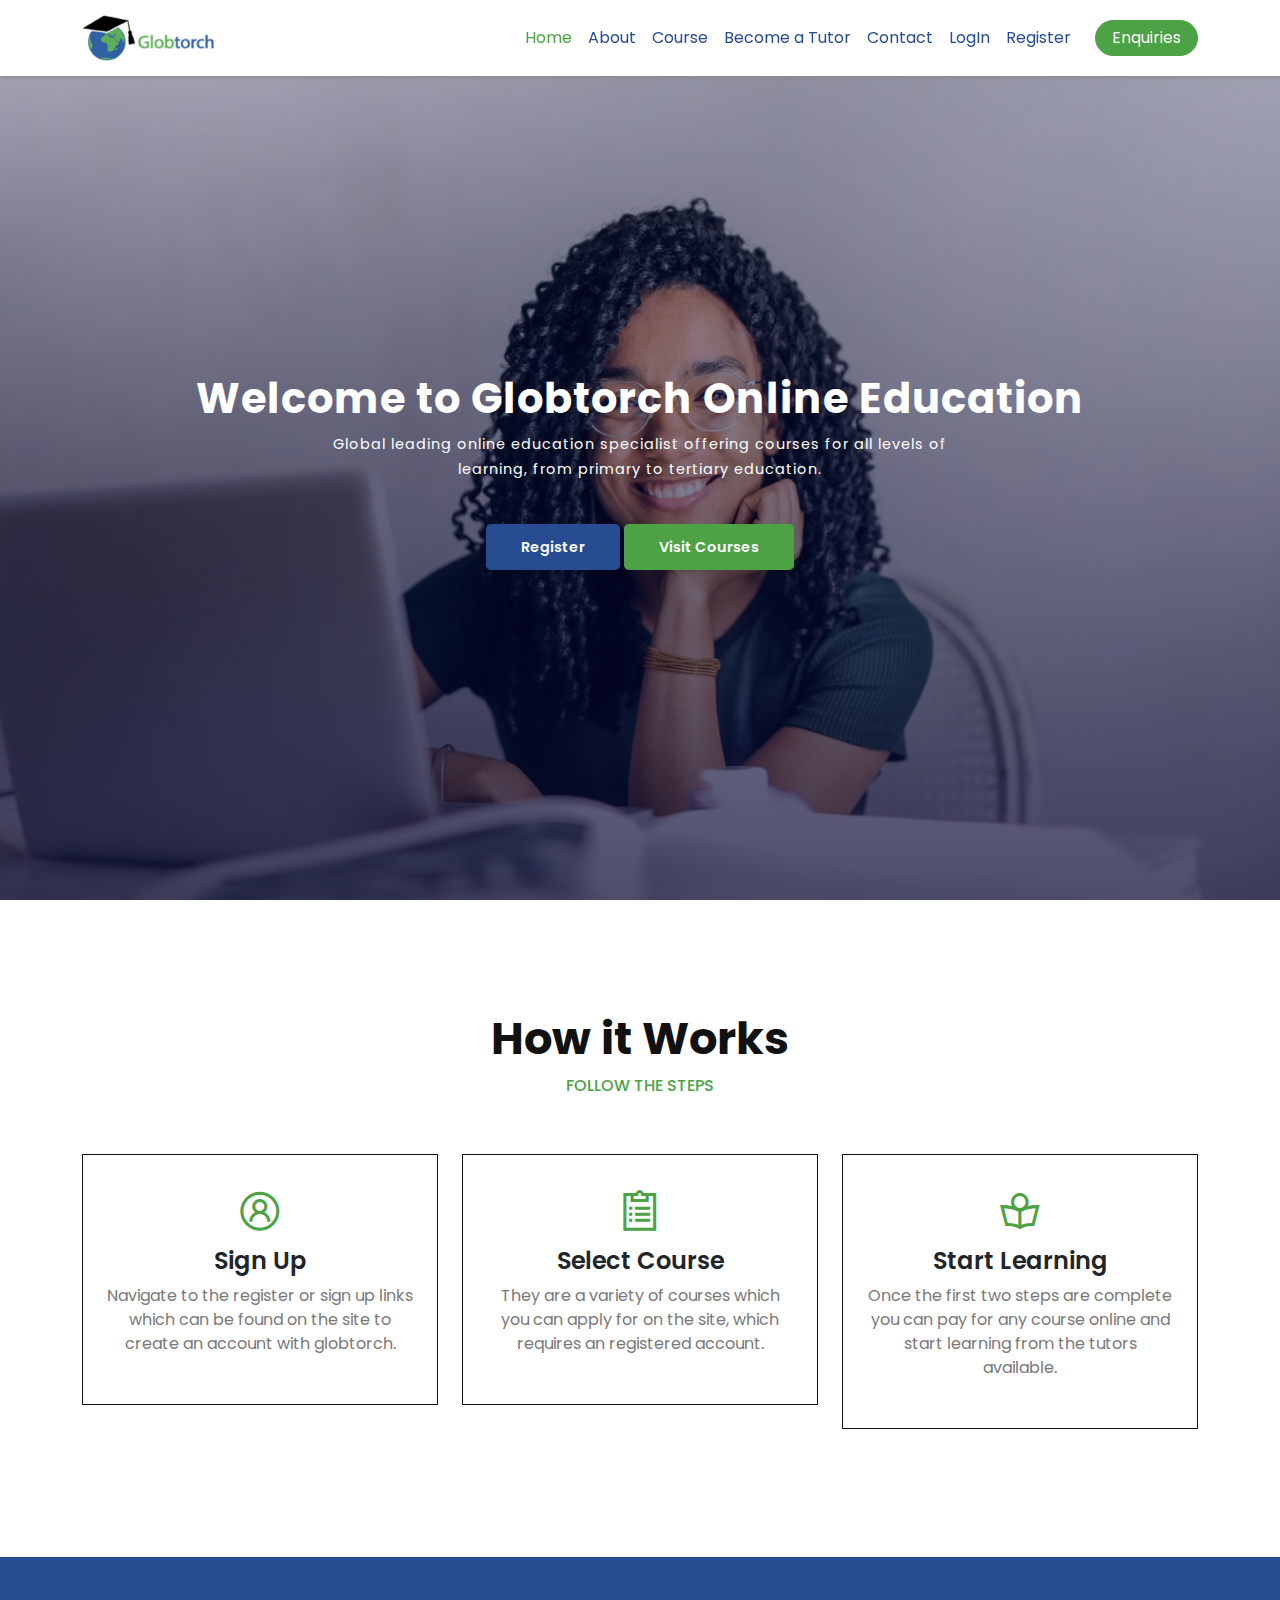
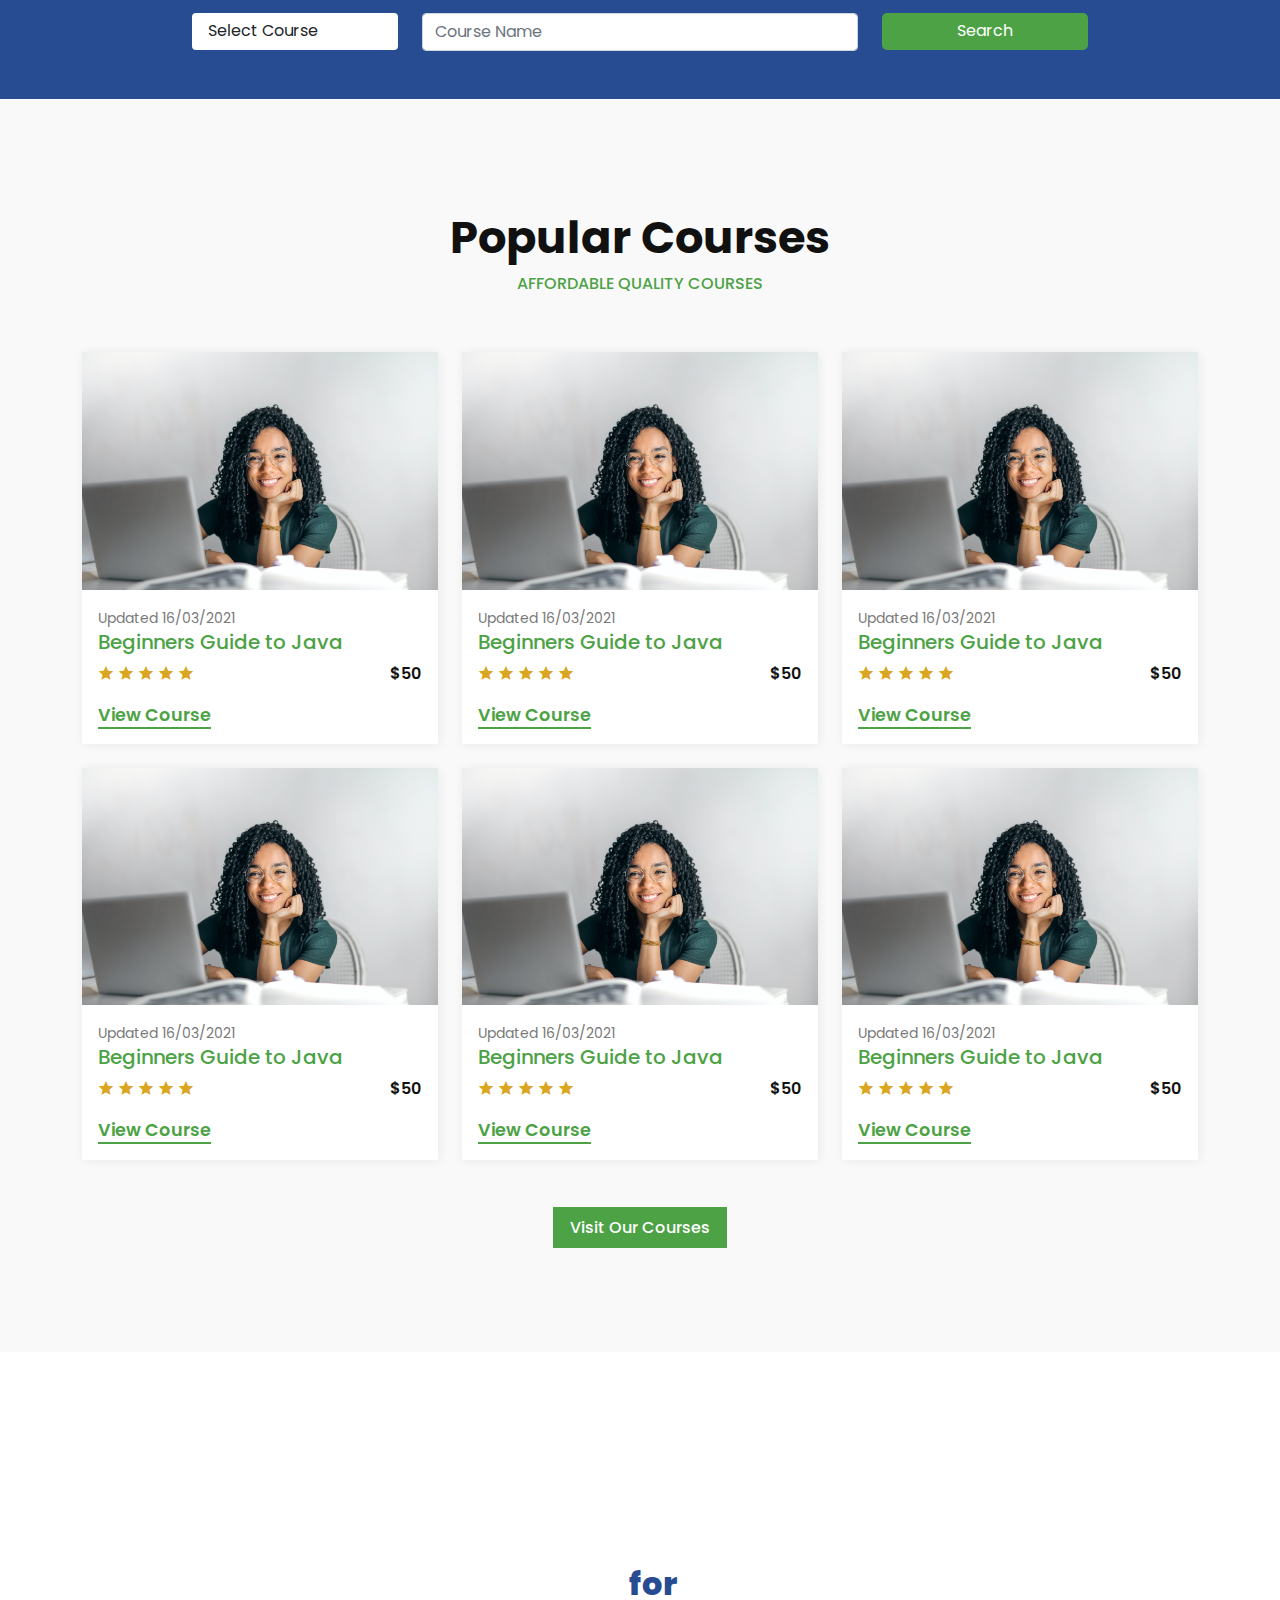
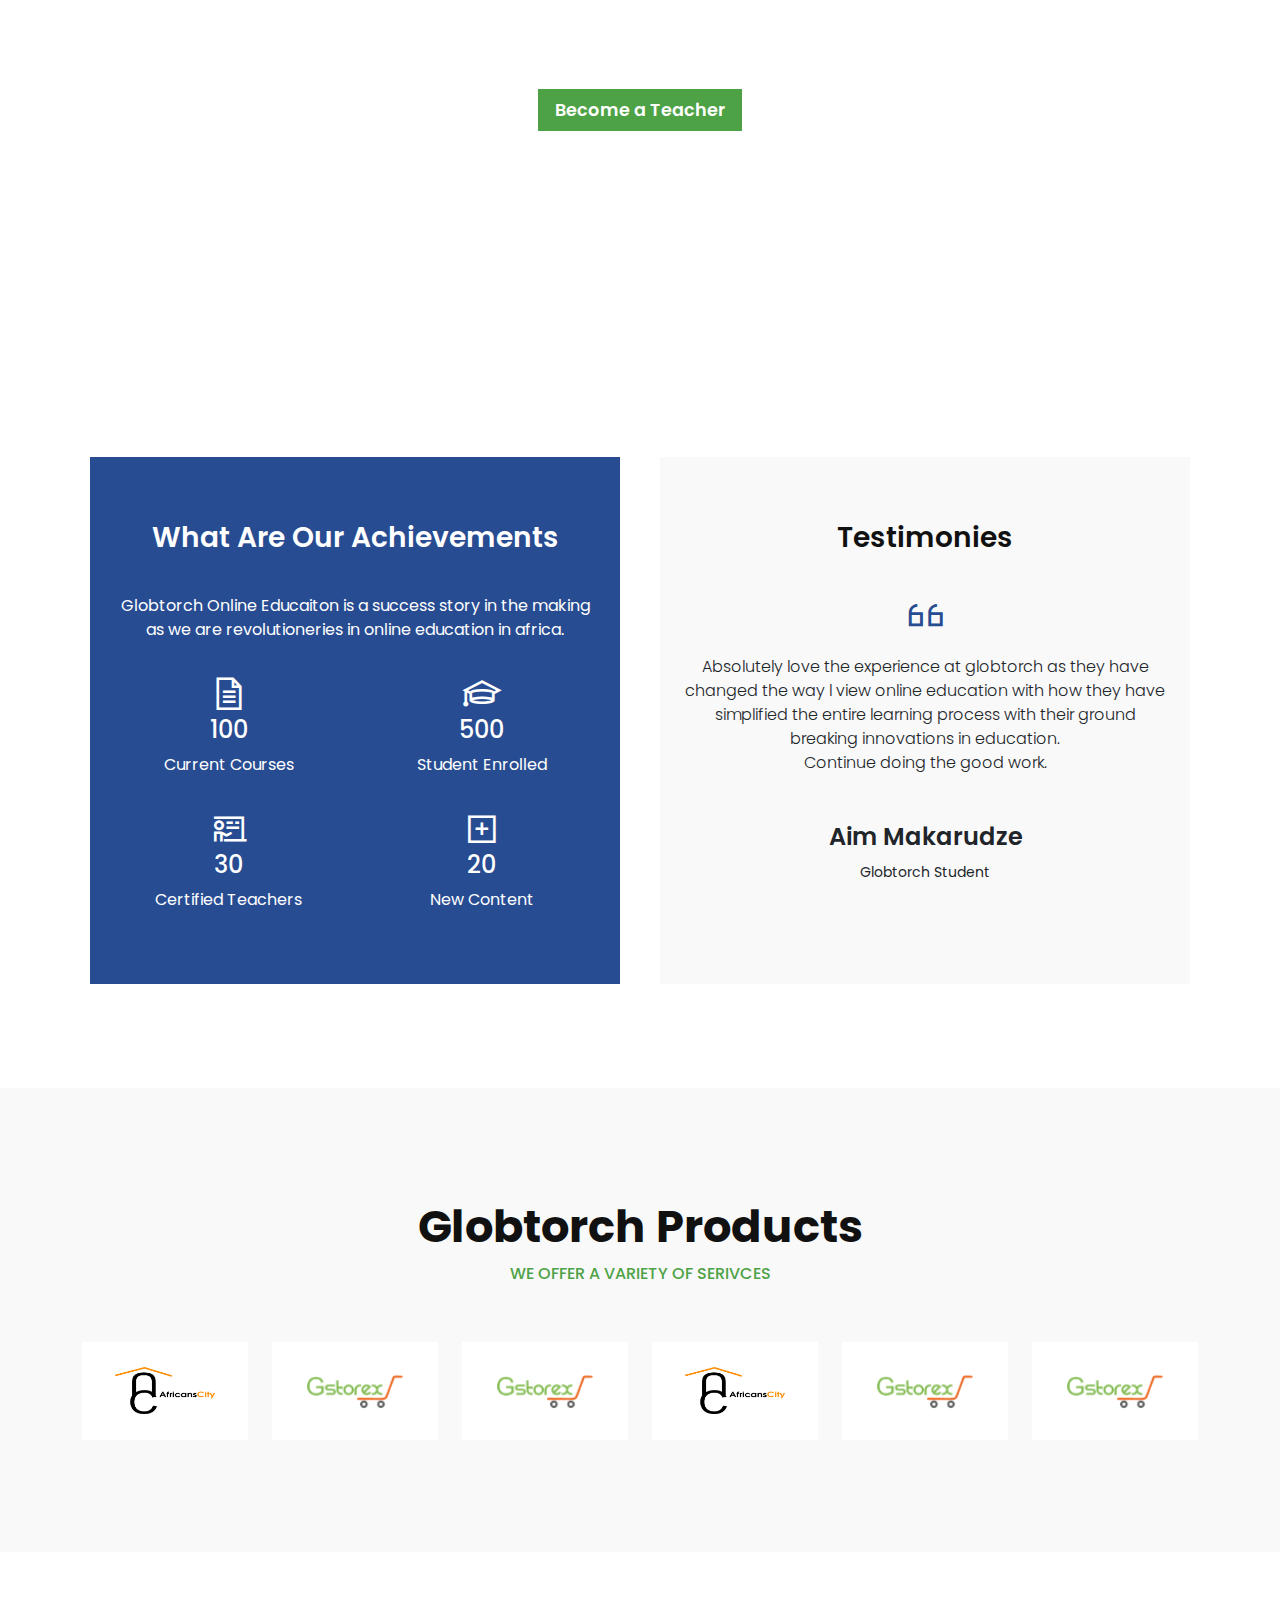
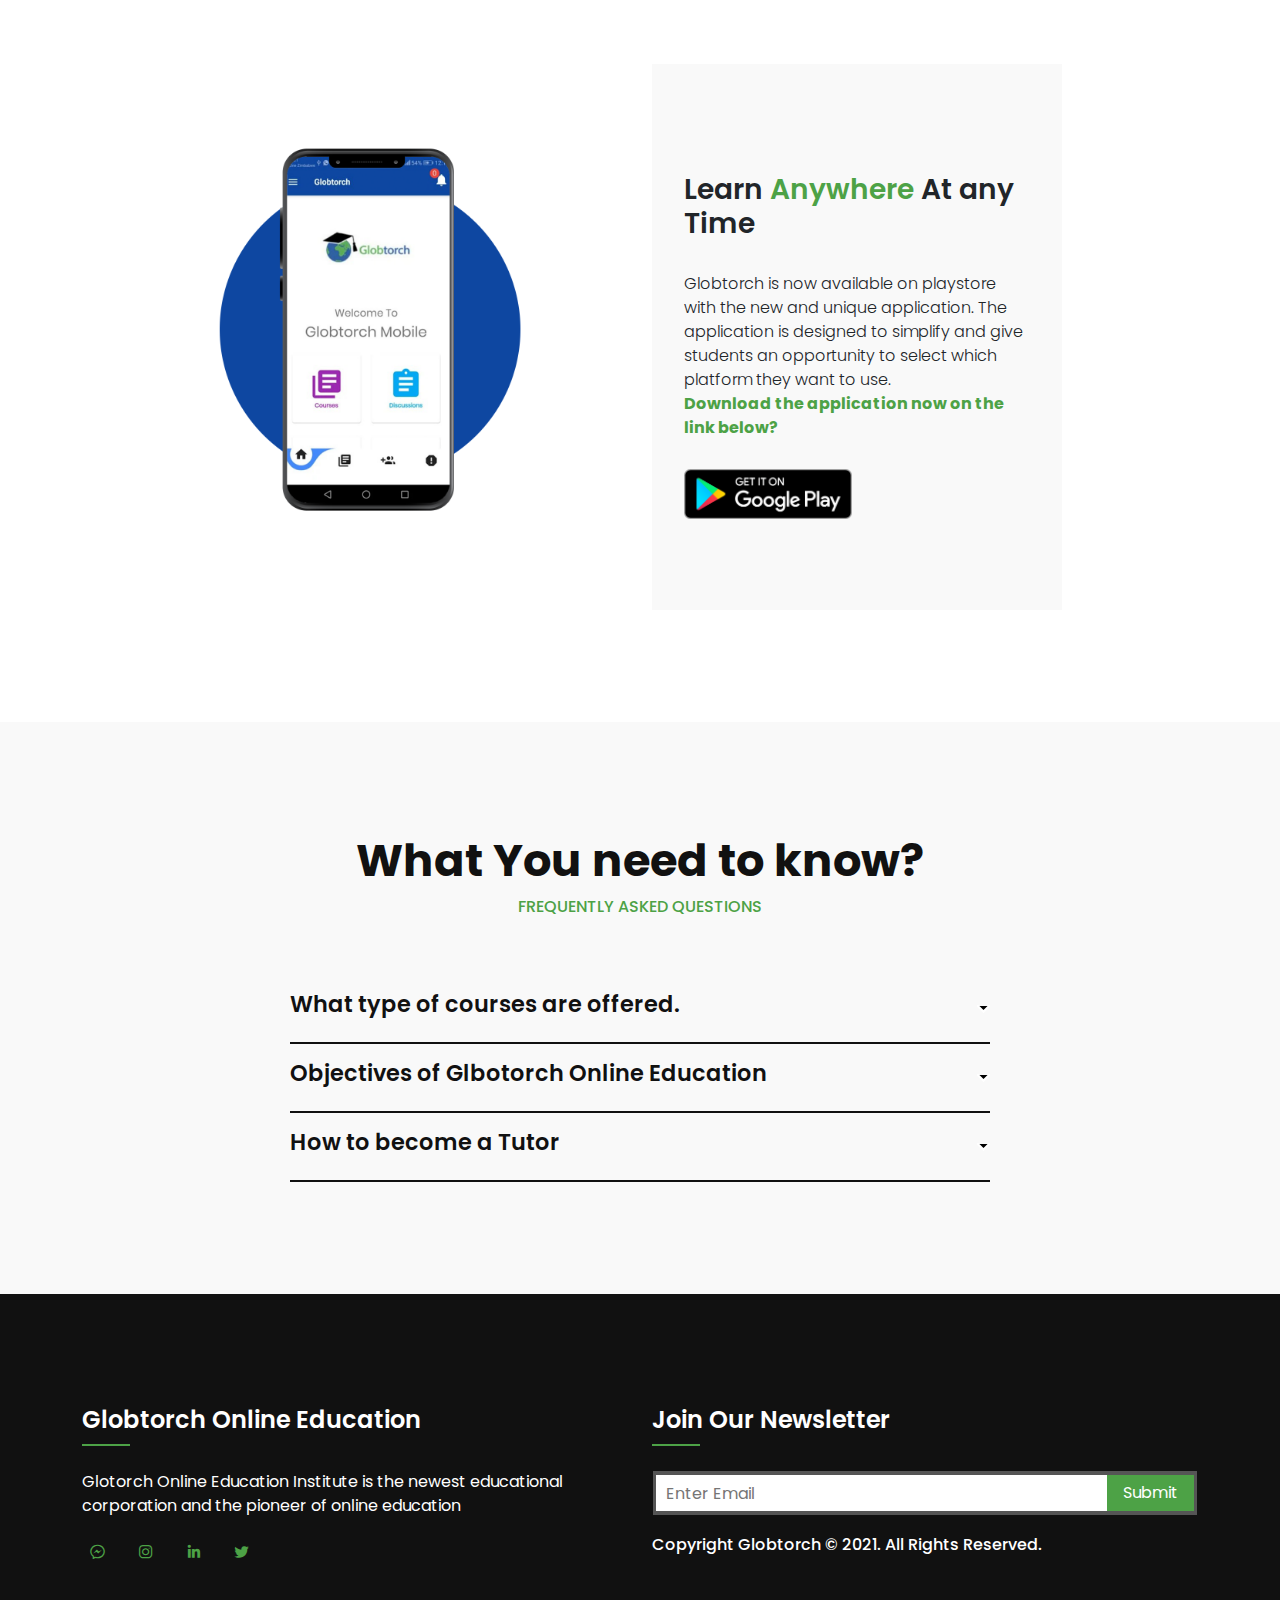
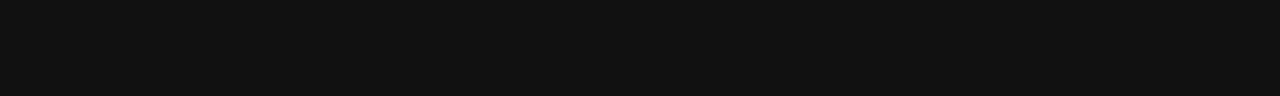
<file: index.html>
<!DOCTYPE html>
<html lang="en">
<head>
    <meta charset="UTF-8">
    <meta http-equiv="X-UA-Compatible" content="IE=edge">
    <meta name="viewport" content="width=device-width, initial-scale=1.0">
    <title>Globtorch Online Learning And Business Solutions</title>
    <!-- bootstrap -->
    <link rel="stylesheet" href="css/bootstrap.min.css">
    <!-- styling -->
    <link rel="stylesheet" href="css/style.css">
    <!-- icons -->
    <link rel="stylesheet" href="icons/css/line-awesome.min.css">
</head>
<body>
  
    
    <!-- ***** Preloader Start ***** -->
    <div id="preloader">
        <div class="jumper">
            <div></div>
            <div></div>
            <div></div>
        </div>
    </div> 

    
    <!-- section home -->
    <section id="b-nav" class="b-nav">
        <nav class="navbar navbar-expand-lg navbar-light fixed-top">
            <div class="container">
              <a class="navbar-brand" href="#">
                  <img src="img/logo/logo.png" alt="logo" height="50px">
              </a>
              <button class="navbar-toggler" type="button" data-bs-toggle="collapse" data-bs-target="#navbarSupportedContent" aria-controls="navbarSupportedContent" aria-expanded="false" aria-label="Toggle navigation">
                <span class="navbar-toggler-icon"></span>
              </button>
              <div class="collapse navbar-collapse" id="navbarSupportedContent">
                <ul class="navbar-nav ms-auto mb-2 sm-mb-1 mb-lg-0 ">
                  <li class="nav-item">
                    <a class="nav-link active" aria-current="page" href="index.html">Home</a>
                  </li>
                  <li class="nav-item">
                    <a class="nav-link" href="/pages/about.html">About</a>
                  </li>
                  <li class="nav-item">
                    <a class="nav-link" href="pages/courses.html">Course</a>
                  </li>
                  <li class="nav-item">
                    <a class="nav-link" href="pages/tutor.html">Become a Tutor</a>
                  </li>
                  <li class="nav-item">
                    <a class="nav-link" href="pages/contact.html">Contact</a>
                  </li>
                  <li class="nav-item">
                    <a class="nav-link" href="accounts/login.html">LogIn</a>
                  </li>
                  <li class="nav-item">
                    <a class="nav-link" href="accounts/register.html">Register</a>
                  </li>
                </ul>
                <div class="nav-btn">
                   <a href="http://api.whatsapp.com/send?phone=771909951">
                    <button  class="enquiries-btn">Enquiries</button>
                   </a>
                </div>
              </div>
            </div>
          </nav>
    </section>
<!-- home -->
    <section id="home">
        <h1>
            Welcome to Globtorch Online Education
        </h1>
        <p>
            Global leading online education specialist offering courses for all levels of learning, from primary to tertiary education.
        </p>
        <div class="btn">
            <a href="#" class="blue">Register</a>
            <a href="#" class="green">Visit Courses</a>
        </div>
    </section>
    <!-- how it work section -->
    <section id="howitwork" class="howitwork">
        <div class="heading ">
            <h2>
                How it Works
            </h2>
            <p>
                Follow the Steps
            </p>
        </div>
        <div class="container">
            <div class="row">
                <div class="col-xl-4 col-lg-4 col-md-4 col-sm-6 col-12">
                    <div class="howbox">
                        <div class="how-icon">
                            <i class="lar la-user-circle"></i>
                        </div>
                        <h4>
                            Sign Up
                        </h4>
                        <p>
                            Navigate to the register or sign up links which can be found on the 
                            site to create an account with globtorch.
                        </p>
                    </div>
                </div>
                <div class="col-xl-4 col-lg-4 col-md-4 col-sm-6 col-12">
                    <div class="howbox">
                        <div class="how-icon">
                            <i class="las la-clipboard-list"></i>
                        </div>
                        <h4>
                            Select Course
                        </h4>
                        <p>
                            They are a variety of courses which you can apply for on the site,
                            which requires an registered account.
                        </p>
                    </div>
                </div>
                <div class="col-xl-4 col-lg-4 col-md-4 col-sm-6 col-12">
                    <div class="howbox">
                        <div class="how-icon">
                            <i class="las la-book-reader"></i>
                        </div>
                        <h4>
                            Start Learning
                        </h4>
                        <p >
                            Once the first two steps are complete you can pay for any course online 
                            and start learning from the tutors available.
                        </p>
                    </div>
                </div>
            </div>
        </div>
    </section>

    <!-- course selection -->
    <section id="course-selector" class="course-selector">
        <div class="cs-wrap">
            <form action="" method="post">
               <div class="row">
                <div class="col-md-3 col-sm-2 col-12 mt-2">
                    <div class="form-group">
                      <select class="form-control" name="" id="">
                        <option>Select Course</option>
                        <option>IT</option>
                        <option>Law</option>
                        <option>Politics</option>
                      </select>
                    </div>
                </div>
                <div class="col-md-36 col-sm-6 col-12 mt-2">
                    <div class="form-group">
                      <input type="text"
                        class="form-control" name="" id="" aria-describedby="helpId" placeholder="Course Name">
                    </div>
                </div>
                <div class="col-md-3 col-sm-2 col-12 mt-2">
                    <button type="button" name="" id="" class="course-search">Search</button>
                </div>
               </div>
            </form>
        </div>
    </section>

    <!-- course section -->
    <section id="courses" class="courses">
        <div class="heading ">
            <h2>
                Popular Courses
            </h2>
            <p>
                Affordable Quality Courses
            </p>
        </div>
        <div class="container">
            <div class="row">
                <div class="col-xl-4 col-lg-4 col-md-4 col-sm-6 col-12">
                    <div class="course-box">
                        <div class="course-img">
                            <img src="/img/bg/girl0study.jpg" class="img-fluid" alt="course-img">
                        </div>
                        <div class="course-text">
                            <div>
                                <small>Updated 16/03/2021</small>
                            </div>
                            <div class="course-name">
                               <h5>
                                Beginners Guide to Java
                               </h5>
                            </div>
                            
                            <div class="stars-money">
                                <div class="stars">
                                    <i class="las la-star"></i>
                                    <i class="las la-star"></i>
                                    <i class="las la-star"></i>
                                    <i class="las la-star"></i>
                                    <i class="las la-star"></i>
                                </div>
                                <div class="money">
                                    <p>
                                        $50
                                    </p>
                                </div>
                            </div>
                            <div class="course-link">
                                <a href="#">View Course</a>
                            </div>
                        </div>
                    </div>
                </div>

                <div class="col-xl-4 col-lg-4 col-md-4 col-sm-6 col-12">
                    <div class="course-box">
                        <div class="course-img">
                            <img src="/img/bg/girl0study.jpg" class="img-fluid" alt="course-img">
                        </div>
                        <div class="course-text">
                            <div>
                                <small>Updated 16/03/2021</small>
                            </div>
                            <div class="course-name">
                               <h5>
                                Beginners Guide to Java
                               </h5>
                            </div>
                            
                            <div class="stars-money">
                                <div class="stars">
                                    <i class="las la-star"></i>
                                    <i class="las la-star"></i>
                                    <i class="las la-star"></i>
                                    <i class="las la-star"></i>
                                    <i class="las la-star"></i>
                                </div>
                                <div class="money">
                                    <p>
                                        $50
                                    </p>
                                </div>
                            </div>
                            <div class="course-link">
                                <a href="#">View Course</a>
                            </div>
                        </div>
                    </div>
                </div>

                <div class="col-xl-4 col-lg-4 col-md-4 col-sm-6 col-12">
                    <div class="course-box">
                        <div class="course-img">
                            <img src="/img/bg/girl0study.jpg" class="img-fluid" alt="course-img">
                        </div>
                        <div class="course-text">
                            <div>
                                <small>Updated 16/03/2021</small>
                            </div>
                            <div class="course-name">
                               <h5>
                                Beginners Guide to Java
                               </h5>
                            </div>
                            
                            <div class="stars-money">
                                <div class="stars">
                                    <i class="las la-star"></i>
                                    <i class="las la-star"></i>
                                    <i class="las la-star"></i>
                                    <i class="las la-star"></i>
                                    <i class="las la-star"></i>
                                </div>
                                <div class="money">
                                    <p>
                                        $50
                                    </p>
                                </div>
                            </div>
                            <div class="course-link">
                                <a href="#">View Course</a>
                            </div>
                        </div>
                    </div>
                </div>

                <div class="col-xl-4 col-lg-4 col-md-4 col-sm-6 col-12">
                    <div class="course-box">
                        <div class="course-img">
                            <img src="/img/bg/girl0study.jpg" class="img-fluid" alt="course-img">
                        </div>
                        <div class="course-text">
                            <div>
                                <small>Updated 16/03/2021</small>
                            </div>
                            <div class="course-name">
                               <h5>
                                Beginners Guide to Java
                               </h5>
                            </div>
                            
                            <div class="stars-money">
                                <div class="stars">
                                    <i class="las la-star"></i>
                                    <i class="las la-star"></i>
                                    <i class="las la-star"></i>
                                    <i class="las la-star"></i>
                                    <i class="las la-star"></i>
                                </div>
                                <div class="money">
                                    <p>
                                        $50
                                    </p>
                                </div>
                            </div>
                            <div class="course-link">
                                <a href="#">View Course</a>
                            </div>
                        </div>
                    </div>
                </div>

                <div class="col-xl-4 col-lg-4 col-md-4 col-sm-6 col-12">
                    <div class="course-box">
                        <div class="course-img">
                            <img src="/img/bg/girl0study.jpg" class="img-fluid" alt="course-img">
                        </div>
                        <div class="course-text">
                            <div>
                                <small>Updated 16/03/2021</small>
                            </div>
                            <div class="course-name">
                               <h5>
                                Beginners Guide to Java
                               </h5>
                            </div>
                            
                            <div class="stars-money">
                                <div class="stars">
                                    <i class="las la-star"></i>
                                    <i class="las la-star"></i>
                                    <i class="las la-star"></i>
                                    <i class="las la-star"></i>
                                    <i class="las la-star"></i>
                                </div>
                                <div class="money">
                                    <p>
                                        $50
                                    </p>
                                </div>
                            </div>
                            <div class="course-link">
                                <a href="#">View Course</a>
                            </div>
                        </div>
                    </div>
                </div>

                <div class="col-xl-4 col-lg-4 col-md-4 col-sm-6 col-12">
                    <div class="course-box">
                        <div class="course-img">
                            <img src="/img/bg/girl0study.jpg" class="img-fluid" alt="course-img">
                        </div>
                        <div class="course-text">
                            <div>
                                <small>Updated 16/03/2021</small>
                            </div>
                            <div class="course-name">
                               <h5>
                                Beginners Guide to Java
                               </h5>
                            </div>
                            
                            <div class="stars-money">
                                <div class="stars">
                                    <i class="las la-star"></i>
                                    <i class="las la-star"></i>
                                    <i class="las la-star"></i>
                                    <i class="las la-star"></i>
                                    <i class="las la-star"></i>
                                </div>
                                <div class="money">
                                    <p>
                                        $50
                                    </p>
                                </div>
                            </div>
                            <div class="course-link">
                                <a href="#">View Course</a>
                            </div>
                        </div>
                    </div>
                </div>
            </div>
            <div class="course-more">
                <a href="#">Visit Our Courses</a>
            </div>
        </div>
    </section>


    <!-- Tutor sectiom -->
    <section id="tutor" class="tutor">
        <div class="tutor-text">
            <h2>
                 Opportunity <span>for</span> Educator's
            </h2>
            <p>
                We have an active vacancy for teachers whom are looking for a 
                place to teach and meet our minimun requirement's to teach
                course.
                The works hours offered are very flexible which is very 
                convinient.

            </p>
            <div class="tutor-link">
                <a href="#">Become a Teacher</a>
            </div>
        </div>
    </section>

    <!-- achivements and testimonies  -->
    <section id="progress-comment" class="progress-comment">
        <div class="container">
            <div class="row">
                <div class="col-xl-6 col-lg-6 col-md-6 col-12">
                    <div class="progress-report">
                        <h3>
                            What Are Our Achievements
                        </h3>
                        <p>
                            Globtorch Online Educaiton is a success story in the making 
                            as we are revolutioneries in online education in africa.
                        </p>
                        <div class="row">
                            <div class="div col-xl-6 col-lg-6 col-md-6 col-sm-6 col-12">
                                <div class="progress-flex">
                                    <div class="icons">
                                        <i class="las la-file-alt"></i>
                                    </div>
                                    <div class="progress-details">
                                        <h4>
                                            100
                                        </h4>
                                        <p>
                                            Current Courses
                                        </p>
                                    </div>
                                </div>
                            </div>
                            <div class="div col-xl-6 col-lg-6 col-md-6 col-sm-6 col-12">
                                <div class="progress-flex">
                                    <div class="icons">
                                        <i class="las la-graduation-cap"></i>
                                    </div>
                                    <div class="progress-details">
                                        <h4>
                                            500
                                        </h4>
                                        <p>
                                            Student Enrolled
                                        </p>
                                    </div>
                                </div>
                            </div>

                            <div class="div col-xl-6 col-lg-6 col-md-6 col-sm-6 col-12">
                                <div class="progress-flex">
                                    <div class="icons">
                                        <i class="las la-chalkboard-teacher"></i>
                                    </div>
                                    <div class="progress-details">
                                        <h4>
                                            30
                                        </h4>
                                        <p>
                                            Certified Teachers
                                        </p>
                                    </div>
                                </div>
                            </div>

                            <div class="div col-xl-6 col-lg-6 col-md-6 col-sm-6 col-12">
                                <div class="progress-flex">
                                    <div class="icons">
                                        <i class="las la-plus-square"></i>
                                    </div>
                                    <div class="progress-details">
                                        <h4>
                                            20
                                        </h4>
                                        <p>
                                            New Content
                                        </p>
                                    </div>
                                </div>
                            </div>
                        </div>
                    </div>
                </div>
                <div class="col-xl-6 col-lg-6 col-md-6 col-12">
                    <div class="comment">
                        <h3>
                            Testimonies
                        </h3>
                        <div class="comment-text">
                            <div>
                                <i class="las la-quote-left"></i>
                            </div>
                            <p>
                                Absolutely love the experience at globtorch as they have 
                                changed the way l view online education with how they
                                 have simplified the entire learning process 
                                with their ground breaking innovations in education. <br>
                                Continue doing the good work.
                            </p>
                            <div class="comment-author">
                                <h4>
                                    Aim Makarudze
                                </h4>
                                <small>Globtorch Student</small>
                               
                            </div>
                        </div>
                    </div>
                </div>
            </div>
        </div>
    </section>

    <!-- other services -->
    <section id="service" class="service">
        <div class="heading ">
            <h2>
                Globtorch Products
            </h2>
            <p>
                We offer a variety of serivces
            </p>
        </div>
        <div class="container">
            <div class="row">
                <div class="col-xl-2 col-lg-2 col-md-4 col-sm-6 col-12">
                    <a href="#">
                        <div class="logo-box">
                            <img src="img/products/africancity.png" alt="" class="img-fluid">
                        </div>
                    </a>
                </div>
                <div class="col-xl-2 col-lg-2 col-md-4 col-sm-6 col-12">
                    <a href="#">
                        <div class="logo-box">
                            <img src="img/products/gstorex.png" alt="" class="img-fluid">
                        </div>
                    </a>
                </div>
                <div class="col-xl-2 col-lg-2 col-md-4 col-sm-6 col-12">
                    <a href="#">
                        <div class="logo-box">
                            <img src="img/products/gstorex.png" alt="" class="img-fluid">
                     </div>
                    </a>
                </div>
                <div class="col-xl-2 col-lg-2 col-md-4 col-sm-6 col-12">
                    <a href="#"><div class="logo-box">
                        <img src="img/products/africancity.png" alt="" class="img-fluid">
                    </div></a>
                </div>
                <div class="col-xl-2 col-lg-2 col-md-4 col-sm-6 col-12" class="img-fluid">
                   <a href="#">
                        <div class="logo-box">
                            <img src="img/products/gstorex.png" alt="" class="img-fluid">
                     </div>
                    </a>
                </div>
                <div class="col-xl-2 col-lg-2 col-md-4 col-sm-6 col-12">
                    <a href="#">
                        <div class="logo-box">
                            <img src="img/products/gstorex.png" alt="" class="img-fluid">
                     </div>
                    </a>
                </div>
            </div>
        </div>
    </section>

    <!-- android css -->
    <section id="app" class="app">
        <div class="container">
            <div class="row">
                <div class="col-xl-6 col-lg-6 col-md-6 col-12">
                    <div class="app-box">
                        <img src="img/course art/globtoch-2.png" alt="phone-img" class="img-fluid">
                    </div>
                </div>
                <div class="col-xl-6 col-lg-6 col-md-6 col-12">
                    <div class="app-text">
                        <h3>
                            Learn <span>Anywhere</span> At any Time
                        </h3>
                        <p>
                           Globtorch is now available on playstore with the new and unique application.
                           The application is designed to simplify and give students an opportunity 
                           to select which platform they want to use.
                           <br>
                           <span class="fw-bold">
                            Download the application now on the link below?
                           </span>
                        </p>
                        <div class="img-link">
                            <a href="#">
                                <img src="/img/course art/android-link.png" alt="adnroid link" class="img-fluid">
                            </a>
                        </div>
                    </div>
                </div>
            </div>
        </div>
    </section>

    <!-- faqs section -->
    <section class="faqs" id="faqs">
        <div class="heading">
            <h2>
                What You need to know?
            </h2>
            <p>
                Frequently Asked questions
            </p>
        </div>
        <div class="container">
            <div class="acc-box">
                <div>
                    <div class="faq">
                        <div class="question">
                            <h3>
                                What type of courses are offered.
                            </h3>
                            <svg width="13" height="10" viewBox="0 0 42 25">
                                <path d="M3 3L21 21L39 3" stroke="white" stroke-width="7" stroke-linecap="round"  />
                            </svg>
                        </div>
                        <div class="answer">
                            <p>Courses offered at Globtorch Online Education fall under different categories 
                                and have different requirements to learn them. 
                                Whether you are a beginner or have prior knowledge 
                                of the course topics there is always something to
                                 learn online as we have the best tutors available.</p>
                        </div>
                    </div>
            
                    <div class="faq">
                        <div class="question">
                            <h3>
                                Objectives of Glbotorch Online Education
                            </h3>
                            <svg width="13" height="10" viewBox="0 0 42 25">
                                <path d="M3 3L21 21L39 3" stroke="white" stroke-width="7" stroke-linecap="round"  />
                            </svg>
                        </div>
                        <div class="answer">
                            <p>Globtorch Online Education seeks to be part of the revolutionary process of transforming the education 
                                sector into a digital and engaging process between tutors and students..</p>
                        </div>
                    </div>
            
                    <div class="faq">
                        <div class="question">
                            <h3>
                                How to become a Tutor
                            </h3>
                            <svg width="13" height="10" viewBox="0 0 42 25">
                                <path d="M3 3L21 21L39 3" stroke="white" stroke-width="7" stroke-linecap="round"  />
                            </svg>
                        </div>
                        <div class="answer">
                            <p>It is easy to become a teacher at Globtorch. Open the <strong>Become a
                                teacher</strong> link on the navigation, once the page has been rendered 
                                 create an account as a teacher. After registration is complete you can 
                                create content for the course waiting to be verified by the Globtorch.</p>
                        </div>
                    </div>
                </div>
            </div>
        </div>
    </section>


    <!-- footer section -->

    <section id="footer" class="footer">
        <div class="container">
            <div class="row d-flex justify-content-center">
                <div class="col-md-6 col-sm-12 col-12">
                    <div class="footer-content">
                        <div class="newsletter">
                           <h4>
                               Globtorch Online Education
                           </h4>
                           <div class="small-line"></div>
                           <div>
                               <p class="text-white">
                                Glotorch Online Education Institute is the newest 
                                educational corporation and the pioneer of online 
                                education
                           </div>
                           <div class="social-links">
                            <ul>
                                <li><a href="#"><i class="lab la-facebook-messenger"></i></a></li>
                                <li><a href="#"><i class="lab la-instagram"></i></a></li>
                                <li><a href="#"><i class="lab la-linkedin-in"></i></a></li>
                                <li><a href="#"><i class="lab la-twitter"></i></a></li>
                            </ul>
                        </div>
                        </div>
                    </div>
                </div>
               
                <div class="col-md-6 col-sm-12 col-12">
                    <div class="footer-content">
                        <div class="newsletter">
                           <h4>
                               Join Our Newsletter
                           </h4>
                           <div class="small-line"></div>
                           <form action="">
                               <input type="text" placeholder="Enter Email">
                               <button type="submit">Submit</button>
                           </form>
                           
                           <div class="footer-bottom">
                            <p>
                                Copyright Globtorch © 2021. All Rights Reserved.
                            </p>
                        </div>
                           
                        </div>
                    </div>
                </div>
            </div>
        </div>
        
    </section>

           <!-- Optional JavaScript -->
   <script src="js/jquery-3.5.1.js"></script>
   <script src="js/popper.min.js"></script>
   <script src="js/bootstrap.min.js"></script>
   <script src="js/accordian.js"></script>
   <script src="/js/main.js"></script>
</body>
</html>
</file>
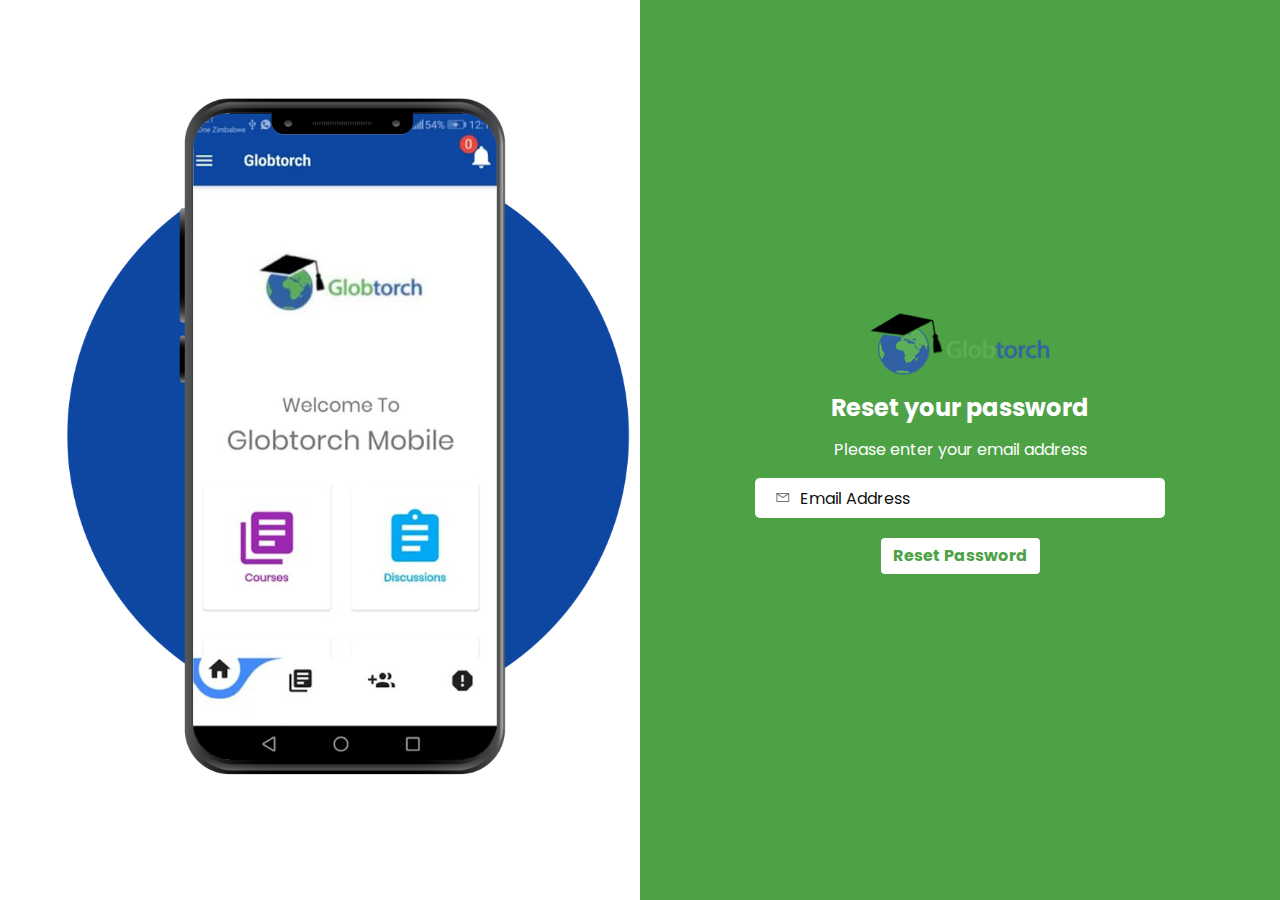
<file: accounts/forget.html>
<!DOCTYPE html>
<html lang="en">
<head>
    <meta charset="UTF-8">
    <meta http-equiv="X-UA-Compatible" content="IE=edge">
    <meta name="viewport" content="width=device-width, initial-scale=1.0">
    <title>Globtorch | Forgot Account</title>

    <!-- css -->
    <link rel="stylesheet" href="../css/acc.css">
    <!-- bootstrap -->
    <link rel="stylesheet" href="../css/bootstrap.min.css">
    <!-- line awesome icons -->
    <link rel="stylesheet" href="../icons/css/line-awesome.min.css">
</head>
<body>
   
    <div class="container-fluid">
        <div class="row">
            <div class="col-lg-6 col-md-6 d-none d-md-block image-container">

            </div>
            <div class="col-lg-6 col-md-6 form-container">
                <div class="col-lg-8 col-md-12 col-sm-9 col-xs-12 form-box text-center">
                    <div class="logo mb-3 text-center">
                        <img src="../img/logo/logo.png" alt="logo">
                    </div>
                    <div class="reset-form d-block">
                        <form action="" class="reset-password-form">
                            <h4 class="mb-3">
                                Reset your password
                            </h4>
                            <p class="mb-3 text-white">
                                Please enter your email address
                            </p>
                            <div class="form-input">
                                <span><i class="las la-envelope"></i></span>
                                <input type="email" placeholder="Email Address" required>

                            </div>
                            <div class="mb-3">
                                <button class="btn" type="submit">Reset Password</button>
                            </div>
                        </form>
                    </div>
                </div>
            </div>
        </div>
    </div>
</body>
</html>
</file>
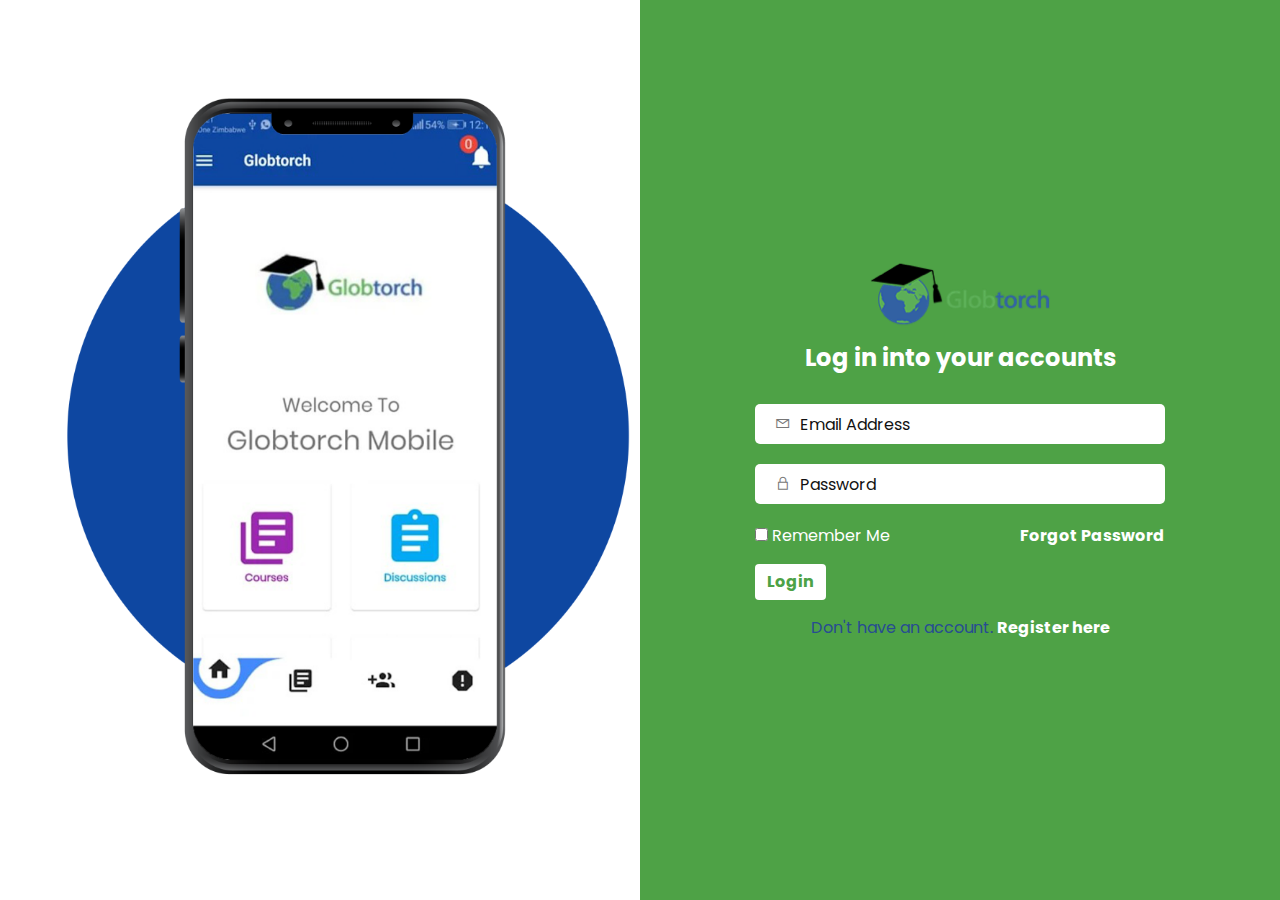
<file: accounts/login.html>
<!DOCTYPE html>
<html lang="en">
<head>
    <meta charset="UTF-8">
    <meta http-equiv="X-UA-Compatible" content="IE=edge">
    <meta name="viewport" content="width=device-width, initial-scale=1.0">
    <title>Document</title>

    <!-- css -->
    <link rel="stylesheet" href="../css/acc.css">
    <!-- bootstrap -->
    <link rel="stylesheet" href="../css/bootstrap.min.css">
    <!-- line awesome icons -->
    <link rel="stylesheet" href="../icons/css/line-awesome.min.css">
</head>
<body>
   
    <div class="container-fluid">
        <div class="row">
            <div class="col-lg-6 col-md-6 d-none d-md-block image-container">

            </div>
            <div class="col-lg-6 col-md-6 form-container">
                <div class="col-lg-8 col-md-12 col-sm-9 col-xs-12 form-box text-center">
                    <div class="logo mb-3">
                        <img src="../img/logo/logo.png" alt="logo">
                    </div>
                    <div class="heading mb-4">
                        <h4>
                            Log in into your accounts
                        </h4>
                    </div>
                    <form action="">
                        <div class="form-input">
                            <span><i class="las la-envelope"></i></span>
                            <input type="email" placeholder="Email Address" required>
                        </div>
                        <div class="form-input">
                            <span><i class="las la-lock"></i></span>
                            <input type="password" placeholder="Password" required>
                        </div>
                        <div class="row mb-3">
                            <div class="col-6 d-flex">
                                <div class="custom-control custom-checkbox">
                                    <input type="checkbox" class="custom-control-input" id="cb1">
                                   <label class="text-white custom-control-label">Remember Me</label>
                                </div>
                            </div>
                            <div class="col-6 text-end">
                                <a href="forget.html" class="forget-link">Forgot Password</a>
                            </div>
                        </div>
                        <div class="text-start my-3">
                            <button type="submit" class="btn">Login</button>
                        </div>
                        <div style="color: #274c92;">
                            Don't have an account.
                            <a href="register.html" class="register-link">Register here</a>
                        </div>
                    </form>
                </div>
            </div>
        </div>
    </div>
</body>
</html>
</file>
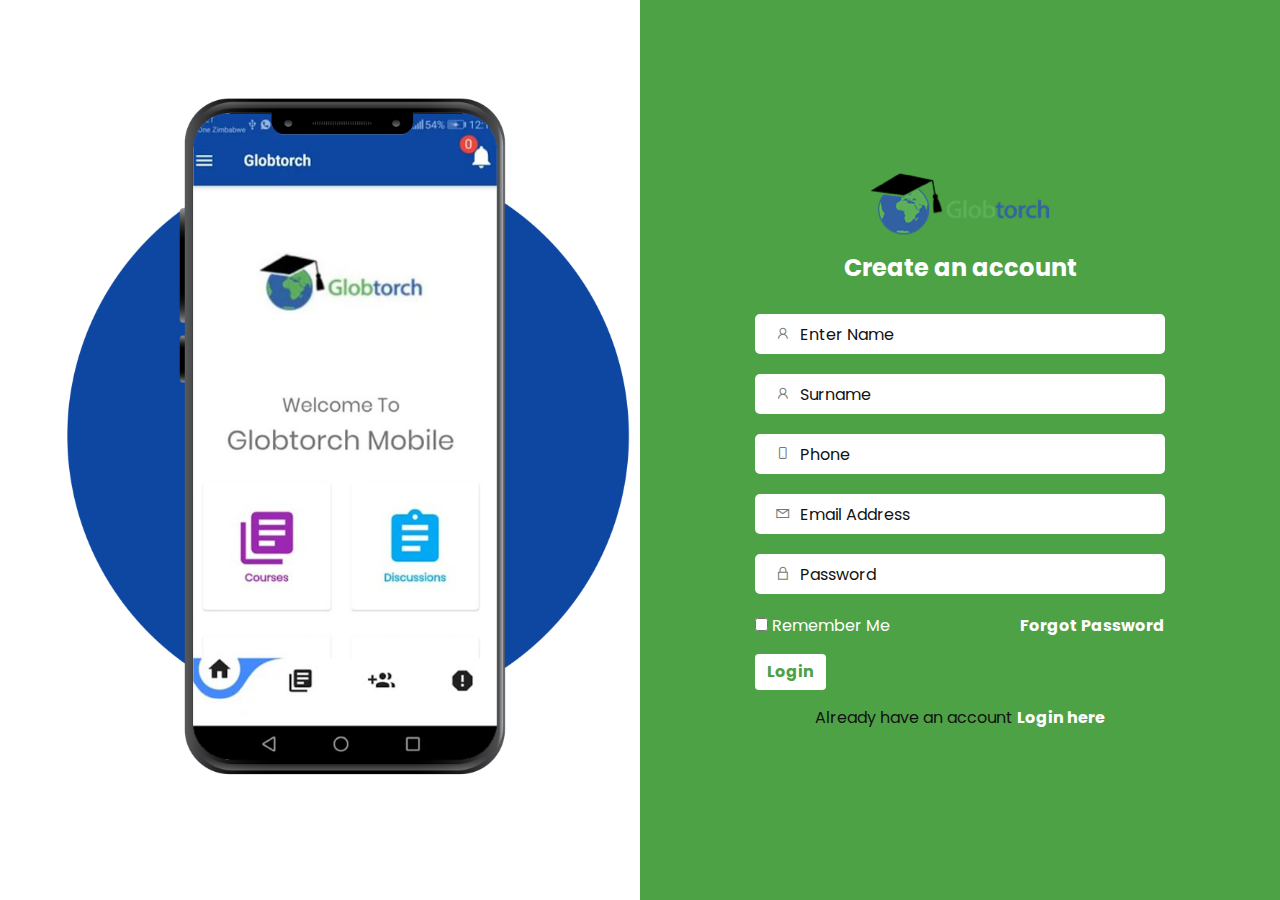
<file: accounts/register.html>
<!DOCTYPE html>
<html lang="en">
<head>
    <meta charset="UTF-8">
    <meta http-equiv="X-UA-Compatible" content="IE=edge">
    <meta name="viewport" content="width=device-width, initial-scale=1.0">
    <title>Document</title>

    <!-- css -->
    <link rel="stylesheet" href="../css/acc.css">
    <!-- bootstrap -->
    <link rel="stylesheet" href="../css/bootstrap.min.css">
    <!-- line awesome icons -->
    <link rel="stylesheet" href="../icons/css/line-awesome.min.css">
</head>
<body>
   
    <div class="container-fluid">
        <div class="row">
            <div class="col-lg-6 col-md-6 d-none d-md-block image-container">

            </div>
            <div class="col-lg-6 col-md-6 form-container">
                <div class="col-lg-8 col-md-12 col-sm-9 col-xs-12 form-box text-center">
                    <div class="logo mb-3">
                        <img src="../img/logo/logo.png" alt="logo">
                    </div>
                    <div class="heading mb-4">
                        <h4>
                           Create an account
                        </h4>
                    </div>
                    <form action="">
                        <div class="form-input">
                            <span><i class="las la-user"></i></span>
                            <input type="text" placeholder="Enter Name" required>
                        </div>
                        <div class="form-input">
                            <span><i class="las la-user"></i></span>
                            <input type="text" placeholder="Surname" required>
                        </div>
                        <div class="form-input">
                            <span><i class="las la-mobile-alt"></i></span>
                            <input type="number" placeholder="Phone" required>
                        </div>
                        <div class="form-input">
                            <span><i class="las la-envelope"></i></span>
                            <input type="email" placeholder="Email Address" required>
                        </div>

                        <div class="form-input">
                            <span><i class="las la-lock"></i></span>
                            <input type="password" placeholder="Password" required>
                        </div>
                        <div class="row mb-3">
                            <div class="col-6 d-flex">
                                <div class="custom-control custom-checkbox">
                                    <input type="checkbox" class="custom-control-input" id="cb1">
                                   <label class="text-white custom-control-label">Remember Me</label>
                                </div>
                            </div>
                            <div class="col-6 text-end">
                                <a href="forget.html" class="forget-link">Forgot Password</a>
                            </div>
                        </div>
                        <div class="text-start my-3">
                            <button type="submit" class="btn">Login</button>
                        </div>
                        <div style="color: #111;">
                            Already have an account
                            <a href="login.html" class="register-link">Login here</a>
                        </div>
                    </form>
                </div>
            </div>
        </div>
    </div>
</body>
</html>
</file>
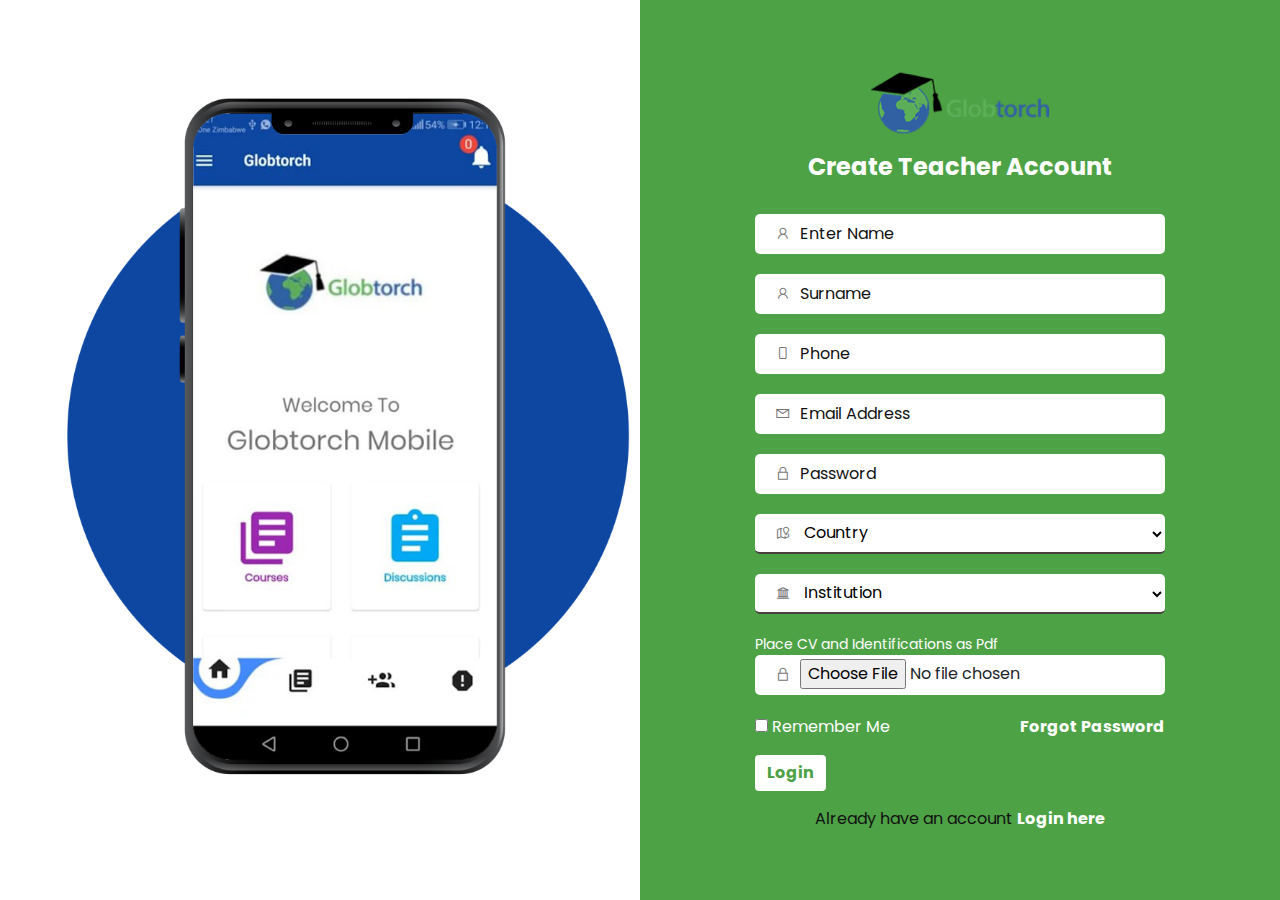
<file: accounts/teacher.html>
<!DOCTYPE html>
<html lang="en">
<head>
    <meta charset="UTF-8">
    <meta http-equiv="X-UA-Compatible" content="IE=edge">
    <meta name="viewport" content="width=device-width, initial-scale=1.0">
    <title>Document</title>

    <!-- css -->
    <link rel="stylesheet" href="../css/acc.css">
    <!-- bootstrap -->
    <link rel="stylesheet" href="../css/bootstrap.min.css">
    <!-- line awesome icons -->
    <link rel="stylesheet" href="../icons/css/line-awesome.min.css">
</head>
<body>
   
    <div class="container-fluid">
        <div class="row">
            <div class="col-lg-6 col-md-6 d-none d-md-block image-container">

            </div>
            <div class="col-lg-6 col-md-6 form-container">
                <div class="col-lg-8 col-md-12 col-sm-9 col-xs-12 form-box text-center">
                    <div class="logo mb-3">
                        <img src="../img/logo/logo.png" alt="logo">
                    </div>
                    <div class="heading mb-4">
                        <h4>
                           Create Teacher Account
                        </h4>
                    </div>
                    <form action="">
                        <div class="form-input">
                            <span><i class="las la-user"></i></span>
                            <input type="text" placeholder="Enter Name" required>
                        </div>
                        <div class="form-input">
                            <span><i class="las la-user"></i></span>
                            <input type="text" placeholder="Surname" required>
                        </div>
                        <div class="form-input">
                            <span><i class="las la-mobile-alt"></i></span>
                            <input type="number" placeholder="Phone" required>
                        </div>
                        <div class="form-input">
                            <span><i class="las la-envelope"></i></span>
                            <input type="email" placeholder="Email Address" required>
                        </div>

                        <div class="form-input">
                            <span><i class="las la-lock"></i></span>
                            <input type="password" placeholder="Password" required>
                        </div>
                        <div class="form-input">
                            <span><i class="las la-map-marked"></i></span>
                                <select class="custom-select" name="" id="">
                                    <option selected disabled>Country</option>
                                    <option value="">Zimbabwe</option>
                                    <option value=""></option>
                                    <option value=""></option>
                                </select>     
                        </div>
                        <div class="form-input">
                            <span><i class="las la-university"></i></span>
                                <select class="custom-select" name="" id="">
                                    <option selected disabled>Institution</option>
                                    <option value="">Midlands State</option>
                                    <option value=""></option>
                                    <option value=""></option>
                                </select>     
                        </div>

                       <small class="text-white d-flex justify-content-start">
                           Place CV and Identifications as Pdf
                       </small>
                       <div class="form-input">
                        <span><i class="las la-lock"></i></span>
                        <input type="file" placeholder="Password" class="pt-1" required>
                    </div>
                        
                        <div class="row mb-3">
                            <div class="col-6 d-flex">
                                <div class="custom-control custom-checkbox">
                                    <input type="checkbox" class="custom-control-input" id="cb1">
                                   <label class="text-white custom-control-label">Remember Me</label>
                                </div>
                            </div>
                            <div class="col-6 text-end">
                                <a href="forget.html" class="forget-link">Forgot Password</a>
                            </div>
                        </div>
                        <div class="text-start my-3">
                            <button type="submit" class="btn">Login</button>
                        </div>
                        <div style="color: #111;">
                            Already have an account
                            <a href="login.html" class="register-link">Login here</a>
                        </div>
                    </form>
                </div>
            </div>
        </div>
    </div>
</body>
</html>
</file>
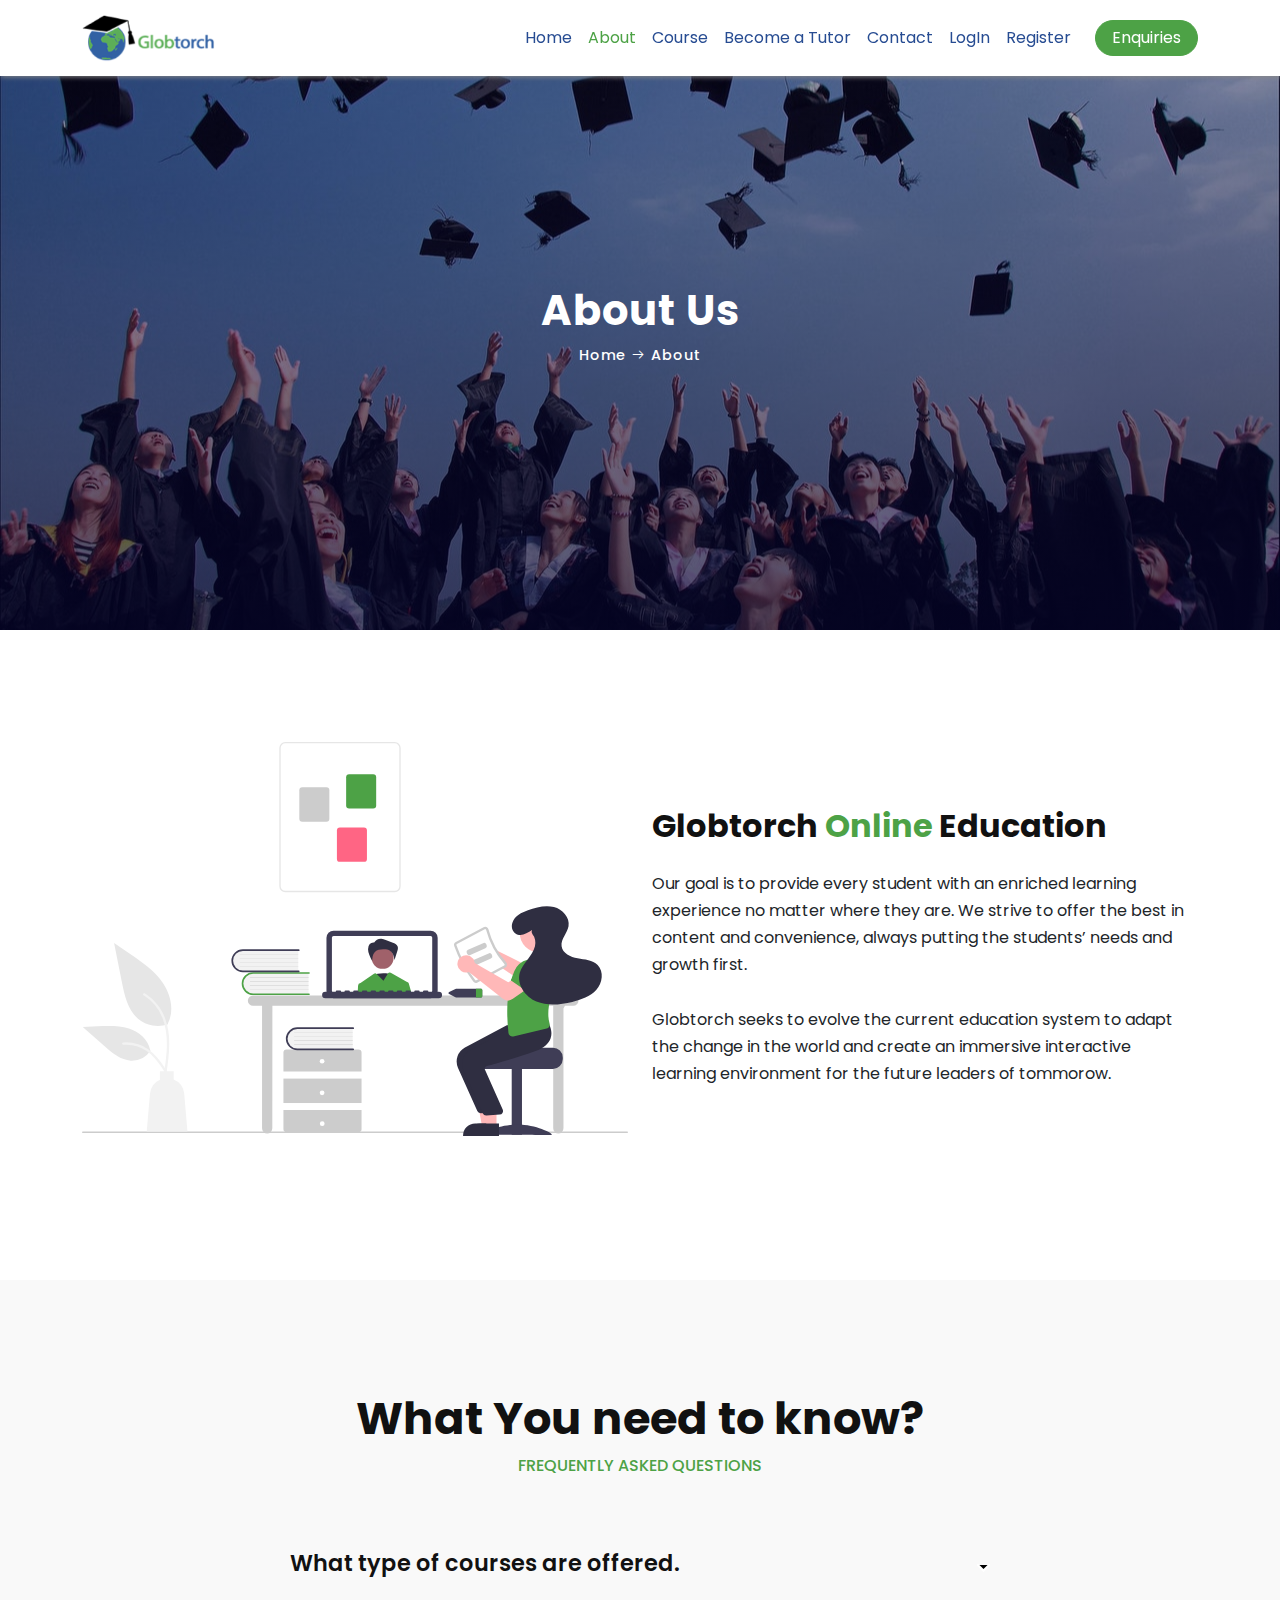
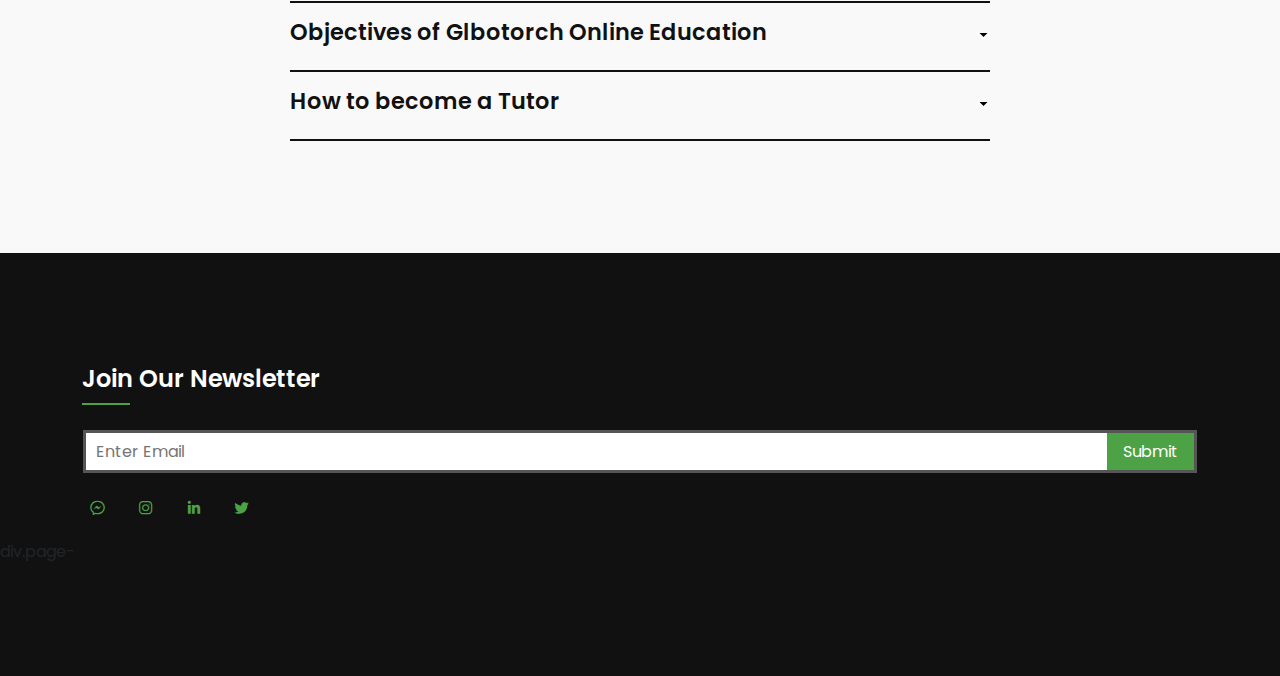
<file: pages/about.html>
<!DOCTYPE html>
<html lang="en">
<head>
    <meta charset="UTF-8">
    <meta http-equiv="X-UA-Compatible" content="IE=edge">
    <meta name="viewport" content="width=device-width, initial-scale=1.0">
    <title>Globtorch Online Learning And Business Solutions</title>
    <!-- bootstrap -->
    <link rel="stylesheet" href="../css/bootstrap.min.css">
    <!-- styling -->
    <link rel="stylesheet" href="../css/style.css">
    <!-- icons -->
    <link rel="stylesheet" href="../icons/css/line-awesome.min.css">
</head>
<body>
  <!-- preloader -->
    <div id="preloader">
        <div class="jumper">
            <div></div>
            <div></div>
            <div></div>
        </div>
    </div> 
    <!-- section home -->
    <section id="b-nav" class="b-nav">
        <nav class="navbar navbar-expand-lg navbar-light fixed-top">
            <div class="container">
              <a class="navbar-brand" href="#">
                  <img src="../img/logo/logo.png" alt="logo" height="50px">
              </a>
              <button class="navbar-toggler" type="button" data-bs-toggle="collapse" data-bs-target="#navbarSupportedContent" aria-controls="navbarSupportedContent" aria-expanded="false" aria-label="Toggle navigation">
                <span class="navbar-toggler-icon"></span>
              </button>
              <div class="collapse navbar-collapse" id="navbarSupportedContent">
                <ul class="navbar-nav ms-auto mb-2 sm-mb-1 mb-lg-0 ">
                  <li class="nav-item">
                    <a class="nav-link " aria-current="page" href="../index.html">Home</a>
                  </li>
                  <li class="nav-item">
                    <a class="nav-link active" href="about.html">About</a>
                  </li>
                  <li class="nav-item">
                    <a class="nav-link " href="courses.html">Course</a>
                  </li>
                  <li class="nav-item">
                    <a class="nav-link" href="tutor.html">Become a Tutor</a>
                  </li>
                  <li class="nav-item">
                    <a class="nav-link" href="contact.html">Contact</a>
                  </li>
                  <li class="nav-item">
                    <a class="nav-link" href="login.html">LogIn</a>
                  </li>
                  <li class="nav-item">
                    <a class="nav-link" href="register.html">Register</a>
                  </li>
                </ul>
                <div class="nav-btn">
                    <button class="enquiries-btn">Enquiries</button>
                </div>
              </div>
            </div>
          </nav>
    </section>
<!-- home -->
    <section id="landing-page">
        <h1>
            About Us
        </h1>
        <p>
            <a href="../index.html">Home</a> 
            <span>
                <i class="las la-arrow-right"></i>
            </span>
            About
        </p>
    </section>

    <!-- company details -->
    <section id="company-profile" class="company-profile">
      <div class="container">
        <div class="row">
          <div class="col-md-6 col-sm-12 col-12">
            <div class="profile-img">
              <img src="../img/course art/undraw_Online_learning_re_qw08.svg" alt="" class="img-fluid">
            </div>
          </div>
          <div class="col-md-6 col-sm-12 col-12">
            <div class="profile-details">
              <div>
                <h2>
                   Globtorch <span>
                     Online
                   </span> Education
                </h2>
                <p>
                  
                    Our goal is to provide every student with an enriched 
                    learning experience no matter where they are. We
                     strive to offer the best in content and 
                     convenience, always putting the students’ needs 
                     and growth first.
                    <br><br>
                    Globtorch seeks to evolve the current education system to adapt the change
                    in the world and create an immersive interactive learning environment for the
                    future leaders of tommorow.
                </p>
              </div>
            </div>
          </div>
        </div>
      </div>
    </section>

    
        <!-- faqs section -->
        <section class="faqs" id="faqs">
          <div class="heading">
              <h2>
                  What You need to know?
              </h2>
              <p>
                  Frequently Asked questions
              </p>
          </div>
          <div class="container">
              <div class="acc-box">
                  <div>
                      <div class="faq">
                          <div class="question">
                              <h3>
                                  What type of courses are offered.
                              </h3>
                              <svg width="13" height="10" viewBox="0 0 42 25">
                                  <path d="M3 3L21 21L39 3" stroke="white" stroke-width="7" stroke-linecap="round"  />
                              </svg>
                          </div>
                          <div class="answer">
                              <p>Lorem, ipsum dolor sit amet consectetur 
                                  adipisicing elit. Eius, ipsam dolor, et facere 
                                  excepturi ullam id eligendi corrupti, dolorum illu
                                  m deserunt odio accusamus. Reiciendis magnam cum 
                                  cumque, soluta eveniet odit.</p>
                          </div>
                      </div>
              
                      <div class="faq">
                          <div class="question">
                              <h3>
                                  Objectives of Glbotorch Online Education
                              </h3>
                              <svg width="13" height="10" viewBox="0 0 42 25">
                                  <path d="M3 3L21 21L39 3" stroke="white" stroke-width="7" stroke-linecap="round"  />
                              </svg>
                          </div>
                          <div class="answer">
                              <p>Lorem, ipsum dolor sit amet consectetur 
                                  adipisicing elit. Eius, ipsam dolor, et facere 
                                  excepturi ullam id eligendi corrupti, dolorum illu
                                  m deserunt odio accusamus. Reiciendis magnam cum 
                                  cumque, soluta eveniet odit.</p>
                          </div>
                      </div>
              
                      <div class="faq">
                          <div class="question">
                              <h3>
                                  How to become a Tutor
                              </h3>
                              <svg width="13" height="10" viewBox="0 0 42 25">
                                  <path d="M3 3L21 21L39 3" stroke="white" stroke-width="7" stroke-linecap="round"  />
                              </svg>
                          </div>
                          <div class="answer">
                              <p>Lorem, ipsum dolor sit amet consectetur 
                                  adipisicing elit. Eius, ipsam dolor, et facere 
                                  excepturi ullam id eligendi corrupti, dolorum illu
                                  m deserunt odio accusamus. Reiciendis magnam cum 
                                  cumque, soluta eveniet odit.</p>
                          </div>
                      </div>
                  </div>
              </div>
          </div>
      </section>
  
   

    <!-- footer section -->

    <section id="footer" class="footer">
        <div class="container">
            <div class="row">

                <div class="col-12">
                    <div class="footer-content">
                        <div class="newsletter">
                           <h4>
                               Join Our Newsletter
                           </h4>
                           <div class="small-line"></div>
                           <form action="">
                               <input type="text" placeholder="Enter Email">
                               <button type="submit">Submit</button>
                           </form>
                           
                           <div class="social-links">
                               <ul>
                                   <li><a href="#"><i class="lab la-facebook-messenger"></i></a></li>
                                   <li><a href="#"><i class="lab la-instagram"></i></a></li>
                                   <li><a href="#"><i class="lab la-linkedin-in"></i></a></li>
                                   <li><a href="#"><i class="lab la-twitter"></i></a></li>
                               </ul>
                           </div>
                        </div>
                    </div>
                </div>
            </div>
        </div>
       div.page-
    </section>

           <!-- Optional JavaScript -->
   <script src="../js/jquery-3.5.1.js"></script>
   <script src="../js/popper.min.js"></script>
   <script src="../js/bootstrap.min.js"></script>
   <script src="../js/accordian.js"></script>
   <script src="../js/main.js"></script>
</body>
</html>
</file>
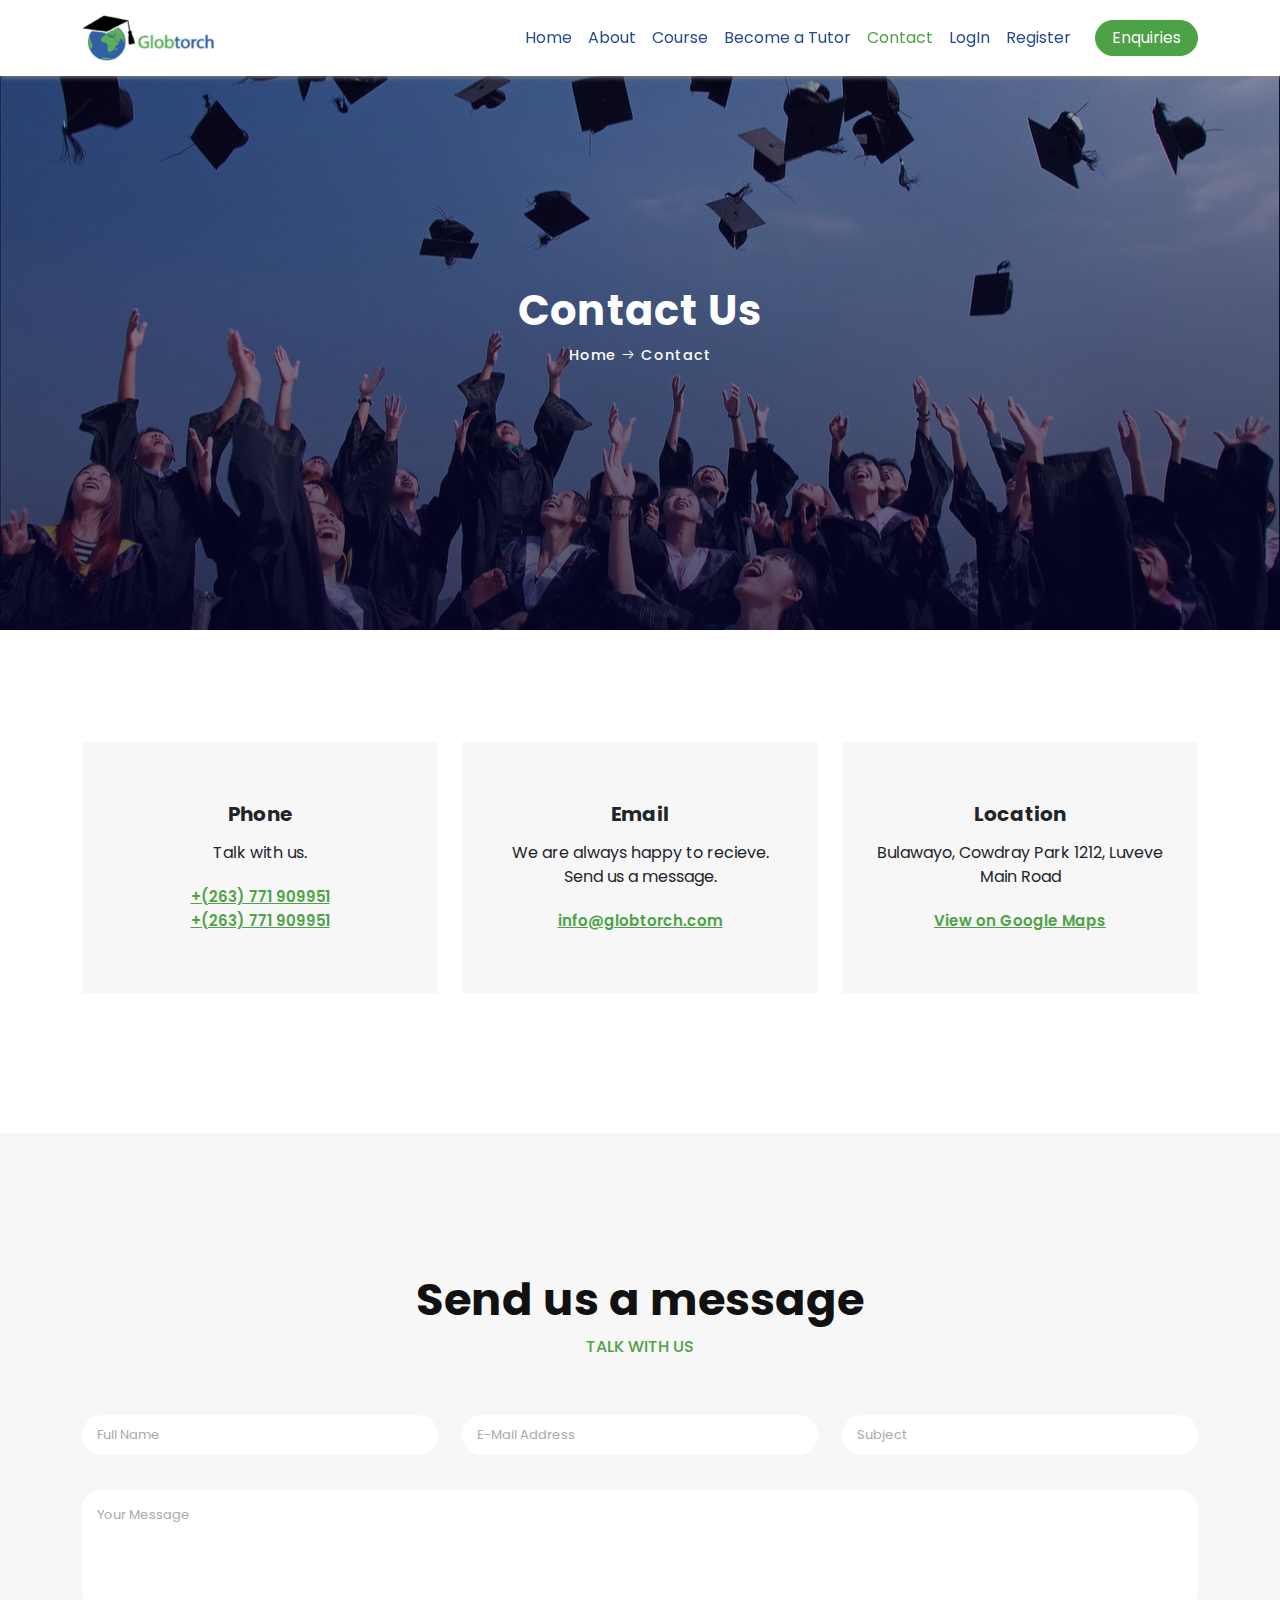
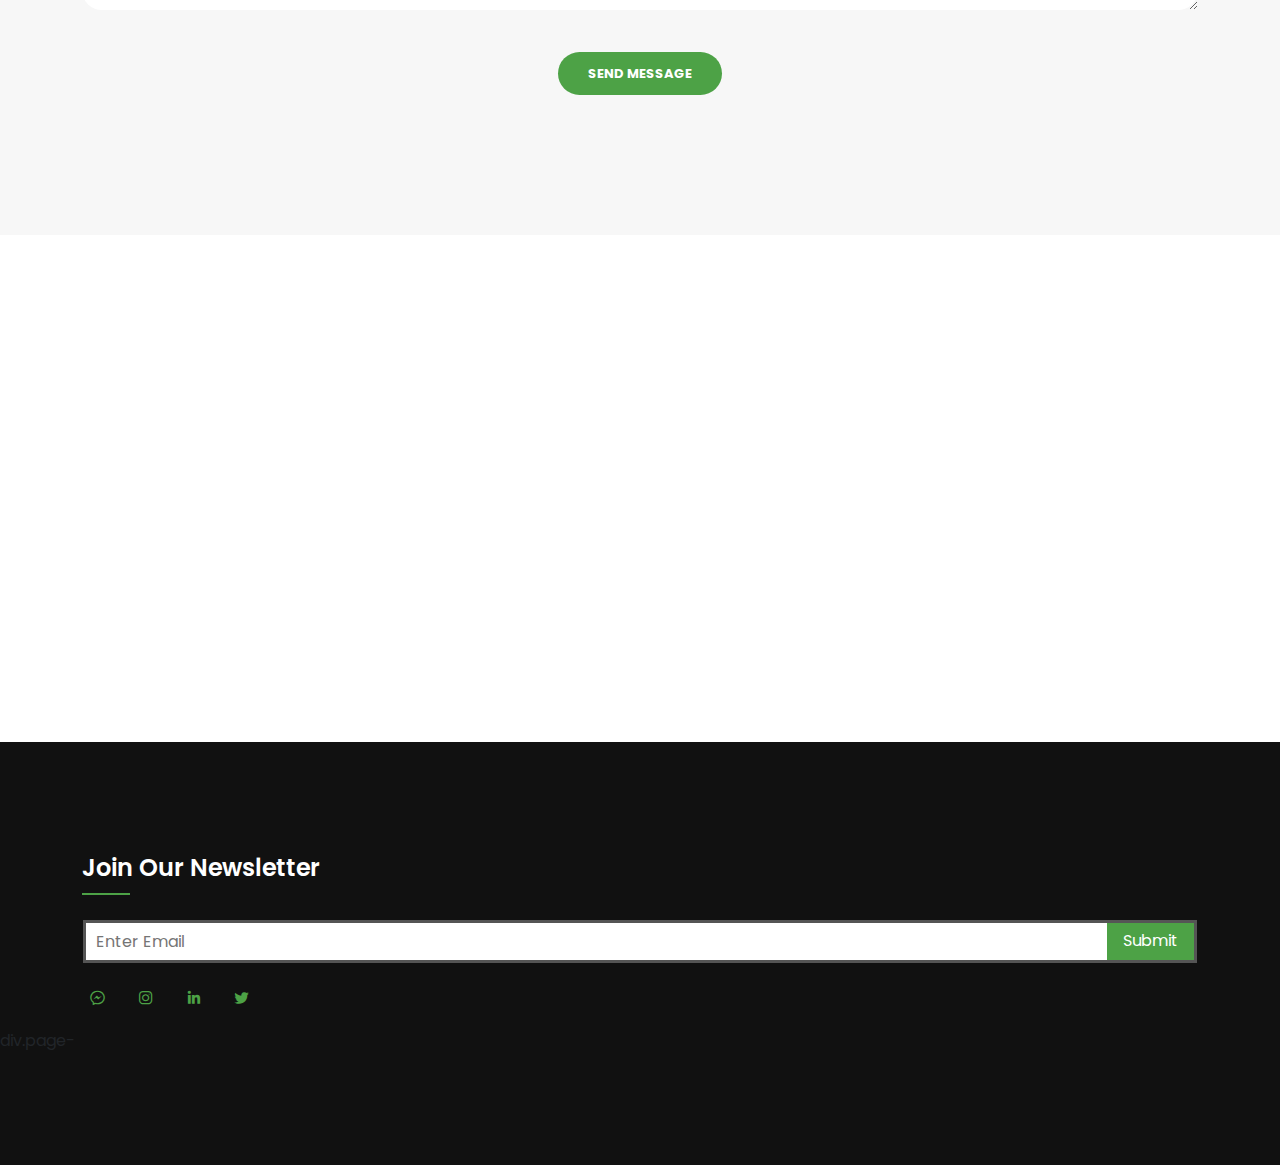
<file: pages/contact.html>
<!DOCTYPE html>
<html lang="en">
<head>
    <meta charset="UTF-8">
    <meta http-equiv="X-UA-Compatible" content="IE=edge">
    <meta name="viewport" content="width=device-width, initial-scale=1.0">
    <title>Globtorch Online Learning And Business Solutions</title>
    <!-- bootstrap -->
    <link rel="stylesheet" href="../css/bootstrap.min.css">
    <!-- styling -->
    <link rel="stylesheet" href="../css/style.css">
    <!-- icons -->
    <link rel="stylesheet" href="../icons/css/line-awesome.min.css">
</head>
<body>
  <!-- preloader -->
    <div id="preloader">
        <div class="jumper">
            <div></div>
            <div></div>
            <div></div>
        </div>
    </div> 
    <!-- section home -->
    <section id="b-nav" class="b-nav">
        <nav class="navbar navbar-expand-lg navbar-light fixed-top">
            <div class="container">
              <a class="navbar-brand" href="#">
                  <img src="../img/logo/logo.png" alt="logo" height="50px">
              </a>
              <button class="navbar-toggler" type="button" data-bs-toggle="collapse" data-bs-target="#navbarSupportedContent" aria-controls="navbarSupportedContent" aria-expanded="false" aria-label="Toggle navigation">
                <span class="navbar-toggler-icon"></span>
              </button>
              <div class="collapse navbar-collapse" id="navbarSupportedContent">
                <ul class="navbar-nav ms-auto mb-2 sm-mb-1 mb-lg-0 ">
                  <li class="nav-item">
                    <a class="nav-link " aria-current="page" href="../index.html">Home</a>
                  </li>
                  <li class="nav-item">
                    <a class="nav-link " href="about.html">About</a>
                  </li>
                  <li class="nav-item">
                    <a class="nav-link " href="courses.html">Course</a>
                  </li>
                  <li class="nav-item">
                    <a class="nav-link" href="tutor.html">Become a Tutor</a>
                  </li>
                  <li class="nav-item">
                    <a class="nav-link active" href="contact.html">Contact</a>
                  </li>
                  <li class="nav-item">
                    <a class="nav-link" href="login.html">LogIn</a>
                  </li>
                  <li class="nav-item">
                    <a class="nav-link" href="register.html">Register</a>
                  </li>
                </ul>
                <div class="nav-btn">
                    <button class="enquiries-btn">Enquiries</button>
                </div>
              </div>
            </div>
          </nav>
    </section>
<!-- home -->
    <section id="landing-page">
        <h1>
            Contact Us
        </h1>
        <p>
            <a href="../index.html">Home</a> 
            <span>
                <i class="las la-arrow-right"></i>
            </span>
            Contact
        </p>
    </section>



    <!-- cotnact details -->

    
    <div class="contact-information">
        <div class="container">
          <div class="row">
            <div class="col-md-4">
              <div class="contact-item">
                <i class="fa fa-phone"></i>
                <h4>Phone</h4>
                <p>Talk with us.</p>
                <a href="#">+(263) 771 909951</a>
                <br>
                <a href="#">+(263) 771 909951</a>
              </div>
            </div>
            <div class="col-md-4">
              <div class="contact-item">
                <i class="fa fa-envelope"></i>
                <h4>Email</h4>
                <p>We are always happy to recieve. Send us a message.</p>
                <a href="#">info@globtorch.com</a>
              </div>
            </div>
            <div class="col-md-4">
              <div class="contact-item">
                <i class="fa fa-map-marker"></i>
                <h4>Location</h4>
                <p>Bulawayo, Cowdray Park 1212,
                  Luveve Main Road</p>
                <a href="https://www.google.com/maps/embed?pb=!1m18!1m12!1m3!1d60772.03752032208!2d31.016679930521228!3d-17.826801690137817!2m3!1f0!2f0!3f0!3m2!1i1024!2i768!4f13.1!3m3!1m2!1s0x1931a4e50c894921%3A0xe01ec669a775682e!2sJoina%20City!5e0!3m2!1sen!2szw!4v1634796036022!5m2!1sen!2szw">View on Google Maps</a>
              </div>
            </div>
          </div>
        </div>
      </div>
  
      <div class="callback-form contact-us">
        <div class="heading">
            <h2>
               Send us a message
            </h2>
            <p>
                Talk with us
            </p>
        </div>
        <div class="container">
          <div class="row">
            <div class="col-md-12">
             
            </div>
            <div class="col-md-12">
              <div class="contact-form">
                <form id="contact" action="" method="get">
                  <div class="row">
                    <div class="col-lg-4 col-md-12 col-sm-12">
                      <fieldset>
                        <input name="name" type="text" class="form-control" id="name" placeholder="Full Name" required="">
                      </fieldset>
                    </div>
                    <div class="col-lg-4 col-md-12 col-sm-12">
                      <fieldset>
                        <input name="email" type="text" class="form-control" id="email" pattern="[^ @]*@[^ @]*" placeholder="E-Mail Address" required="">
                      </fieldset>
                    </div>
                    <div class="col-lg-4 col-md-12 col-sm-12">
                      <fieldset>
                        <input name="subject" type="text" class="form-control" id="subject" placeholder="Subject" required="">
                      </fieldset>
                    </div>
                    <div class="col-lg-12">
                      <fieldset>
                        <textarea name="message" rows="6" class="form-control" id="message" placeholder="Your Message" required=""></textarea>
                      </fieldset>
                    </div>
                    <div class="col-lg-12">
                      <fieldset>
                        <button type="submit" id="form-submit" class="filled-button">Send Message</button>
                      </fieldset>
                    </div>
                  </div>
                </form>
              </div>
            </div>
          </div>
        </div>
      </div>
  
      <div id="map">
        <iframe src="https://www.google.com/maps/embed?pb=!1m18!1m12!1m3!1d3796.869167649034!2d31.070553614890557!3d-17.891570187778314!2m3!1f0!2f0!3f0!3m2!1i1024!2i768!4f13.1!3m3!1m2!1s0x1931a331e59d63bf%3A0x45c713a1a96531e6!2sHatfield%20Logan%20Park!5e0!3m2!1sen!2szw!4v1634809751776!5m2!1sen!2szw" width="100%" height="500px" frameborder="0" style="border:0" allowfullscreen></iframe>
      </div>
  

  
   

    <!-- footer section -->

    <section id="footer" class="footer">
        <div class="container">
            <div class="row">

                <div class="col-12">
                    <div class="footer-content">
                        <div class="newsletter">
                           <h4>
                               Join Our Newsletter
                           </h4>
                           <div class="small-line"></div>
                           <form action="">
                               <input type="text" placeholder="Enter Email">
                               <button type="submit">Submit</button>
                           </form>
                           
                           <div class="social-links">
                               <ul>
                                   <li><a href="#"><i class="lab la-facebook-messenger"></i></a></li>
                                   <li><a href="#"><i class="lab la-instagram"></i></a></li>
                                   <li><a href="#"><i class="lab la-linkedin-in"></i></a></li>
                                   <li><a href="#"><i class="lab la-twitter"></i></a></li>
                               </ul>
                           </div>
                        </div>
                    </div>
                </div>
            </div>
        </div>
       div.page-
    </section>

           <!-- Optional JavaScript -->
   <script src="../js/jquery-3.5.1.js"></script>
   <script src="../js/popper.min.js"></script>
   <script src="../js/bootstrap.min.js"></script>
   <script src="../js/accordian.js"></script>
   <script src="../js/main.js"></script>
</body>
</html>
</file>
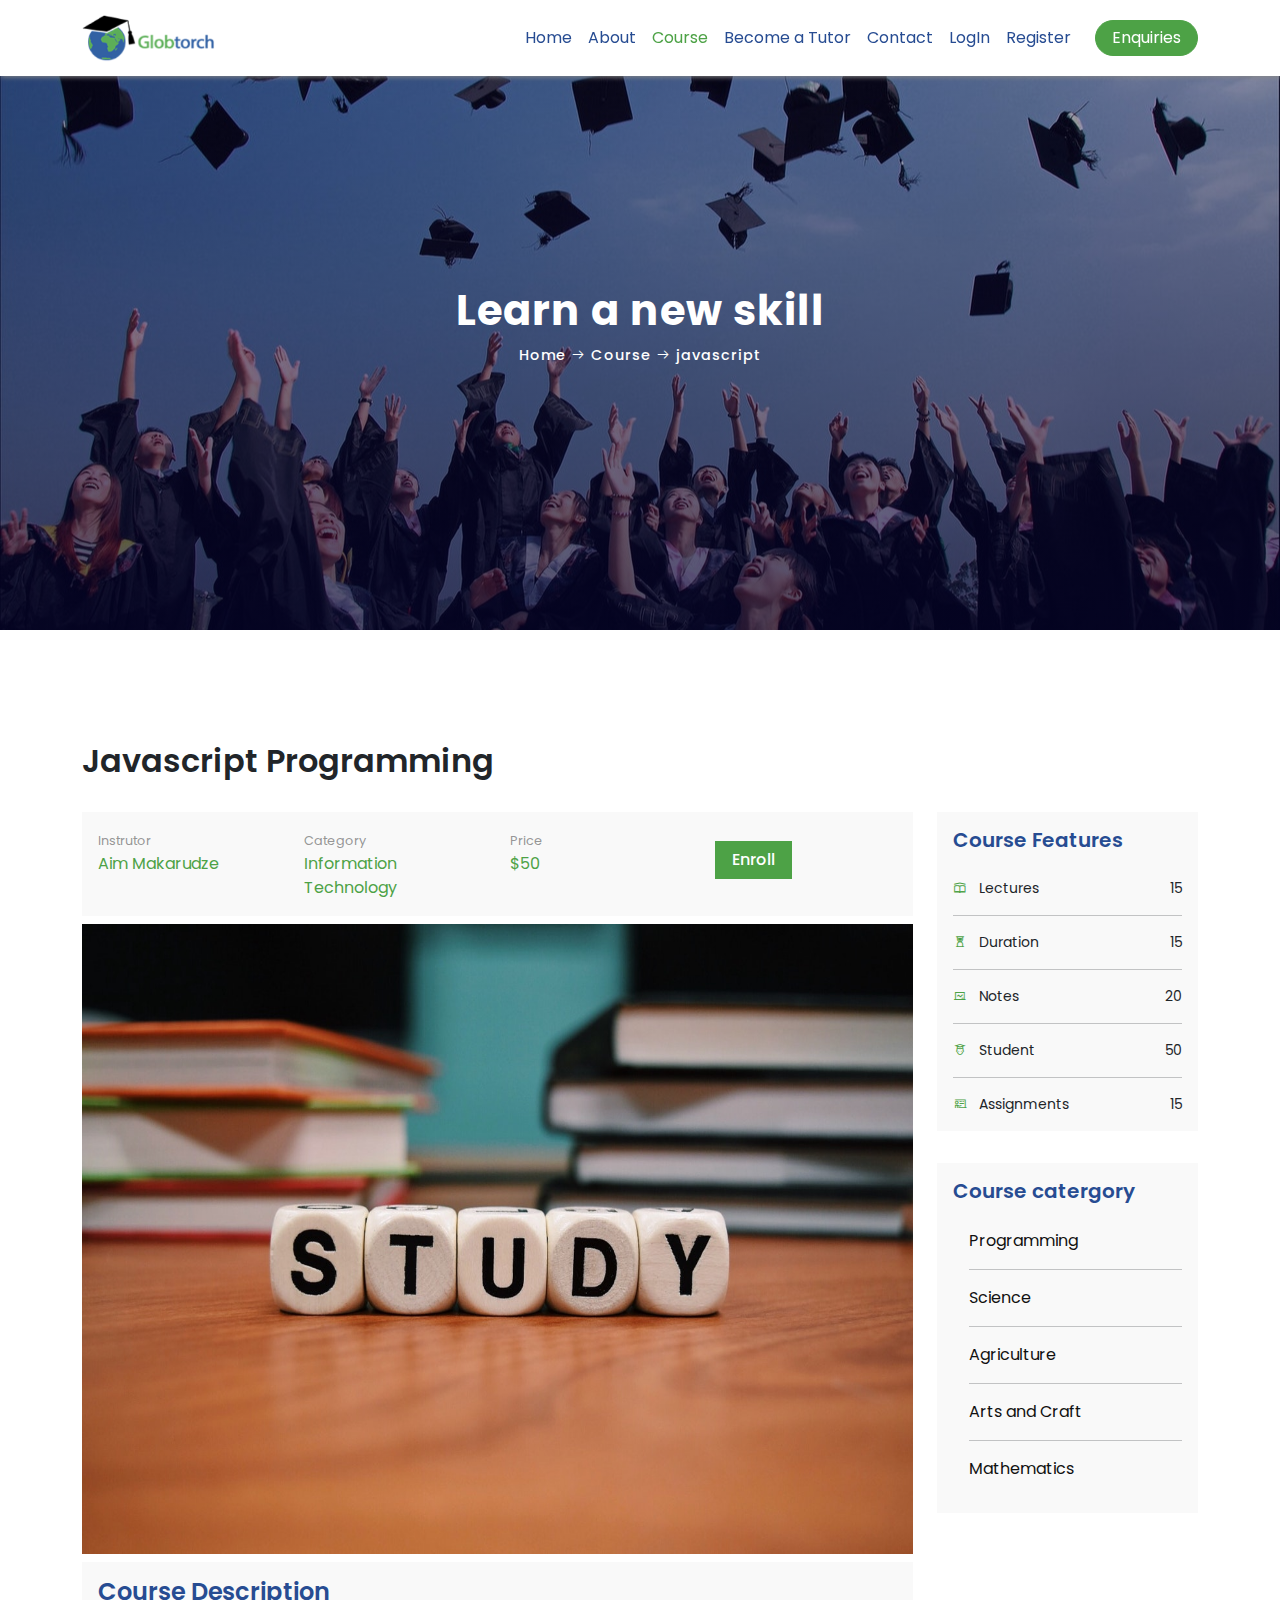
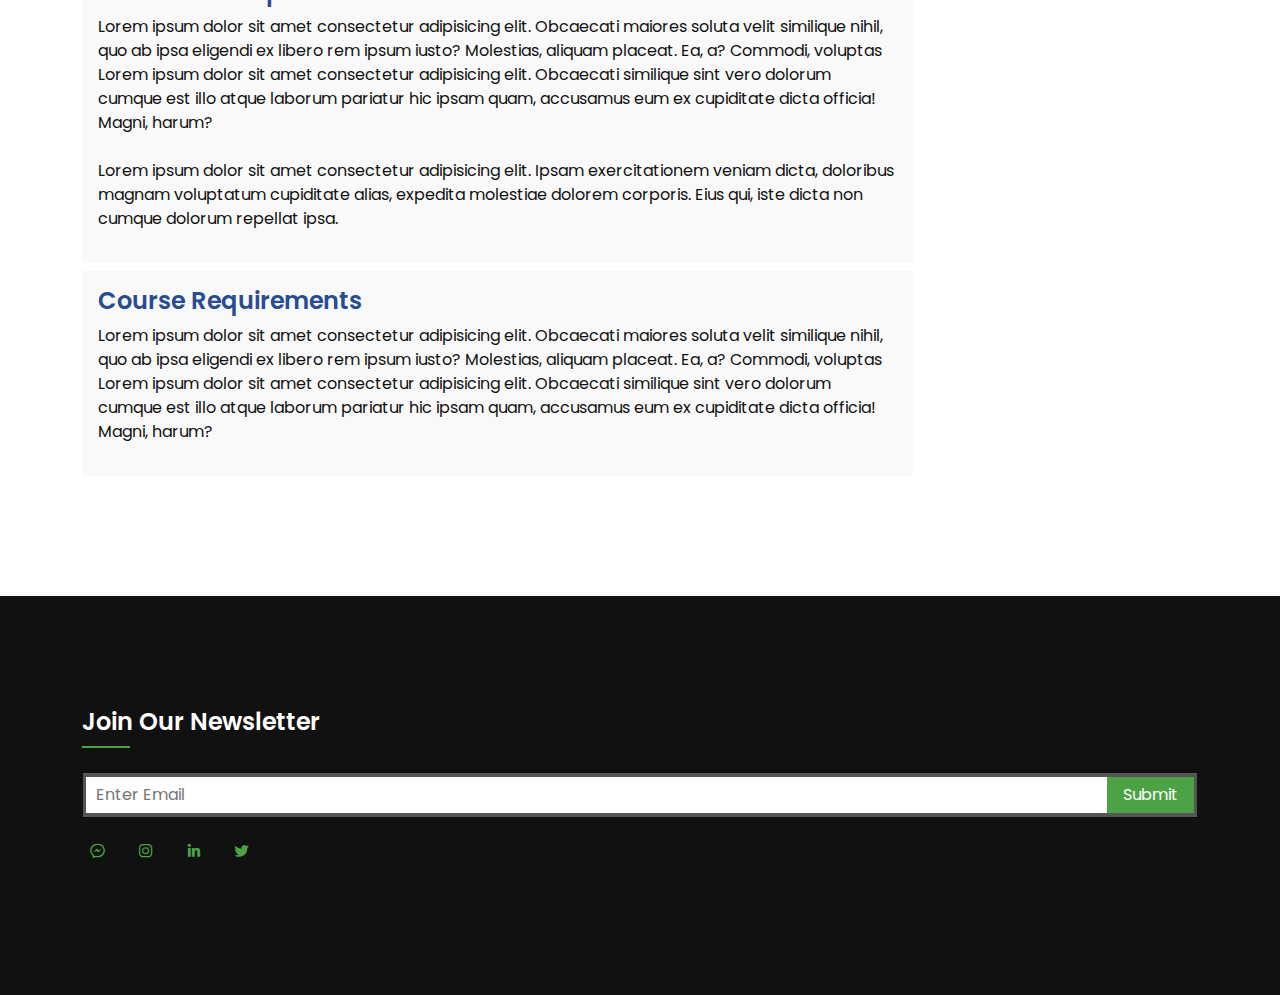
<file: pages/course-inner.html>
<!DOCTYPE html>
<html lang="en">
<head>
    <meta charset="UTF-8">
    <meta http-equiv="X-UA-Compatible" content="IE=edge">
    <meta name="viewport" content="width=device-width, initial-scale=1.0">
    <title>Globtorch Online Learning And Business Solutions</title>
    <!-- bootstrap -->
    <link rel="stylesheet" href="../css/bootstrap.min.css">
    <!-- styling -->
    <link rel="stylesheet" href="../css/style.css">
    <!-- icons -->
    <link rel="stylesheet" href="../icons/css/line-awesome.min.css">
</head>
<body>
  <!-- preloader -->
    <div id="preloader">
        <div class="jumper">
            <div></div>
            <div></div>
            <div></div>
        </div>
    </div> 
    <!-- section home -->
    <section id="b-nav" class="b-nav">
        <nav class="navbar navbar-expand-lg navbar-light fixed-top">
            <div class="container">
              <a class="navbar-brand" href="#">
                  <img src="../img/logo/logo.png" alt="logo" height="50px">
              </a>
              <button class="navbar-toggler" type="button" data-bs-toggle="collapse" data-bs-target="#navbarSupportedContent" aria-controls="navbarSupportedContent" aria-expanded="false" aria-label="Toggle navigation">
                <span class="navbar-toggler-icon"></span>
              </button>
              <div class="collapse navbar-collapse" id="navbarSupportedContent">
                <ul class="navbar-nav ms-auto mb-2 sm-mb-1 mb-lg-0 ">
                  <li class="nav-item">
                    <a class="nav-link " aria-current="page" href="../index.html">Home</a>
                  </li>
                  <li class="nav-item">
                    <a class="nav-link" href="about.html">About</a>
                  </li>
                  <li class="nav-item">
                    <a class="nav-link  active" href="courses.html">Course</a>
                  </li>
                  <li class="nav-item">
                    <a class="nav-link" href="tutor.html">Become a Tutor</a>
                  </li>
                  <li class="nav-item">
                    <a class="nav-link" href="contact.html">Contact</a>
                  </li>
                  <li class="nav-item">
                    <a class="nav-link" href="login.html">LogIn</a>
                  </li>
                  <li class="nav-item">
                    <a class="nav-link" href="register.html">Register</a>
                  </li>
                </ul>
                <div class="nav-btn">
                    <button class="enquiries-btn">Enquiries</button>
                </div>
              </div>
            </div>
          </nav>
    </section>
<!-- home -->
    <section id="landing-page">
        <h1>
            Learn a new skill
        </h1>
        <p>
            <a href="../index.html">Home</a> 
            <span>
                <i class="las la-arrow-right"></i>
            </span>
            <a href="courses.html">Course</a>
            <span>
                <i class="las la-arrow-right"></i>
            </span>
            javascript
        </p>
    </section>

    <section class="course-inner" id="course-inner">
        <div class="container">
            <h2>
                Javascript Programming
            </h2>
            <div class="row">
                <div class="col-xl-9 col-lg-9 col-md-9 col-sm-12 col-12">
                    <div class="course-upper">
                       <div class="row">
                        <div class="col-xl-3 col-lg-3 col-md-3 col-sm-6 col-12">
                            <div class="upper-box">
                                <small>Instrutor</small>
                                <p>
                                    Aim Makarudze
                                </p>
                            </div>
                        </div>
                        <div class="col-xl-3 col-lg-3 col-md-3 col-sm-6 col-12">
                            <div class="upper-box">
                                <small>Category</small>
                                <p>
                                    Information Technology
                                </p>
                            </div>
                        </div>
                        <div class="col-xl-3 col-lg-3 col-md-3 col-sm-6 col-12">
                            <div class="upper-box">
                                <small>Price</small>
                                <p>
                                    $50
                                </p>
                            </div>
                        </div>
                        <div class="col-xl-3 col-lg-3 col-md-3 col-sm-6 col-12">
                            <div class="upper-box">
                                <a href="#" class="green">Enroll</a>
                            </div>
                        </div>
                       </div>
                    </div>

                    <div class="course-inner-bx">
                        <img src="../img/bg/study.jpg" alt="course-img" class="img-fluid">
                    </div>

                    <div class="course-details">
                        <h4>
                            Course Description
                        </h4>
                        <p>
                            Lorem ipsum dolor sit amet consectetur adipisicing elit. Obcaecati maiores soluta velit 
                            similique nihil, quo ab ipsa eligendi ex libero rem ipsum
                             iusto? Molestias, aliquam placeat. Ea, a? Commodi, voluptas
                            
                             Lorem ipsum dolor sit amet consectetur adipisicing elit. Obcaecati similique sint 
                             vero dolorum cumque est illo atque laborum pariatur hic ipsam quam, accusamus 
                             eum ex cupiditate dicta officia! Magni, harum?
                             <br> <br>
                             Lorem ipsum dolor sit amet consectetur adipisicing elit. Ipsam exercitationem 
                             veniam dicta, doloribus magnam voluptatum cupiditate alias, expedita molestiae
                              dolorem corporis. Eius qui, iste dicta non cumque dolorum repellat ipsa.


                        </p>
                    </div>
                    <div class="course-details">
                        <h4>
                            Course Requirements
                        </h4>
                        <p>
                            Lorem ipsum dolor sit amet consectetur adipisicing elit. Obcaecati maiores soluta velit 
                            similique nihil, quo ab ipsa eligendi ex libero rem ipsum
                             iusto? Molestias, aliquam placeat. Ea, a? Commodi, voluptas
                            
                             Lorem ipsum dolor sit amet consectetur adipisicing elit. Obcaecati similique sint 
                             vero dolorum cumque est illo atque laborum pariatur hic ipsam quam, accusamus 
                             eum ex cupiditate dicta officia! Magni, harum?
                             

                        </p>
                    </div>
                </div>
                <div class="col-xl-3 col-lg-3 col-md-3 col-sm-12 col-12">
                    <div class="course-features">
                        <h5>
                            Course Features
                        </h5>
                        <div class="feature-btwn">
                            <small>
                                <i class="las la-school"></i>
                                Lectures
                            </small>
                            <small>
                                15
                            </small>
                        </div>
                        <hr>
                        <div class="feature-btwn">
                            <small>
                                <i class="las la-hourglass-start"></i>
                                Duration
                            </small>
                            <small>
                                15
                            </small>
                        </div>
                        <hr>
                        <div class="feature-btwn">
                            <small>
                                <i class="las la-chalkboard"></i>
                                Notes
                            </small>
                            <small>
                                20
                            </small>
                        </div>
                        <hr>
                        <div class="feature-btwn">
                            <small>
                                <i class="las la-user-graduate"></i>
                                Student
                            </small>
                            <small>
                                50
                            </small>
                        </div>
                        <hr>
                        <div class="feature-btwn">
                            <small>
                                <i class="las la-chalkboard-teacher"></i>
                                Assignments
                            </small>
                            <small>
                                15
                            </small>
                        </div>
                        
                    </div>


                    <div class="other-courses">
                        <h5>
                            Course catergory
                        </h5>
                        <div class="category-list">
                            <ul>
                                <li><a href="#">Programming</a></li>
                                <hr>
                                <li><a href="#">Science</a></li>
                                <hr>
                                <li><a href="#">Agriculture</a></li>
                                <hr>
                                <li><a href="#">Arts and Craft</a></li>
                                <hr>
                                <li><a href="#">Mathematics</a></li>
                            </ul>
                        </div>
                    </div>
                </div>
            </div>
        </div>
    </section>


    <!-- footer section -->

    <section id="footer" class="footer">
        <div class="container">
            <div class="row">

                <div class="col-12">
                    <div class="footer-content">
                        <div class="newsletter">
                           <h4>
                               Join Our Newsletter
                           </h4>
                           <div class="small-line"></div>
                           <form action="">
                               <input type="text" placeholder="Enter Email">
                               <button type="submit">Submit</button>
                           </form>
                           
                           <div class="social-links">
                               <ul>
                                   <li><a href="#"><i class="lab la-facebook-messenger"></i></a></li>
                                   <li><a href="#"><i class="lab la-instagram"></i></a></li>
                                   <li><a href="#"><i class="lab la-linkedin-in"></i></a></li>
                                   <li><a href="#"><i class="lab la-twitter"></i></a></li>
                               </ul>
                           </div>
                        </div>
                    </div>
                </div>
            </div>
        </div>
    </section>

           <!-- Optional JavaScript -->
   <script src="../js/jquery-3.5.1.js"></script>
   <script src="../js/popper.min.js"></script>
   <script src="../js/bootstrap.min.js"></script>
   <script src="../js/accordian.js"></script>
   <script src="../js/main.js"></script>
</body>
</html>
</file>
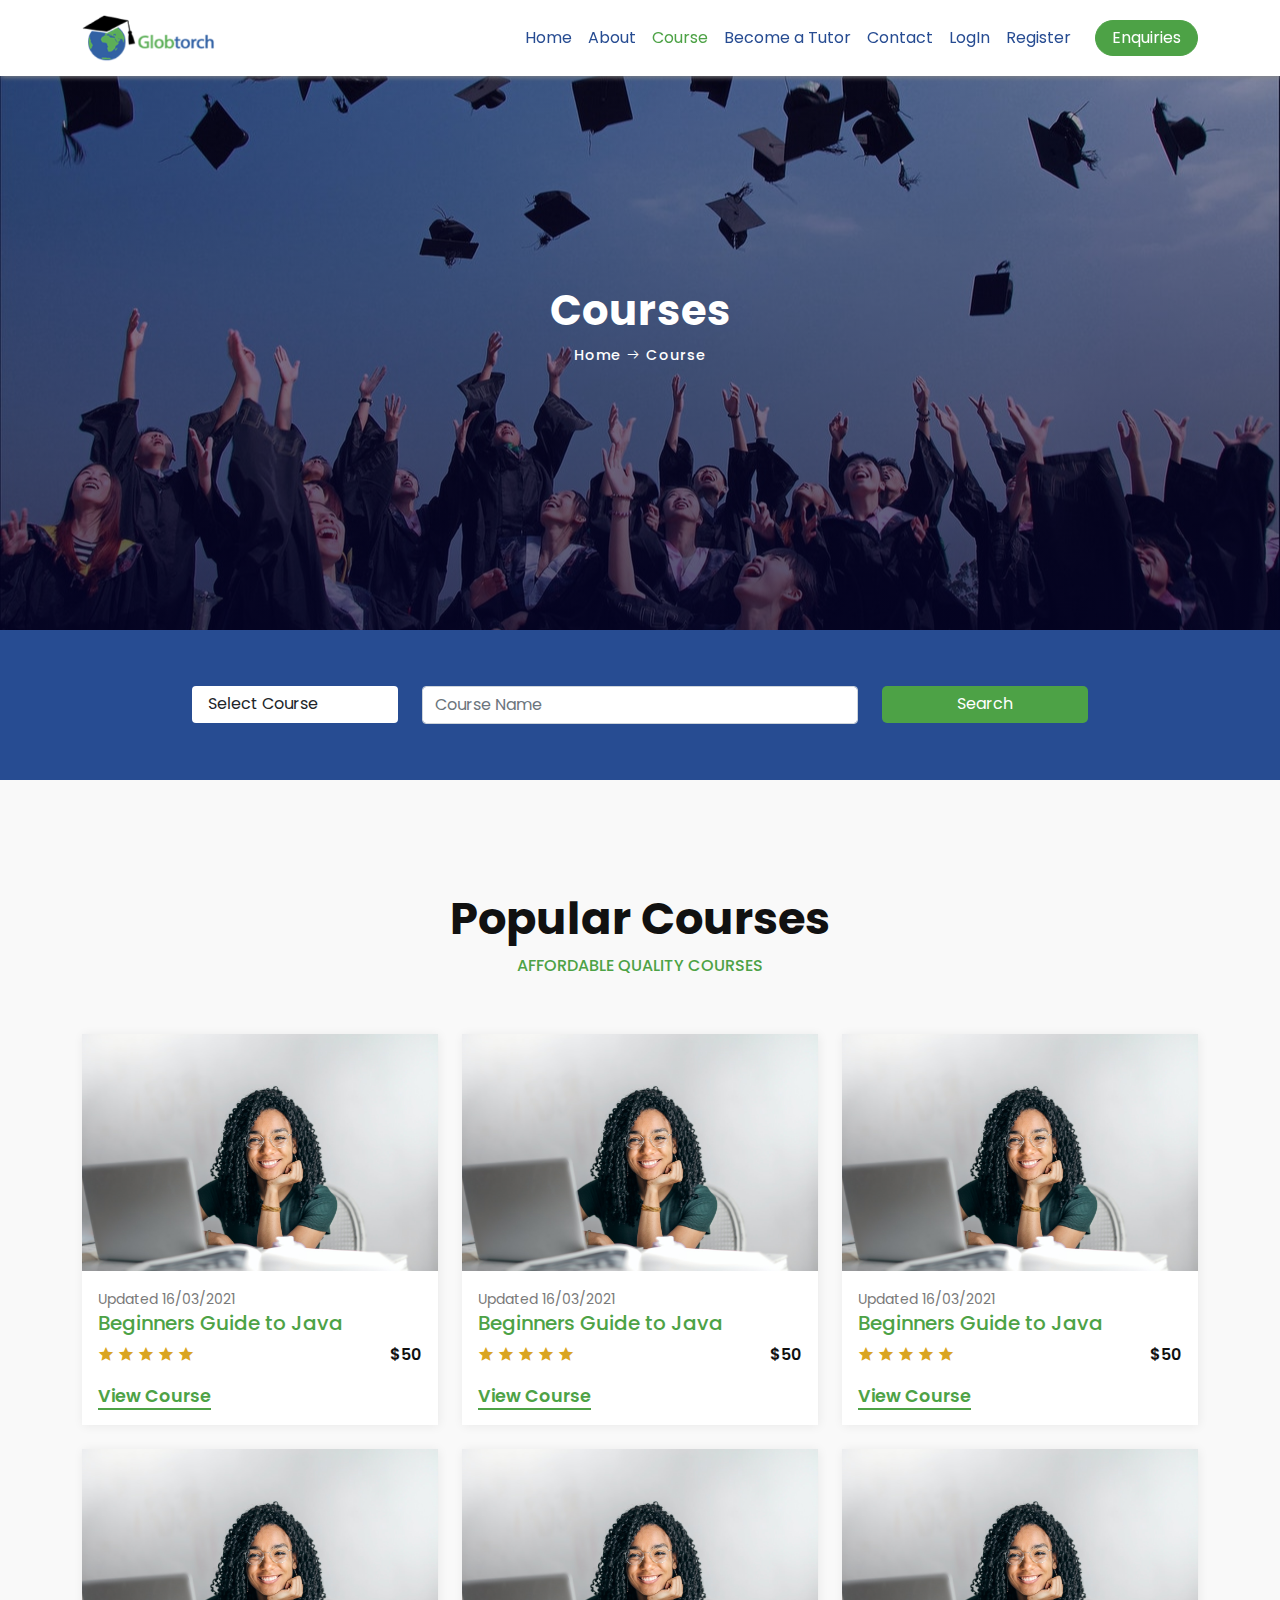
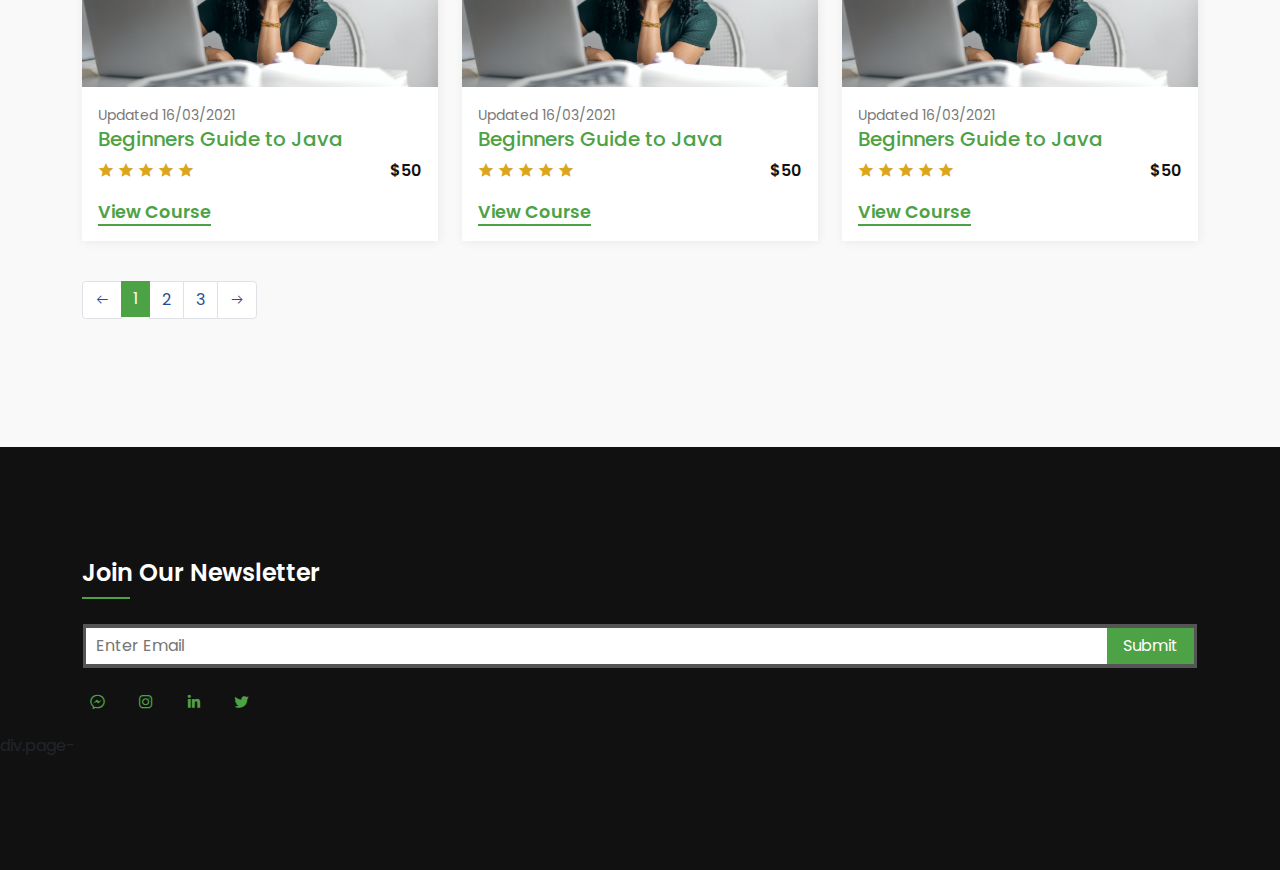
<file: pages/courses.html>
<!DOCTYPE html>
<html lang="en">
<head>
    <meta charset="UTF-8">
    <meta http-equiv="X-UA-Compatible" content="IE=edge">
    <meta name="viewport" content="width=device-width, initial-scale=1.0">
    <title>Globtorch Online Learning And Business Solutions</title>
    <!-- bootstrap -->
    <link rel="stylesheet" href="../css/bootstrap.min.css">
    <!-- styling -->
    <link rel="stylesheet" href="../css/style.css">
    <!-- icons -->
    <link rel="stylesheet" href="../icons/css/line-awesome.min.css">
</head>
<body>
  <!-- preloader -->
    <div id="preloader">
        <div class="jumper">
            <div></div>
            <div></div>
            <div></div>
        </div>
    </div> 
    <!-- section home -->
    <section id="b-nav" class="b-nav">
        <nav class="navbar navbar-expand-lg navbar-light fixed-top">
            <div class="container">
              <a class="navbar-brand" href="#">
                  <img src="../img/logo/logo.png" alt="logo" height="50px">
              </a>
              <button class="navbar-toggler" type="button" data-bs-toggle="collapse" data-bs-target="#navbarSupportedContent" aria-controls="navbarSupportedContent" aria-expanded="false" aria-label="Toggle navigation">
                <span class="navbar-toggler-icon"></span>
              </button>
              <div class="collapse navbar-collapse" id="navbarSupportedContent">
                <ul class="navbar-nav ms-auto mb-2 sm-mb-1 mb-lg-0 ">
                  <li class="nav-item">
                    <a class="nav-link " aria-current="page" href="../index.html">Home</a>
                  </li>
                  <li class="nav-item">
                    <a class="nav-link" href="about.html">About</a>
                  </li>
                  <li class="nav-item">
                    <a class="nav-link active" href="courses.html">Course</a>
                  </li>
                  <li class="nav-item">
                    <a class="nav-link" href="tutor.html">Become a Tutor</a>
                  </li>
                  <li class="nav-item">
                    <a class="nav-link" href="contact.html">Contact</a>
                  </li>
                  <li class="nav-item">
                    <a class="nav-link" href="login.html">LogIn</a>
                  </li>
                  <li class="nav-item">
                    <a class="nav-link" href="register.html">Register</a>
                  </li>
                </ul>
                <div class="nav-btn">
                    <button class="enquiries-btn">Enquiries</button>
                </div>
              </div>
            </div>
          </nav>
    </section>
<!-- home -->
    <section id="landing-page">
        <h1>
            Courses
        </h1>
        <p>
            <a href="../index.html">Home</a> 
            <span>
                <i class="las la-arrow-right"></i>
            </span>
            Course
        </p>
    </section>


        <!-- course selection -->
        <section id="course-selector" class="course-selector">
            <div class="cs-wrap">
                <form action="" method="post">
                   <div class="row">
                    <div class="col-md-3 col-sm-2 col-12 my-2">
                        <div class="form-group">
                          <select class="form-control" name="" id="">
                            <option>Select Course</option>
                            <option>IT</option>
                            <option>Law</option>
                            <option>Politics</option>
                          </select>
                        </div>
                    </div>
                    <div class="col-md-36 col-sm-6 col-12 my-2">
                        <div class="form-group">
                          <input type="text"
                            class="form-control" name="" id="" aria-describedby="helpId" placeholder="Course Name">
                        </div>
                    </div>
                    <div class="col-md-3 col-sm-2 col-12 my-2">
                        <button type="button" name="" id="" class="course-search">Search</button>
                    </div>
                   </div>
                </form>
            </div>
        </section>

        
    <!-- course section -->
    <section id="courses" class="courses">
        <div class="heading ">
            <h2>
                Popular Courses
            </h2>
            <p>
                Affordable Quality Courses
            </p>
        </div>
        <div class="container">
            <div class="row">
                <div class="col-xl-4 col-lg-4 col-md-4 col-sm-6 col-12">
                    <div class="course-box">
                        <div class="course-img">
                            <img src="../img/bg/girl0study.jpg" class="img-fluid" alt="course-img">
                        </div>
                        <div class="course-text">
                            <div>
                                <small>Updated 16/03/2021</small>
                            </div>
                            <div class="course-name">
                               <h5>
                                Beginners Guide to Java
                               </h5>
                            </div>
                            
                            <div class="stars-money">
                                <div class="stars">
                                    <i class="las la-star"></i>
                                    <i class="las la-star"></i>
                                    <i class="las la-star"></i>
                                    <i class="las la-star"></i>
                                    <i class="las la-star"></i>
                                </div>
                                <div class="money">
                                    <p>
                                        $50
                                    </p>
                                </div>
                            </div>
                            <div class="course-link">
                                <a href="course-inner.html">View Course</a>
                            </div>
                        </div>
                    </div>
                </div>

                <div class="col-xl-4 col-lg-4 col-md-4 col-sm-6 col-12">
                    <div class="course-box">
                        <div class="course-img">
                            <img src="../img/bg/girl0study.jpg" class="img-fluid" alt="course-img">
                        </div>
                        <div class="course-text">
                            <div>
                                <small>Updated 16/03/2021</small>
                            </div>
                            <div class="course-name">
                               <h5>
                                Beginners Guide to Java
                               </h5>
                            </div>
                            
                            <div class="stars-money">
                                <div class="stars">
                                    <i class="las la-star"></i>
                                    <i class="las la-star"></i>
                                    <i class="las la-star"></i>
                                    <i class="las la-star"></i>
                                    <i class="las la-star"></i>
                                </div>
                                <div class="money">
                                    <p>
                                        $50
                                    </p>
                                </div>
                            </div>
                            <div class="course-link">
                                <a href="#">View Course</a>
                            </div>
                        </div>
                    </div>
                </div>

                <div class="col-xl-4 col-lg-4 col-md-4 col-sm-6 col-12">
                    <div class="course-box">
                        <div class="course-img">
                            <img src="../img/bg/girl0study.jpg" class="img-fluid" alt="course-img">
                        </div>
                        <div class="course-text">
                            <div>
                                <small>Updated 16/03/2021</small>
                            </div>
                            <div class="course-name">
                               <h5>
                                Beginners Guide to Java
                               </h5>
                            </div>
                            
                            <div class="stars-money">
                                <div class="stars">
                                    <i class="las la-star"></i>
                                    <i class="las la-star"></i>
                                    <i class="las la-star"></i>
                                    <i class="las la-star"></i>
                                    <i class="las la-star"></i>
                                </div>
                                <div class="money">
                                    <p>
                                        $50
                                    </p>
                                </div>
                            </div>
                            <div class="course-link">
                                <a href="#">View Course</a>
                            </div>
                        </div>
                    </div>
                </div>

                <div class="col-xl-4 col-lg-4 col-md-4 col-sm-6 col-12">
                    <div class="course-box">
                        <div class="course-img">
                            <img src="../img/bg/girl0study.jpg" class="img-fluid" alt="course-img">
                        </div>
                        <div class="course-text">
                            <div>
                                <small>Updated 16/03/2021</small>
                            </div>
                            <div class="course-name">
                               <h5>
                                Beginners Guide to Java
                               </h5>
                            </div>
                            
                            <div class="stars-money">
                                <div class="stars">
                                    <i class="las la-star"></i>
                                    <i class="las la-star"></i>
                                    <i class="las la-star"></i>
                                    <i class="las la-star"></i>
                                    <i class="las la-star"></i>
                                </div>
                                <div class="money">
                                    <p>
                                        $50
                                    </p>
                                </div>
                            </div>
                            <div class="course-link">
                                <a href="#">View Course</a>
                            </div>
                        </div>
                    </div>
                </div>

                <div class="col-xl-4 col-lg-4 col-md-4 col-sm-6 col-12">
                    <div class="course-box">
                        <div class="course-img">
                            <img src="../img/bg/girl0study.jpg" class="img-fluid" alt="course-img">
                        </div>
                        <div class="course-text">
                            <div>
                                <small>Updated 16/03/2021</small>
                            </div>
                            <div class="course-name">
                               <h5>
                                Beginners Guide to Java
                               </h5>
                            </div>
                            
                            <div class="stars-money">
                                <div class="stars">
                                    <i class="las la-star"></i>
                                    <i class="las la-star"></i>
                                    <i class="las la-star"></i>
                                    <i class="las la-star"></i>
                                    <i class="las la-star"></i>
                                </div>
                                <div class="money">
                                    <p>
                                        $50
                                    </p>
                                </div>
                            </div>
                            <div class="course-link">
                                <a href="#">View Course</a>
                            </div>
                        </div>
                    </div>
                </div>

                <div class="col-xl-4 col-lg-4 col-md-4 col-sm-6 col-12">
                    <div class="course-box">
                        <div class="course-img">
                            <img src="../img/bg/girl0study.jpg" class="img-fluid" alt="course-img">
                        </div>
                        <div class="course-text">
                            <div>
                                <small>Updated 16/03/2021</small>
                            </div>
                            <div class="course-name">
                               <h5>
                                Beginners Guide to Java
                               </h5>
                            </div>
                            
                            <div class="stars-money">
                                <div class="stars">
                                    <i class="las la-star"></i>
                                    <i class="las la-star"></i>
                                    <i class="las la-star"></i>
                                    <i class="las la-star"></i>
                                    <i class="las la-star"></i>
                                </div>
                                <div class="money">
                                    <p>
                                        $50
                                    </p>
                                </div>
                            </div>
                            <div class="course-link">
                                <a href="#">View Course</a>
                            </div>
                        </div>
                    </div>
                </div>
            </div>
            <div class="course-pagination  mt-3">
                <nav aria-label="...">
                    <ul class="pagination">
                      <li class="page-item">
                        <a class="page-link">
                            <span>
                                <i class="las la-arrow-left"></i>
                            </span>
                        </a>
                      </li>
                      <li class="page-item  active"><a class="page-link" href="#">1</a></li>
                      <li class="page-item" aria-current="page">
                        <a class="page-link" href="#">2</a>
                      </li>
                      <li class="page-item"><a class="page-link" href="#">3</a></li>
                      <li class="page-item">
                        <a class="page-link" href="#">
                            <span>
                                <i class="las la-arrow-right"></i>
                            </span>
                        </a>
                      </li>
                    <!-- add more page -->
                    <!-- 
                        <li class="page-item"><a class="page-link" href="#">3</a></li>
                     -->
                    </ul>
                  </nav>
            </div>
        </div>
    </section>

   

    <!-- footer section -->

    <section id="footer" class="footer">
        <div class="container">
            <div class="row">

                <div class="col-12">
                    <div class="footer-content">
                        <div class="newsletter">
                           <h4>
                               Join Our Newsletter
                           </h4>
                           <div class="small-line"></div>
                           <form action="">
                               <input type="text" placeholder="Enter Email">
                               <button type="submit">Submit</button>
                           </form>
                           
                           <div class="social-links">
                               <ul>
                                   <li><a href="#"><i class="lab la-facebook-messenger"></i></a></li>
                                   <li><a href="#"><i class="lab la-instagram"></i></a></li>
                                   <li><a href="#"><i class="lab la-linkedin-in"></i></a></li>
                                   <li><a href="#"><i class="lab la-twitter"></i></a></li>
                               </ul>
                           </div>
                        </div>
                    </div>
                </div>
            </div>
        </div>
       div.page-
    </section>

           <!-- Optional JavaScript -->
   <script src="../js/jquery-3.5.1.js"></script>
   <script src="../js/popper.min.js"></script>
   <script src="../js/bootstrap.min.js"></script>
   <script src="../js/accordian.js"></script>
   <script src="../js/main.js"></script>
</body>
</html>
</file>
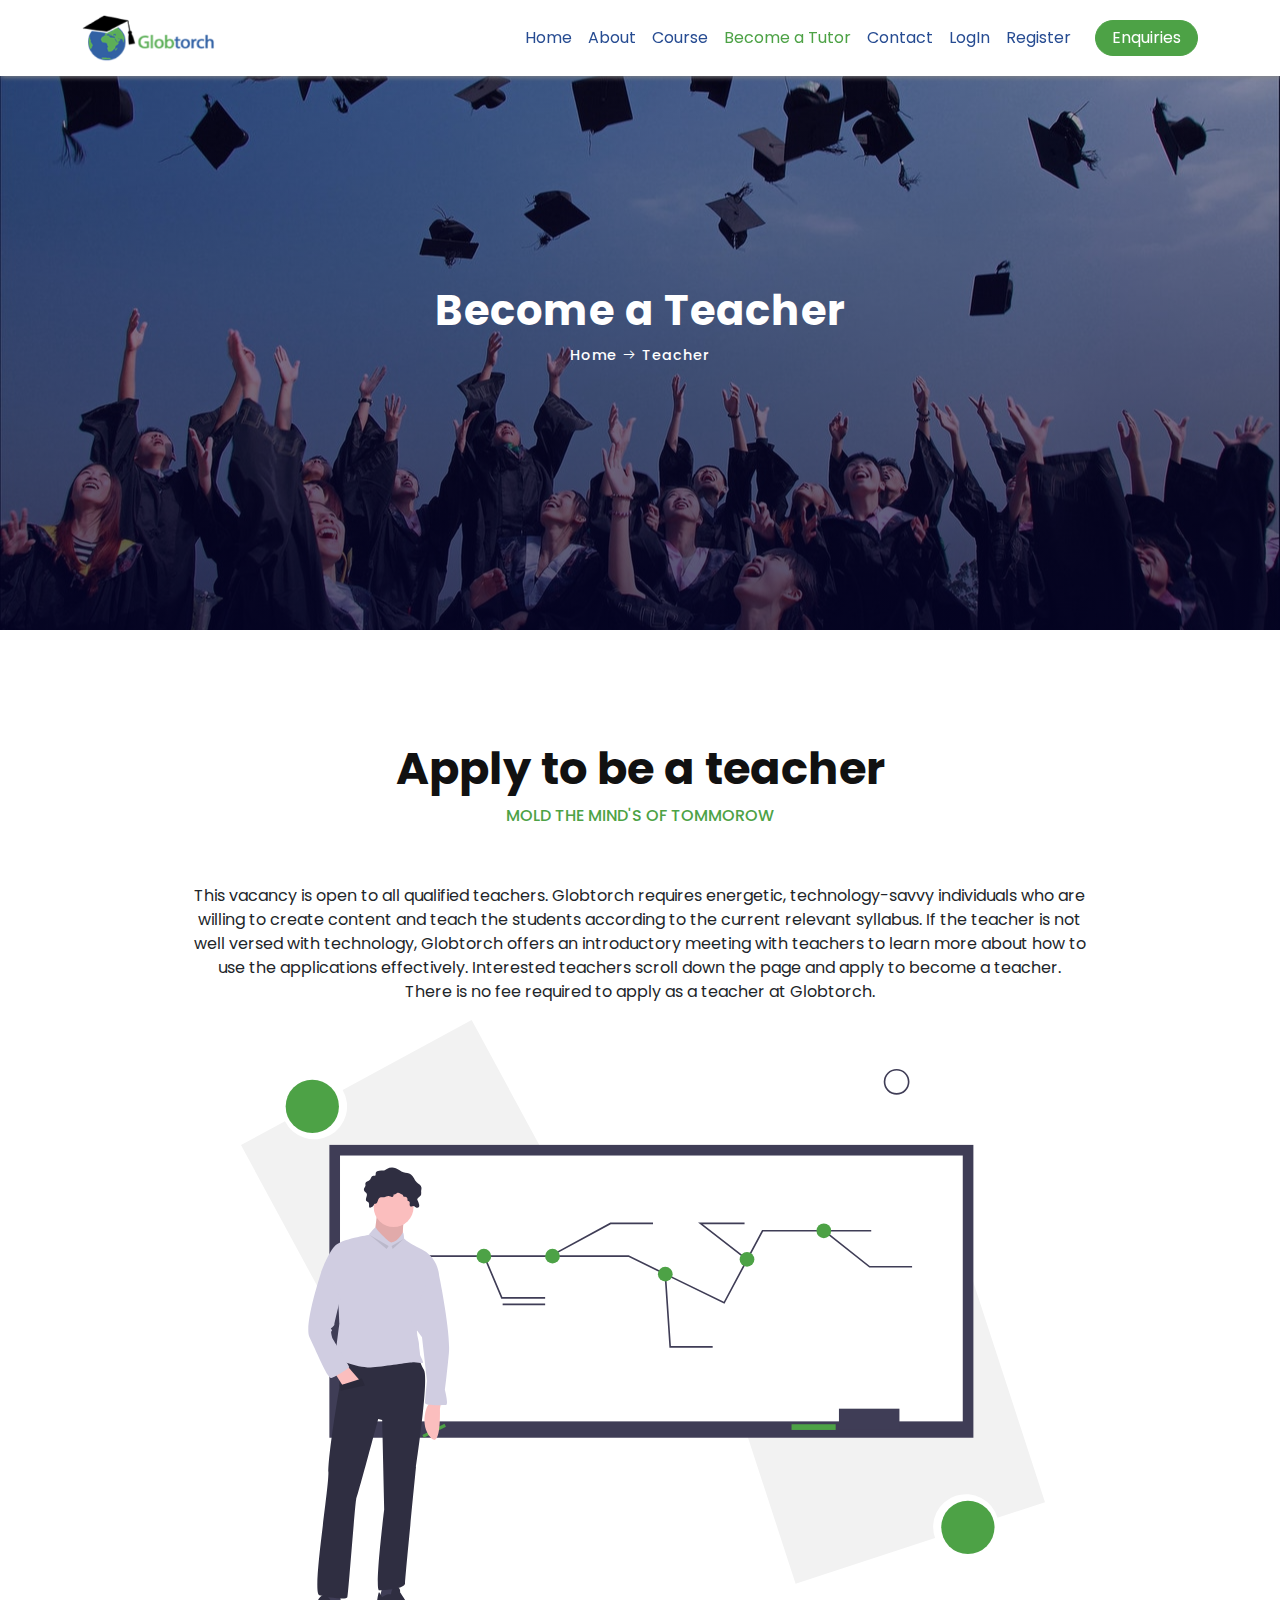
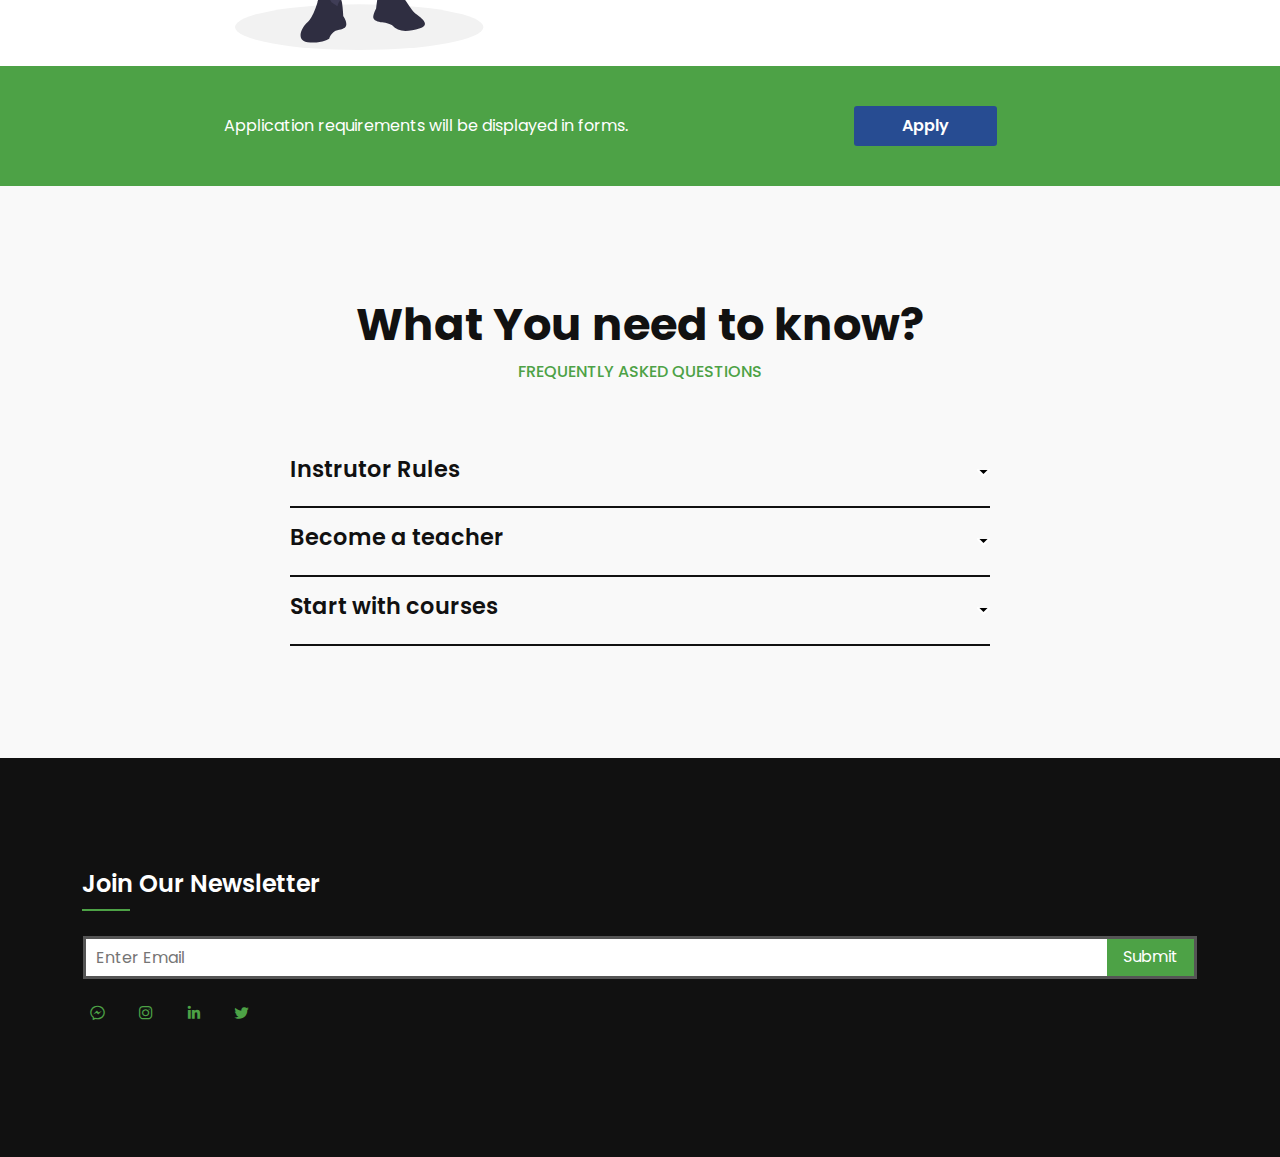
<file: pages/tutor.html>
<!DOCTYPE html>
<html lang="en">
<head>
    <meta charset="UTF-8">
    <meta http-equiv="X-UA-Compatible" content="IE=edge">
    <meta name="viewport" content="width=device-width, initial-scale=1.0">
    <title>Globtorch Online Learning And Business Solutions</title>
    <!-- bootstrap -->
    <link rel="stylesheet" href="../css/bootstrap.min.css">
    <!-- styling -->
    <link rel="stylesheet" href="../css/style.css">
    <!-- owl -->
    <link rel="stylesheet" href="../css/owl.css">
    <!-- icons -->
    <link rel="stylesheet" href="../icons/css/line-awesome.min.css">
</head>
<body>
  <!-- preloader -->
    <div id="preloader">
        <div class="jumper">
            <div></div>
            <div></div>
            <div></div>
        </div>
    </div> 
    <!-- section home -->
    <section id="b-nav" class="b-nav">
        <nav class="navbar navbar-expand-lg navbar-light fixed-top">
            <div class="container">
              <a class="navbar-brand" href="#">
                  <img src="../img/logo/logo.png" alt="logo" height="50px">
              </a>
              <button class="navbar-toggler" type="button" data-bs-toggle="collapse" data-bs-target="#navbarSupportedContent" aria-controls="navbarSupportedContent" aria-expanded="false" aria-label="Toggle navigation">
                <span class="navbar-toggler-icon"></span>
              </button>
              <div class="collapse navbar-collapse" id="navbarSupportedContent">
                <ul class="navbar-nav ms-auto mb-2 sm-mb-1 mb-lg-0 ">
                  <li class="nav-item">
                    <a class="nav-link " aria-current="page" href="../index.html">Home</a>
                  </li>
                  <li class="nav-item">
                    <a class="nav-link " href="about.html">About</a>
                  </li>
                  <li class="nav-item">
                    <a class="nav-link " href="courses.html">Course</a>
                  </li>
                  <li class="nav-item">
                    <a class="nav-link active" href="tutor.html">Become a Tutor</a>
                  </li>
                  <li class="nav-item">
                    <a class="nav-link" href="contact.html">Contact</a>
                  </li>
                  <li class="nav-item">
                    <a class="nav-link" href="login.html">LogIn</a>
                  </li>
                  <li class="nav-item">
                    <a class="nav-link" href="register.html">Register</a>
                  </li>
                </ul>
                <div class="nav-btn">
                    <button class="enquiries-btn">Enquiries</button>
                </div>
              </div>
            </div>
          </nav>
    </section>
<!-- home -->
    <section id="landing-page">
        <h1>
            Become a Teacher
        </h1>
        <p>
            <a href="../index.html">Home</a> 
            <span>
                <i class="las la-arrow-right"></i>
            </span>
            Teacher
        </p>
    </section>


        <section class="tutor-info" id="tutor-info">
            <div class="heading">
                <h2>
                    Apply to be a teacher
                </h2>
                <p>
                    Mold the mind's of tommorow
                </p>
            </div>
            <div class="container">
                <div class="col-12 text-center">
                    <div class="tutor-text">
                        <p>This vacancy is open to all qualified teachers. Globtorch requires energetic, technology-savvy individuals
                            who are willing to create content and teach the students according to the current relevant syllabus. 
                            If the teacher is not well versed with technology, Globtorch offers an introductory meeting with teachers 
                            to learn more about how to use the applications effectively. Interested teachers scroll down the page and 
                            apply to become a teacher. There is no fee required to apply as a teacher at Globtorch.</p>
                    </div>
                </div>
                <div class="col-12">
                    <div class="img-bx">
                        <img src="../img/course art/undraw_professor_8lrt.svg" alt="" class="img-fluid w-100" >
                    </div>
                </div>
            </div>
        </section>
        <!-- apply button line -->
        <section class="apply-tutor" id="apply-tutor">
            <div class="container">
                <div class="row">
                    <div class="col-md-6 col-sm-12 col-12">
                        <div class="apply-text">
                            <p class="m-0  text-end">
                                Application requirements will be displayed in forms.
                            </p>
                        </div>
                    </div>
                    <div class="col-md-6 col-sm-12 col-12">
                        <div class="apply-btn">
                            <a href="../accounts/teacher.html">Apply</a>
                        </div>
                    </div>
                </div>
            </div>
        </section>
    
        <!-- faqs section -->
        <section class="faqs" id="faqs">
          <div class="heading">
              <h2>
                  What You need to know?
              </h2>
              <p>
                  Frequently Asked questions
              </p>
          </div>
          <div class="container">
              <div class="acc-box">
                  <div>
                      <div class="faq">
                          <div class="question">
                              <h3>
                                 Instrutor Rules
                              </h3>
                              <svg width="13" height="10" viewBox="0 0 42 25">
                                  <path d="M3 3L21 21L39 3" stroke="white" stroke-width="7" stroke-linecap="round"  />
                              </svg>
                          </div>
                          <div class="answer">
                              <p>
                                  1. Teachers are required to create content and cater to the students needs.
                                  <br>
                                  2. The teacher is required to be active on regular intervals.
                                  <br>
                                  3. If notice is given due to complaints and the necessary action is not followed the teacher will be fired with immediate effect and removed from the system.

                              </p>
                          </div>
                      </div>
              
                      <div class="faq">
                          <div class="question">
                              <h3>
                                Become a teacher
                              </h3>
                              <svg width="13" height="10" viewBox="0 0 42 25">
                                  <path d="M3 3L21 21L39 3" stroke="white" stroke-width="7" stroke-linecap="round"  />
                              </svg>
                          </div>
                          <div class="answer">
                              <p>it is necessary to acknowledge not all individuals who apply will be able to get a teaching position as 
                                  it is very competitive allowing only the best candidates to get the opportunity to teach at Globtorch. </p>
                          </div>
                      </div>
              
                      <div class="faq">
                          <div class="question">
                              <h3>
                                  Start with courses
                              </h3>
                              <svg width="13" height="10" viewBox="0 0 42 25">
                                  <path d="M3 3L21 21L39 3" stroke="white" stroke-width="7" stroke-linecap="round"  />
                              </svg>
                          </div>
                          <div class="answer">
                              <p>the course content created by the teachers secures their positions at Globtorch as it is evaluated by 
                                  other teachers in the same field and graded. Once the teacher is verified the uploaded content is visible 
                                  to the students and they can pay and enroll in the teacher’s class.  The teacher is required to provide the
                                   students with notes, assignments, and online exams to assess the
                                    student’s understanding of the course material.</p>
                          </div>
                      </div>
                  </div>
              </div>
          </div>
      </section>
  
      <!-- <div class="partners">
        <div class="container">
          <div class="row">
            <div class="col-md-12">
              <div class="owl-partners owl-carousel">
              
                <div class="partner-item">
                  <img src="../img/bg/girl0study.jpg" title="1" alt="1">
                </div>
                
                <div class="partner-item">
                  <img src="../img/bg/girl0study.jpg" title="2" alt="1">
                </div>
                
                <div class="partner-item">
                  <img src="../img/bg/girl0study.jpg" title="3" alt="1">
                </div>
                
                <div class="partner-item">
                  <img src="../img/bg/girl0study.jpg" title="4" alt="1">
                </div>
                
                <div class="partner-item">
                  <img src="../img/bg/girl0study.jpg" title="5" alt="1">
                </div>
                
              </div>
            </div>
          </div>
        </div>
      </div> -->

    <!-- footer section -->

    <section id="footer" class="footer">
        <div class="container">
            <div class="row">

                <div class="col-12">
                    <div class="footer-content">
                        <div class="newsletter">
                           <h4>
                               Join Our Newsletter
                           </h4>
                           <div class="small-line"></div>
                           <form action="">
                               <input type="text" placeholder="Enter Email">
                               <button type="submit">Submit</button>
                           </form>
                           
                           <div class="social-links">
                               <ul>
                                   <li><a href="#"><i class="lab la-facebook-messenger"></i></a></li>
                                   <li><a href="#"><i class="lab la-instagram"></i></a></li>
                                   <li><a href="#"><i class="lab la-linkedin-in"></i></a></li>
                                   <li><a href="#"><i class="lab la-twitter"></i></a></li>
                               </ul>
                           </div>
                        </div>
                    </div>
                </div>
            </div>
        </div>
    </section>

           <!-- Optional JavaScript -->
   <script src="../js/jquery-3.5.1.js"></script>
   <script src="../js/popper.min.js"></script>
   <script src="../js/bootstrap.min.js"></script>
   <!-- additional js -->
   <script src="../js/custom.js"></script>
   <script src="../js/owl.js"></script>
   <script src="../js/slick.js"></script>
   <script src="../js/accordian.js"></script>
   <script src="../js/main.js"></script>
</body>
</html>
</file>
<file: css/style.css>
@import url('https://fonts.googleapis.com/css2?family=Poppins:wght@100;200;300;400;500;600;700;800;900&display=swap');

/* imported css  */
@import "/css/media-qeries.css";
@import '/css/courses.css';
@import '/css/about.css';
@import '/css/tutor.css';
@import '/css/contact.css';
@import '/css/acc.css';

:root{
    /* colors */
    --blue:  #274c92;
    --green: #4da246;
    --dark: #111;
}
*{
    margin: 0;
    padding: 0;
    box-sizing: border-box;
    font-family: 'Poppins', sans-serif;
}



/* Global Tags */
h1{
    font-size: 3.3rem;
    font-weight: 700;
}


span{
    font-size: .9rem;
}

h6{
    font-size: 1.1rem;
}
.heading{
    margin-bottom: 3.5rem;
    text-align: center;
}

.heading h2{
    font-size: 2.8rem;
    font-weight: 700;
    color: var(--dark);
}
.heading p{
    text-transform: uppercase;
    font-weight: 500;
    color: var(--green);
}

/* preloader */

#preloader {
    overflow: hidden;
    background: var(--green);
    left: 0;
    right: 0;
    top: 0;
    bottom: 0;
    position: fixed;
    z-index: 9999999;
    color: #fff;
  }
  
  #preloader .jumper {
    left: 0;
    top: 0;
    right: 0;
    bottom: 0;
    display: block;
    position: absolute;
    margin: auto;
    width: 50px;
    height: 50px;
  }
  
  #preloader .jumper > div {
    background-color: #fff;
    width: 10px;
    height: 10px;
    border-radius: 100%;
    -webkit-animation-fill-mode: both;
    animation-fill-mode: both;
    position: absolute;
    opacity: 0;
    width: 50px;
    height: 50px;
    -webkit-animation: jumper 1s 0s linear infinite;
    animation: jumper 1s 0s linear infinite;
  }
  
  #preloader .jumper > div:nth-child(2) {
    -webkit-animation-delay: 0.33333s;
    animation-delay: 0.33333s;
  }
  
  #preloader .jumper > div:nth-child(3) {
    -webkit-animation-delay: 0.66666s;
    animation-delay: 0.66666s;
  }
  
  @-webkit-keyframes jumper {
    0% {
      opacity: 0;
      -webkit-transform: scale(0);
      transform: scale(0);
    }
    5% {
      opacity: 1;
    }
    100% {
      -webkit-transform: scale(1);
      transform: scale(1);
      opacity: 0;
    }
  }
  
  @keyframes jumper {
    0% {
      opacity: 0;
      -webkit-transform: scale(0);
      transform: scale(0);
    }
    5% {
      opacity: 1;
    }
    100% {
      opacity: 0;
    }
  }
  
/*booostrap nav */

.b-nav .navbar{
    box-shadow: 1px 1px 5px #888888;
    background: #fff;
}

.b-nav .navbar .nav-item .nav-link{
    color: var(--blue);
    transition: .3s ease-in;
}
.b-nav .navbar .nav-item .nav-link.active{
    color: var(--green)!important;
}

.b-nav .navbar .nav-item .nav-link:hover{
    color: var(--green);
}
.navbar-toggler {
    border: none;
}

.navbar-toggler:focus {
    text-decoration: none;
    outline: none;
    box-shadow: none;
}

.nav-btn .enquiries-btn{
    padding: .3rem 1rem;
    background-color: var(--green);
    border-radius: 50px;
    margin-left: 1rem;
    color: #fff;
    border: 1px solid var(--green);
    outline: none;
    transition: .3s ease-in;
}
.nav-btn .enquiries-btn:hover{
    background-color: transparent;
    color: var(--green);
}

/* home */

#home{
    background-image: linear-gradient(rgba(9, 5, 54 ,0.3), rgba(5, 4, 46, 0.7)), url("/img/bg/girl0study.jpg");
    width: 100%;
    height: 100vh;
    background-size: cover;
    background-position: center;
    display: flex;
    flex-direction: column;
    justify-content: center;
    align-items: center;
    text-align: center;
    padding-top: 40px;
}

#home h1{
    color: #fff;
    font-size: 2.6rem;
    letter-spacing: 1px; 
}


#home p{
    color: #fff;
    width: 50%;
    font-size: .9rem;
    letter-spacing: 1px; 
    line-height: 25px;
}

#home .btn{
    margin-top: 30px;
}
#home a{
    text-decoration: none;
    font-size: .9rem;
    padding: 13px 35px;
    background-color: #fff;
    font-weight: 600;
    border-radius: 5px;

}

#home a.blue{
    color: #fff;
    background-color:#274c92;
}
#home a.blue:hover{
    color: #274c92;
    background-color:#fff;
    transition: 0.3s ease;
}

#home a.green{
    color: #fff;
    background-color: #4da246;
}
#home a.green:hover{
    color: #274c92;
    background-color:#fff;
    transition: 0.3s ease;
}
/* how it works sectim */

.howitwork{
    padding: 7rem 0;
}
.howitwork .howbox{
    padding:2rem 1.5rem;
    border: 1px solid #111;
    text-align: center;
    cursor: pointer;
    margin-bottom: 1rem;
    transition: ease-in .3s;
}
.howitwork .howbox:hover{
    background-color: var(--dark);
}

.howitwork .howbox:hover .how-icon i,
.howitwork .howbox:hover h4,
.howitwork .howbox:hover p
{
    transition: ease .3s;
   color: #fff;
}
.howitwork .howbox .how-icon{
    margin-bottom: .7rem;
}
.howitwork .howbox .how-icon i{
    font-size: 3rem;
    color: var(--green);
}
.howitwork .howbox h4{
    font-weight: 600;
}

.howitwork .howbox p{
    font-weight: 400;
    color: rgb(121, 121, 121);
}

/* course selection section */
#course-selector{
    padding: 3rem 0;
    background-color: var(--blue);
}
.course-selector .cs-wrap{
    width: 70%;
    margin: auto;
}

.course-selector .cs-wrap form select,
.course-selector .cs-wrap form select{
    padding: .4rem 1rem!important;
    border: none;
}
.course-selector .cs-wrap form input.active{

}

.course-selector .cs-wrap form select:focus,
.course-selector .cs-wrap form input:focus{
    border: none;
    outline: none;
    box-shadow: none;
}
.course-selector .cs-wrap form button{
    padding: .4rem 1rem;
    outline: none;
    border: none;
    background-color: var(--green);
    border-radius: 5px;
    color: white;
    width: 100%;
}
/* course section */
#courses{
    padding: 7rem 0;
    background-color: rgba(121, 121, 121, 0.048);
}

.courses .course-more{
    margin-top: 2rem;
    text-align: center;
}

.courses .course-more a{
    text-decoration: none;
    padding: .5rem 1rem;
    background-color: var(--green);
    color: white;
    border: 1px solid var(--green);
    font-weight: 500;
    transition: ease-in .3s;
}
.courses .course-more a:hover{
    color: var(--green);
    background-color: #fff;
}
.courses .course-box{
    margin-bottom: 1.5rem;
    box-shadow: 1px 1px 10px rgba(17, 17, 17, 0.068);
}

.courses .course-box .course-img img{
    width: 100%;
}

.courses .course-box .course-text{
    padding: 1rem;
    background-color: #fff;
}
.courses .course-box .course-text small{
    color: rgb(121, 121, 121);
}
.courses .course-box .course-text .course-name h5{
    color: var(--green);
}

.courses .course-box .course-text .stars-money{
    display: flex;
    flex-direction: row;
    justify-content: space-between;
}

.courses .course-box .course-text .stars-money .stars i{
    color: goldenrod;
}

.courses .course-box .course-text .stars-money .money p{
    font-weight: 600;
    color: #111;
}


.courses .course-box .course-text .course-link a{
   text-decoration: none;
   color: var(--green);
   font-weight: 600;
   font-size: 1.1rem;
   border-bottom: var(--green) solid 2px;
   transition: ease-in .3s;
}
.courses .course-box .course-text .course-link a:hover{
    letter-spacing: 1px;
    color: var(--blue);
    border-bottom: var(--blue) solid 2px;
}
/* tutor section */

#tutor{
    height: 65vh;
    background-image: linear-gradient(rgb(39, 76, 146, 0.31),rgba(0, 0, 0, 0.91)), url('/img/bg/study.jpg');
    background-size: cover;
    background-position: center;
    background-repeat: no-repeat;
    background-attachment: fixed;
    display: flex;
    justify-content: center;
    align-items: center;
    text-align: center;
}
#tutor .tutor-text h2{
    font-weight: 800;
    color: #fff;
    margin-bottom: 1.5rem;
}
#tutor .tutor-text h2 span{
    font-size: inherit;
    color: var(--blue);
}
#tutor .tutor-text p{
   width: 80%;
   margin: auto;
   color: #fff;
}

#tutor .tutor-text .tutor-link{
    margin-top: 1.3rem;
}

#tutor .tutor-text .tutor-link a{
    text-decoration: none;
    color: #fff;
    font-weight: 600;
    font-size: 1.1rem;
    transition: ease-in .3s;
    background-color: var(--green);
    border: 1px solid var(--green);
    padding: .5rem 1rem;
}


#tutor .tutor-text .tutor-link a:hover{
    background-color: transparent;
    color: var(--green);
}


/* progress  and comment sectiom */

#progress-comment.progress-comment{
    padding: 7rem 0;
}

.progress-comment .progress-report{
    background-color: var(--blue);
    padding: 1.5rem;
    text-align: center;
    color: #fff;
    height: 100%;
    margin: .5rem;
}

.progress-comment .progress-report h3{
    font-weight: 600;
    margin: 2.5rem 0;
}
.progress-comment .progress-report p{
    margin-bottom: 2rem;
}

.progress-comment .progress-report .progress-flex i{
    font-size: 2.5rem;
}



.progress-comment .comment{
    background-color: var(--blue);
    padding: 1.5rem;
    margin: .5rem;
    background-color: rgba(121, 121, 121, 0.048);
    height: 100%;
    text-align: center;
}


.progress-comment .comment h3{
    font-weight: 600;
    margin: 2.5rem 0;
    color: var(--dark);
    text-align: center;
}

.progress-comment .comment .comment-text div i{
    font-size: 2.8rem;
    color: var(--blue);
    margin-bottom: 1rem;
}

.progress-comment .comment .comment-text p{
    font-weight: 300;
    font-size: 1rem;
}


.progress-comment .comment .comment-text .comment-author{
    padding: 2rem 0;
}

.progress-comment .comment .comment-text .comment-author h4{
    font-weight: 600;
}

/* other service */
#service.service{
    padding: 7rem 0;
    background-color: rgba(121, 121, 121, 0.048);
}

.service .logo-box{
    padding: 1.5rem;
    background: #fff;
    height: 100%;
    display: flex;
    justify-content: center;
    align-items: center;
}


.service .logo-box img{
    width: 100px;
    filter: contrast(100%);
    transition: ease-in .3s;
}

.service .logo-box:hover img{
    filter: contrast(10%);
}

/* app section */

#app.app{
    padding: 7rem 0;
}

.app .app-box{
    padding: 2rem;
}
.app .app-box img{
    width: auto;
}

.app .app-text{
    padding: 2rem;
    width: 75%;
    background:rgba(121, 121, 121, 0.048);
    display: flex;
    flex-direction: column;
    align-items: flex-start;
    justify-content: center;
    height: 100%;
}
.app .app-text h3
{
    font-weight: 600;
    margin: 2rem 0;
}
.app .app-text span{
    font-size: inherit;
    color: var(--green);
}

.app .app-text p{
    font-weight: 300;
}



.app .app-text .img-link img{
    height: 50px;
    margin: .8rem 0;
}

/* faqs section */

#faqs.faqs{
    padding: 7rem 0;
    background-color: rgba(121, 121, 121, 0.048);
}

.acc-box{
    width: 80%;
    margin: 0 auto;
    display: flex;
    align-items: center;
    flex-direction: column;
}

#faqs .faq{
        max-width: 700px;
        margin-top: 1rem;
        padding-bottom: 1rem;
        border-bottom: 2px solid #111;
        cursor: pointer;
}

#faqs .question{
    display: flex;
    justify-content: space-between;
    align-items: center;
}

#faqs .question h3{
    font-size: 1.4rem;
    color: #111;
    font-weight: 600;
}
#faqs .answer{
    max-height: 0;
    overflow: hidden;
    transition: max-height 1.4s ease;
}
#faqs .answer p{
    padding-top: 1rem;
    line-height: 1.2;
    font-size: 1rem;
    color: var(--secondary);
}

#faqs .faq.active .answer{
    max-height: 300px;
    animation: fade 1s ease-in-out;
}

#faqs .faq.active svg{
    transform: rotate(180deg);
}

#faqs svg{
    transition: transform 0.5s ease-in ;
}

@keyframes fade{
    from{
        opacity: 0;
        transform: translateY(-10px);
    }
    to{
        opacity: 1;
        transform: translateY(0px);
    }
}

/* footer section */
#footer.footer{
    padding: 7rem 0;
    background-color: var(--dark);
}

.footer .footer-content .company-details h4,
.footer .footer-content .link h4,
.footer .footer-content .newsletter h4{
    color: #fff;
    font-weight: 600;
    margin-bottom: .6rem;
}

.footer .footer-content .company-details .small-line,
.footer .footer-content .link .small-line,
.footer .footer-content .newsletter .small-line{
    width: 3rem;
    height: 2px;
    background-color: var(--green);
    margin-bottom: 1.5rem;
}



.footer .footer-content .newsletter form{
    border: 1px solid #111;
    display: flex;
    flex-direction: row;
    width: 100%;
    padding: .2rem;
    background-color: rgba(121, 121, 121, 0.664);
}

.footer .footer-content .newsletter form input{
    border: none;
    outline: none;
    padding: .3rem .6rem;
    width: 100%;
    height: 2.3rem;
}

.footer .footer-content .newsletter form button{
    height: 2.3rem;
    border: none;
    outline: none;
    text-align: center;
    background: var(--green);
    padding: .3rem 1rem;
    color: white;
    transition: .3s ease-in;
}

.footer .footer-content .newsletter form button:hover{
    background: var(--blue);
}

.footer .footer-content .newsletter .social-links{
    margin-top: 1.3rem;
}
.footer .footer-content .newsletter .social-links ul{
    padding: 0;
    display: flex;
    flex-direction: row;
}

.footer .footer-content .newsletter .social-links ul li{
    list-style: none;
}

.footer .footer-content .newsletter .social-links ul li a{
    text-decoration: none;
    color: var(--green);
    padding: .4rem;
    margin-right: 1rem;
    font-size: 1.2rem;
    transition: .3s ease-in;
}

.footer .footer-content .newsletter .social-links ul li a:hover{
    color: #fff;
}

.footer .footer-bottom{
    margin: 2rem 0 0 0;
}
.footer .footer-bottom p{
    color: #fff;
    font-size: 1rem;
    font-weight: 500;
    margin-top: -.9rem;
}

/* parnters */

.partners {
	margin-top: 7rem;
	background-color: #f7f7f7;
	padding: 60px 0px;
}

.partners .owl-item {
	text-align: center;
	cursor: pointer;
}

.partners .partner-item img {
	max-width: 100px;
	height: 100px;
	margin: auto;
}
</file>
<file: css/acc.css>
@import url('https://fonts.googleapis.com/css2?family=Poppins:wght@100;200;300;400;500;600;700;800;900&display=swap');


:root{
    /* colors */
    --blue:  #274c92;
    --green: #4da246;
    --dark: #111;
}

*{
    margin: 0;
    padding: 0;
    box-sizing: border-box;
    font-family: 'Poppins', sans-serif;
}


.image-container{
    background: url("../img/course art/globtoch-2.png") center no-repeat;
    background-size: cover;
    height: 100vh;
}
.form-container{
    background-color: #4ea246;
    display: flex;
    justify-content: center;
}

.form-box{
    display: flex;
    flex-direction: column;
    justify-content: center;
    min-height: 100vh;
}

.form-box h4{
    font-weight: bold;
    color: #fff;
}

.form-box .form-input{
    position: relative;
}

.form-box .form-input input{
    width: 100%;
    height: 40px;
    margin-bottom: 20px;
    border: none;
    border-radius: 5px;
    outline: none;
    background: white;
    padding-left: 45px;
}

.form-box .form-input select{
    width: 100%;
    height: 40px;
    margin-bottom: 20px;
    border: none;
    border-radius: 5px;
    outline: none;
    background: white;
    padding-left: 45px;
}


.form-box .form-input select > option{
    color: #111;
}

.form-box .form-input span{
    position: absolute;
    top: 8px;
    padding-left: 20px;
    color: #777;
}

.form-box .form-input span i{
    color: #777;
}

.form-box .form-input input::placeholder{
    padding-left: 0px;
    color: #111;
}
.form-box .form-input input:focus,
.form-box .form-input input:valid,
.form-box .form-input select:focus,
.form-box .form-input select:valid{
    border-bottom: 2px solid #48403d ;
}

.form-box input[type="checkbox"]:not(:checked) + label::before{
    background: transparent;
    border: 2px solid #fff;
    width: 15px;
    height: 15px;
}

.form-box .custom-checkbox .custom-control-input:checked ~ 
.custom-control-label::before{
    background-color: var(--dark);
    border: 0px;
}

.forget-link, .register-link{
    color: #fff;
    font-weight: bold;
    text-decoration: none;
    transition: .3s ease-in;
}

.forget-link:hover,
.register-link:hover{
    color: var(--dark);
}

.form-box button[type="submit"]{
    border: none;
    cursor: pointer;
    border-right: 5px;
    background-color: #fff;
    color: var(--green);
    font-weight: bold;
    transition: 0.5s;
}

.form-box button[type="submit"]:hover{
    box-shadow: 0px 9px 10px -2px rgba(0, 0, 0, 0.55);
    -webkit-box-shadow: 0px 9px 10px -2px rgba(0, 0, 0, 0.55);
    -moz-box-shadow: 0px 9px 10px -2px rgba(0, 0, 0, 0.55);
}
</file>
<file: icons/css/line-awesome.min.css>
.la,.lab,.lad,.lal,.lar,.las{-moz-osx-font-smoothing:grayscale;-webkit-font-smoothing:antialiased;display:inline-block;font-style:normal;font-variant:normal;text-rendering:auto;line-height:1}.la-lg{font-size:1.33333em;line-height:.75em;vertical-align:-.0667em}.la-xs{font-size:.75em}.la-sm{font-size:.875em}.la-1x{font-size:1em}.la-2x{font-size:2em}.la-3x{font-size:3em}.la-4x{font-size:4em}.la-5x{font-size:5em}.la-6x{font-size:6em}.la-7x{font-size:7em}.la-8x{font-size:8em}.la-9x{font-size:9em}.la-10x{font-size:10em}.la-fw{text-align:center;width:1.25em}.la-ul{list-style-type:none;margin-left:2.5em;padding-left:0}.la-ul>li{position:relative}.la-li{left:-2em;position:absolute;text-align:center;width:2em;line-height:inherit}.la-border{border:solid .08em #eee;border-radius:.1em;padding:.2em .25em .15em}.la-pull-left{float:left}.la-pull-right{float:right}.la.la-pull-left,.lab.la-pull-left,.lal.la-pull-left,.lar.la-pull-left,.las.la-pull-left{margin-right:.3em}.la.la-pull-right,.lab.la-pull-right,.lal.la-pull-right,.lar.la-pull-right,.las.la-pull-right{margin-left:.3em}.la-spin{-webkit-animation:la-spin 2s infinite linear;animation:la-spin 2s infinite linear}.la-pulse{-webkit-animation:la-spin 1s infinite steps(8);animation:la-spin 1s infinite steps(8)}@-webkit-keyframes la-spin{0%{-webkit-transform:rotate(0);transform:rotate(0)}100%{-webkit-transform:rotate(360deg);transform:rotate(360deg)}}@keyframes la-spin{0%{-webkit-transform:rotate(0);transform:rotate(0)}100%{-webkit-transform:rotate(360deg);transform:rotate(360deg)}}.la-rotate-90{-webkit-transform:rotate(90deg);transform:rotate(90deg)}.la-rotate-180{-webkit-transform:rotate(180deg);transform:rotate(180deg)}.la-rotate-270{-webkit-transform:rotate(270deg);transform:rotate(270deg)}.la-flip-horizontal{-webkit-transform:scale(-1,1);transform:scale(-1,1)}.la-flip-vertical{-webkit-transform:scale(1,-1);transform:scale(1,-1)}.la-flip-both,.la-flip-horizontal.la-flip-vertical{-webkit-transform:scale(-1,-1);transform:scale(-1,-1)}:root .la-flip-both,:root .la-flip-horizontal,:root .la-flip-vertical,:root .la-rotate-180,:root .la-rotate-270,:root .la-rotate-90{-webkit-filter:none;filter:none}.la-stack{display:inline-block;height:2em;line-height:2em;position:relative;vertical-align:middle;width:2.5em}.la-stack-1x,.la-stack-2x{left:0;position:absolute;text-align:center;width:100%}.la-stack-1x{line-height:inherit}.la-stack-2x{font-size:2em}.la-inverse{color:#fff}.la-500px:before{content:"\f26e"}.la-accessible-icon:before{content:"\f368"}.la-accusoft:before{content:"\f369"}.la-acquisitions-incorporated:before{content:"\f6af"}.la-ad:before{content:"\f641"}.la-address-book:before{content:"\f2b9"}.la-address-card:before{content:"\f2bb"}.la-adjust:before{content:"\f042"}.la-adn:before{content:"\f170"}.la-adobe:before{content:"\f778"}.la-adversal:before{content:"\f36a"}.la-affiliatetheme:before{content:"\f36b"}.la-air-freshener:before{content:"\f5d0"}.la-airbnb:before{content:"\f834"}.la-algolia:before{content:"\f36c"}.la-align-center:before{content:"\f037"}.la-align-justify:before{content:"\f039"}.la-align-left:before{content:"\f036"}.la-align-right:before{content:"\f038"}.la-alipay:before{content:"\f642"}.la-allergies:before{content:"\f461"}.la-amazon:before{content:"\f270"}.la-amazon-pay:before{content:"\f42c"}.la-ambulance:before{content:"\f0f9"}.la-american-sign-language-interpreting:before{content:"\f2a3"}.la-amilia:before{content:"\f36d"}.la-anchor:before{content:"\f13d"}.la-android:before{content:"\f17b"}.la-angellist:before{content:"\f209"}.la-angle-double-down:before{content:"\f103"}.la-angle-double-left:before{content:"\f100"}.la-angle-double-right:before{content:"\f101"}.la-angle-double-up:before{content:"\f102"}.la-angle-down:before{content:"\f107"}.la-angle-left:before{content:"\f104"}.la-angle-right:before{content:"\f105"}.la-angle-up:before{content:"\f106"}.la-angry:before{content:"\f556"}.la-angrycreative:before{content:"\f36e"}.la-angular:before{content:"\f420"}.la-ankh:before{content:"\f644"}.la-app-store:before{content:"\f36f"}.la-app-store-ios:before{content:"\f370"}.la-apper:before{content:"\f371"}.la-apple:before{content:"\f179"}.la-apple-alt:before{content:"\f5d1"}.la-apple-pay:before{content:"\f415"}.la-archive:before{content:"\f187"}.la-archway:before{content:"\f557"}.la-arrow-alt-circle-down:before{content:"\f358"}.la-arrow-alt-circle-left:before{content:"\f359"}.la-arrow-alt-circle-right:before{content:"\f35a"}.la-arrow-alt-circle-up:before{content:"\f35b"}.la-arrow-circle-down:before{content:"\f0ab"}.la-arrow-circle-left:before{content:"\f0a8"}.la-arrow-circle-right:before{content:"\f0a9"}.la-arrow-circle-up:before{content:"\f0aa"}.la-arrow-down:before{content:"\f063"}.la-arrow-left:before{content:"\f060"}.la-arrow-right:before{content:"\f061"}.la-arrow-up:before{content:"\f062"}.la-arrows-alt:before{content:"\f0b2"}.la-arrows-alt-h:before{content:"\f337"}.la-arrows-alt-v:before{content:"\f338"}.la-artstation:before{content:"\f77a"}.la-assistive-listening-systems:before{content:"\f2a2"}.la-asterisk:before{content:"\f069"}.la-asymmetrik:before{content:"\f372"}.la-at:before{content:"\f1fa"}.la-atlas:before{content:"\f558"}.la-atlassian:before{content:"\f77b"}.la-atom:before{content:"\f5d2"}.la-audible:before{content:"\f373"}.la-audio-description:before{content:"\f29e"}.la-autoprefixer:before{content:"\f41c"}.la-avianex:before{content:"\f374"}.la-aviato:before{content:"\f421"}.la-award:before{content:"\f559"}.la-aws:before{content:"\f375"}.la-baby:before{content:"\f77c"}.la-baby-carriage:before{content:"\f77d"}.la-backspace:before{content:"\f55a"}.la-backward:before{content:"\f04a"}.la-bacon:before{content:"\f7e5"}.la-balance-scale:before{content:"\f24e"}.la-balance-scale-left:before{content:"\f515"}.la-balance-scale-right:before{content:"\f516"}.la-ban:before{content:"\f05e"}.la-band-aid:before{content:"\f462"}.la-bandcamp:before{content:"\f2d5"}.la-barcode:before{content:"\f02a"}.la-bars:before{content:"\f0c9"}.la-baseball-ball:before{content:"\f433"}.la-basketball-ball:before{content:"\f434"}.la-bath:before{content:"\f2cd"}.la-battery-empty:before{content:"\f244"}.la-battery-full:before{content:"\f240"}.la-battery-half:before{content:"\f242"}.la-battery-quarter:before{content:"\f243"}.la-battery-three-quarters:before{content:"\f241"}.la-battle-net:before{content:"\f835"}.la-bed:before{content:"\f236"}.la-beer:before{content:"\f0fc"}.la-behance:before{content:"\f1b4"}.la-behance-square:before{content:"\f1b5"}.la-bell:before{content:"\f0f3"}.la-bell-slash:before{content:"\f1f6"}.la-bezier-curve:before{content:"\f55b"}.la-bible:before{content:"\f647"}.la-bicycle:before{content:"\f206"}.la-biking:before{content:"\f84a"}.la-bimobject:before{content:"\f378"}.la-binoculars:before{content:"\f1e5"}.la-biohazard:before{content:"\f780"}.la-birthday-cake:before{content:"\f1fd"}.la-bitbucket:before{content:"\f171"}.la-bitcoin:before{content:"\f379"}.la-bity:before{content:"\f37a"}.la-black-tie:before{content:"\f27e"}.la-blackberry:before{content:"\f37b"}.la-blender:before{content:"\f517"}.la-blender-phone:before{content:"\f6b6"}.la-blind:before{content:"\f29d"}.la-blog:before{content:"\f781"}.la-blogger:before{content:"\f37c"}.la-blogger-b:before{content:"\f37d"}.la-bluetooth:before{content:"\f293"}.la-bluetooth-b:before{content:"\f294"}.la-bold:before{content:"\f032"}.la-bolt:before{content:"\f0e7"}.la-bomb:before{content:"\f1e2"}.la-bone:before{content:"\f5d7"}.la-bong:before{content:"\f55c"}.la-book:before{content:"\f02d"}.la-book-dead:before{content:"\f6b7"}.la-book-medical:before{content:"\f7e6"}.la-book-open:before{content:"\f518"}.la-book-reader:before{content:"\f5da"}.la-bookmark:before{content:"\f02e"}.la-bootstrap:before{content:"\f836"}.la-border-all:before{content:"\f84c"}.la-border-none:before{content:"\f850"}.la-border-style:before{content:"\f853"}.la-bowling-ball:before{content:"\f436"}.la-box:before{content:"\f466"}.la-box-open:before{content:"\f49e"}.la-boxes:before{content:"\f468"}.la-braille:before{content:"\f2a1"}.la-brain:before{content:"\f5dc"}.la-bread-slice:before{content:"\f7ec"}.la-briefcase:before{content:"\f0b1"}.la-briefcase-medical:before{content:"\f469"}.la-broadcast-tower:before{content:"\f519"}.la-broom:before{content:"\f51a"}.la-brush:before{content:"\f55d"}.la-btc:before{content:"\f15a"}.la-buffer:before{content:"\f837"}.la-bug:before{content:"\f188"}.la-building:before{content:"\f1ad"}.la-bullhorn:before{content:"\f0a1"}.la-bullseye:before{content:"\f140"}.la-burn:before{content:"\f46a"}.la-buromobelexperte:before{content:"\f37f"}.la-bus:before{content:"\f207"}.la-bus-alt:before{content:"\f55e"}.la-business-time:before{content:"\f64a"}.la-buy-n-large:before{content:"\f8a6"}.la-buysellads:before{content:"\f20d"}.la-calculator:before{content:"\f1ec"}.la-calendar:before{content:"\f133"}.la-calendar-alt:before{content:"\f073"}.la-calendar-check:before{content:"\f274"}.la-calendar-day:before{content:"\f783"}.la-calendar-minus:before{content:"\f272"}.la-calendar-plus:before{content:"\f271"}.la-calendar-times:before{content:"\f273"}.la-calendar-week:before{content:"\f784"}.la-camera:before{content:"\f030"}.la-camera-retro:before{content:"\f083"}.la-campground:before{content:"\f6bb"}.la-canadian-maple-leaf:before{content:"\f785"}.la-candy-cane:before{content:"\f786"}.la-cannabis:before{content:"\f55f"}.la-capsules:before{content:"\f46b"}.la-car:before{content:"\f1b9"}.la-car-alt:before{content:"\f5de"}.la-car-battery:before{content:"\f5df"}.la-car-crash:before{content:"\f5e1"}.la-car-side:before{content:"\f5e4"}.la-caret-down:before{content:"\f0d7"}.la-caret-left:before{content:"\f0d9"}.la-caret-right:before{content:"\f0da"}.la-caret-square-down:before{content:"\f150"}.la-caret-square-left:before{content:"\f191"}.la-caret-square-right:before{content:"\f152"}.la-caret-square-up:before{content:"\f151"}.la-caret-up:before{content:"\f0d8"}.la-carrot:before{content:"\f787"}.la-cart-arrow-down:before{content:"\f218"}.la-cart-plus:before{content:"\f217"}.la-cash-register:before{content:"\f788"}.la-cat:before{content:"\f6be"}.la-cc-amazon-pay:before{content:"\f42d"}.la-cc-amex:before{content:"\f1f3"}.la-cc-apple-pay:before{content:"\f416"}.la-cc-diners-club:before{content:"\f24c"}.la-cc-discover:before{content:"\f1f2"}.la-cc-jcb:before{content:"\f24b"}.la-cc-mastercard:before{content:"\f1f1"}.la-cc-paypal:before{content:"\f1f4"}.la-cc-stripe:before{content:"\f1f5"}.la-cc-visa:before{content:"\f1f0"}.la-centercode:before{content:"\f380"}.la-centos:before{content:"\f789"}.la-certificate:before{content:"\f0a3"}.la-chair:before{content:"\f6c0"}.la-chalkboard:before{content:"\f51b"}.la-chalkboard-teacher:before{content:"\f51c"}.la-charging-station:before{content:"\f5e7"}.la-chart-area:before{content:"\f1fe"}.la-chart-bar:before{content:"\f080"}.la-chart-line:before{content:"\f201"}.la-chart-pie:before{content:"\f200"}.la-check:before{content:"\f00c"}.la-check-circle:before{content:"\f058"}.la-check-double:before{content:"\f560"}.la-check-square:before{content:"\f14a"}.la-cheese:before{content:"\f7ef"}.la-chess:before{content:"\f439"}.la-chess-bishop:before{content:"\f43a"}.la-chess-board:before{content:"\f43c"}.la-chess-king:before{content:"\f43f"}.la-chess-knight:before{content:"\f441"}.la-chess-pawn:before{content:"\f443"}.la-chess-queen:before{content:"\f445"}.la-chess-rook:before{content:"\f447"}.la-chevron-circle-down:before{content:"\f13a"}.la-chevron-circle-left:before{content:"\f137"}.la-chevron-circle-right:before{content:"\f138"}.la-chevron-circle-up:before{content:"\f139"}.la-chevron-down:before{content:"\f078"}.la-chevron-left:before{content:"\f053"}.la-chevron-right:before{content:"\f054"}.la-chevron-up:before{content:"\f077"}.la-child:before{content:"\f1ae"}.la-chrome:before{content:"\f268"}.la-chromecast:before{content:"\f838"}.la-church:before{content:"\f51d"}.la-circle:before{content:"\f111"}.la-circle-notch:before{content:"\f1ce"}.la-city:before{content:"\f64f"}.la-clinic-medical:before{content:"\f7f2"}.la-clipboard:before{content:"\f328"}.la-clipboard-check:before{content:"\f46c"}.la-clipboard-list:before{content:"\f46d"}.la-clock:before{content:"\f017"}.la-clone:before{content:"\f24d"}.la-closed-captioning:before{content:"\f20a"}.la-cloud:before{content:"\f0c2"}.la-cloud-download-alt:before{content:"\f381"}.la-cloud-meatball:before{content:"\f73b"}.la-cloud-moon:before{content:"\f6c3"}.la-cloud-moon-rain:before{content:"\f73c"}.la-cloud-rain:before{content:"\f73d"}.la-cloud-showers-heavy:before{content:"\f740"}.la-cloud-sun:before{content:"\f6c4"}.la-cloud-sun-rain:before{content:"\f743"}.la-cloud-upload-alt:before{content:"\f382"}.la-cloudscale:before{content:"\f383"}.la-cloudsmith:before{content:"\f384"}.la-cloudversify:before{content:"\f385"}.la-cocktail:before{content:"\f561"}.la-code:before{content:"\f121"}.la-code-branch:before{content:"\f126"}.la-codepen:before{content:"\f1cb"}.la-codiepie:before{content:"\f284"}.la-coffee:before{content:"\f0f4"}.la-cog:before{content:"\f013"}.la-cogs:before{content:"\f085"}.la-coins:before{content:"\f51e"}.la-columns:before{content:"\f0db"}.la-comment:before{content:"\f075"}.la-comment-alt:before{content:"\f27a"}.la-comment-dollar:before{content:"\f651"}.la-comment-dots:before{content:"\f4ad"}.la-comment-medical:before{content:"\f7f5"}.la-comment-slash:before{content:"\f4b3"}.la-comments:before{content:"\f086"}.la-comments-dollar:before{content:"\f653"}.la-compact-disc:before{content:"\f51f"}.la-compass:before{content:"\f14e"}.la-compress:before{content:"\f066"}.la-compress-arrows-alt:before{content:"\f78c"}.la-concierge-bell:before{content:"\f562"}.la-confluence:before{content:"\f78d"}.la-connectdevelop:before{content:"\f20e"}.la-contao:before{content:"\f26d"}.la-cookie:before{content:"\f563"}.la-cookie-bite:before{content:"\f564"}.la-copy:before{content:"\f0c5"}.la-copyright:before{content:"\f1f9"}.la-cotton-bureau:before{content:"\f89e"}.la-couch:before{content:"\f4b8"}.la-cpanel:before{content:"\f388"}.la-creative-commons:before{content:"\f25e"}.la-creative-commons-by:before{content:"\f4e7"}.la-creative-commons-nc:before{content:"\f4e8"}.la-creative-commons-nc-eu:before{content:"\f4e9"}.la-creative-commons-nc-jp:before{content:"\f4ea"}.la-creative-commons-nd:before{content:"\f4eb"}.la-creative-commons-pd:before{content:"\f4ec"}.la-creative-commons-pd-alt:before{content:"\f4ed"}.la-creative-commons-remix:before{content:"\f4ee"}.la-creative-commons-sa:before{content:"\f4ef"}.la-creative-commons-sampling:before{content:"\f4f0"}.la-creative-commons-sampling-plus:before{content:"\f4f1"}.la-creative-commons-share:before{content:"\f4f2"}.la-creative-commons-zero:before{content:"\f4f3"}.la-credit-card:before{content:"\f09d"}.la-critical-role:before{content:"\f6c9"}.la-crop:before{content:"\f125"}.la-crop-alt:before{content:"\f565"}.la-cross:before{content:"\f654"}.la-crosshairs:before{content:"\f05b"}.la-crow:before{content:"\f520"}.la-crown:before{content:"\f521"}.la-crutch:before{content:"\f7f7"}.la-css3:before{content:"\f13c"}.la-css3-alt:before{content:"\f38b"}.la-cube:before{content:"\f1b2"}.la-cubes:before{content:"\f1b3"}.la-cut:before{content:"\f0c4"}.la-cuttlefish:before{content:"\f38c"}.la-d-and-d:before{content:"\f38d"}.la-d-and-d-beyond:before{content:"\f6ca"}.la-dashcube:before{content:"\f210"}.la-database:before{content:"\f1c0"}.la-deaf:before{content:"\f2a4"}.la-delicious:before{content:"\f1a5"}.la-democrat:before{content:"\f747"}.la-deploydog:before{content:"\f38e"}.la-deskpro:before{content:"\f38f"}.la-desktop:before{content:"\f108"}.la-dev:before{content:"\f6cc"}.la-deviantart:before{content:"\f1bd"}.la-dharmachakra:before{content:"\f655"}.la-dhl:before{content:"\f790"}.la-diagnoses:before{content:"\f470"}.la-diaspora:before{content:"\f791"}.la-dice:before{content:"\f522"}.la-dice-d20:before{content:"\f6cf"}.la-dice-d6:before{content:"\f6d1"}.la-dice-five:before{content:"\f523"}.la-dice-four:before{content:"\f524"}.la-dice-one:before{content:"\f525"}.la-dice-six:before{content:"\f526"}.la-dice-three:before{content:"\f527"}.la-dice-two:before{content:"\f528"}.la-digg:before{content:"\f1a6"}.la-digital-ocean:before{content:"\f391"}.la-digital-tachograph:before{content:"\f566"}.la-directions:before{content:"\f5eb"}.la-discord:before{content:"\f392"}.la-discourse:before{content:"\f393"}.la-divide:before{content:"\f529"}.la-dizzy:before{content:"\f567"}.la-dna:before{content:"\f471"}.la-dochub:before{content:"\f394"}.la-docker:before{content:"\f395"}.la-dog:before{content:"\f6d3"}.la-dollar-sign:before{content:"\f155"}.la-dolly:before{content:"\f472"}.la-dolly-flatbed:before{content:"\f474"}.la-donate:before{content:"\f4b9"}.la-door-closed:before{content:"\f52a"}.la-door-open:before{content:"\f52b"}.la-dot-circle:before{content:"\f192"}.la-dove:before{content:"\f4ba"}.la-download:before{content:"\f019"}.la-draft2digital:before{content:"\f396"}.la-drafting-compass:before{content:"\f568"}.la-dragon:before{content:"\f6d5"}.la-draw-polygon:before{content:"\f5ee"}.la-dribbble:before{content:"\f17d"}.la-dribbble-square:before{content:"\f397"}.la-dropbox:before{content:"\f16b"}.la-drum:before{content:"\f569"}.la-drum-steelpan:before{content:"\f56a"}.la-drumstick-bite:before{content:"\f6d7"}.la-drupal:before{content:"\f1a9"}.la-dumbbell:before{content:"\f44b"}.la-dumpster:before{content:"\f793"}.la-dumpster-fire:before{content:"\f794"}.la-dungeon:before{content:"\f6d9"}.la-dyalog:before{content:"\f399"}.la-earlybirds:before{content:"\f39a"}.la-ebay:before{content:"\f4f4"}.la-edge:before{content:"\f282"}.la-edit:before{content:"\f044"}.la-egg:before{content:"\f7fb"}.la-eject:before{content:"\f052"}.la-elementor:before{content:"\f430"}.la-ellipsis-h:before{content:"\f141"}.la-ellipsis-v:before{content:"\f142"}.la-ello:before{content:"\f5f1"}.la-ember:before{content:"\f423"}.la-empire:before{content:"\f1d1"}.la-envelope:before{content:"\f0e0"}.la-envelope-open:before{content:"\f2b6"}.la-envelope-open-text:before{content:"\f658"}.la-envelope-square:before{content:"\f199"}.la-envira:before{content:"\f299"}.la-equals:before{content:"\f52c"}.la-eraser:before{content:"\f12d"}.la-erlang:before{content:"\f39d"}.la-ethereum:before{content:"\f42e"}.la-ethernet:before{content:"\f796"}.la-etsy:before{content:"\f2d7"}.la-euro-sign:before{content:"\f153"}.la-evernote:before{content:"\f839"}.la-exchange-alt:before{content:"\f362"}.la-exclamation:before{content:"\f12a"}.la-exclamation-circle:before{content:"\f06a"}.la-exclamation-triangle:before{content:"\f071"}.la-expand:before{content:"\f065"}.la-expand-arrows-alt:before{content:"\f31e"}.la-expeditedssl:before{content:"\f23e"}.la-external-link-alt:before{content:"\f35d"}.la-external-link-square-alt:before{content:"\f360"}.la-eye:before{content:"\f06e"}.la-eye-dropper:before{content:"\f1fb"}.la-eye-slash:before{content:"\f070"}.la-facebook:before{content:"\f09a"}.la-facebook-f:before{content:"\f39e"}.la-facebook-messenger:before{content:"\f39f"}.la-facebook-square:before{content:"\f082"}.la-fan:before{content:"\f863"}.la-fantasy-flight-games:before{content:"\f6dc"}.la-fast-backward:before{content:"\f049"}.la-fast-forward:before{content:"\f050"}.la-fax:before{content:"\f1ac"}.la-feather:before{content:"\f52d"}.la-feather-alt:before{content:"\f56b"}.la-fedex:before{content:"\f797"}.la-fedora:before{content:"\f798"}.la-female:before{content:"\f182"}.la-fighter-jet:before{content:"\f0fb"}.la-figma:before{content:"\f799"}.la-file:before{content:"\f15b"}.la-file-alt:before{content:"\f15c"}.la-file-archive:before{content:"\f1c6"}.la-file-audio:before{content:"\f1c7"}.la-file-code:before{content:"\f1c9"}.la-file-contract:before{content:"\f56c"}.la-file-csv:before{content:"\f6dd"}.la-file-download:before{content:"\f56d"}.la-file-excel:before{content:"\f1c3"}.la-file-export:before{content:"\f56e"}.la-file-image:before{content:"\f1c5"}.la-file-import:before{content:"\f56f"}.la-file-invoice:before{content:"\f570"}.la-file-invoice-dollar:before{content:"\f571"}.la-file-medical:before{content:"\f477"}.la-file-medical-alt:before{content:"\f478"}.la-file-pdf:before{content:"\f1c1"}.la-file-powerpoint:before{content:"\f1c4"}.la-file-prescription:before{content:"\f572"}.la-file-signature:before{content:"\f573"}.la-file-upload:before{content:"\f574"}.la-file-video:before{content:"\f1c8"}.la-file-word:before{content:"\f1c2"}.la-fill:before{content:"\f575"}.la-fill-drip:before{content:"\f576"}.la-film:before{content:"\f008"}.la-filter:before{content:"\f0b0"}.la-fingerprint:before{content:"\f577"}.la-fire:before{content:"\f06d"}.la-fire-alt:before{content:"\f7e4"}.la-fire-extinguisher:before{content:"\f134"}.la-firefox:before{content:"\f269"}.la-first-aid:before{content:"\f479"}.la-first-order:before{content:"\f2b0"}.la-first-order-alt:before{content:"\f50a"}.la-firstdraft:before{content:"\f3a1"}.la-fish:before{content:"\f578"}.la-fist-raised:before{content:"\f6de"}.la-flag:before{content:"\f024"}.la-flag-checkered:before{content:"\f11e"}.la-flag-usa:before{content:"\f74d"}.la-flask:before{content:"\f0c3"}.la-flickr:before{content:"\f16e"}.la-flipboard:before{content:"\f44d"}.la-flushed:before{content:"\f579"}.la-fly:before{content:"\f417"}.la-folder:before{content:"\f07b"}.la-folder-minus:before{content:"\f65d"}.la-folder-open:before{content:"\f07c"}.la-folder-plus:before{content:"\f65e"}.la-font:before{content:"\f031"}.la-font-awesome:before{content:"\f2b4"}.la-font-awesome-alt:before{content:"\f35c"}.la-font-awesome-flag:before{content:"\f425"}.la-font-awesome-logo-full:before{content:"\f4e6"}.la-fonticons:before{content:"\f280"}.la-fonticons-fi:before{content:"\f3a2"}.la-football-ball:before{content:"\f44e"}.la-fort-awesome:before{content:"\f286"}.la-fort-awesome-alt:before{content:"\f3a3"}.la-forumbee:before{content:"\f211"}.la-forward:before{content:"\f04e"}.la-foursquare:before{content:"\f180"}.la-free-code-camp:before{content:"\f2c5"}.la-freebsd:before{content:"\f3a4"}.la-frog:before{content:"\f52e"}.la-frown:before{content:"\f119"}.la-frown-open:before{content:"\f57a"}.la-fulcrum:before{content:"\f50b"}.la-funnel-dollar:before{content:"\f662"}.la-futbol:before{content:"\f1e3"}.la-galactic-republic:before{content:"\f50c"}.la-galactic-senate:before{content:"\f50d"}.la-gamepad:before{content:"\f11b"}.la-gas-pump:before{content:"\f52f"}.la-gavel:before{content:"\f0e3"}.la-gem:before{content:"\f3a5"}.la-genderless:before{content:"\f22d"}.la-get-pocket:before{content:"\f265"}.la-gg:before{content:"\f260"}.la-gg-circle:before{content:"\f261"}.la-ghost:before{content:"\f6e2"}.la-gift:before{content:"\f06b"}.la-gifts:before{content:"\f79c"}.la-git:before{content:"\f1d3"}.la-git-alt:before{content:"\f841"}.la-git-square:before{content:"\f1d2"}.la-github:before{content:"\f09b"}.la-github-alt:before{content:"\f113"}.la-github-square:before{content:"\f092"}.la-gitkraken:before{content:"\f3a6"}.la-gitlab:before{content:"\f296"}.la-gitter:before{content:"\f426"}.la-glass-cheers:before{content:"\f79f"}.la-glass-martini:before{content:"\f000"}.la-glass-martini-alt:before{content:"\f57b"}.la-glass-whiskey:before{content:"\f7a0"}.la-glasses:before{content:"\f530"}.la-glide:before{content:"\f2a5"}.la-glide-g:before{content:"\f2a6"}.la-globe:before{content:"\f0ac"}.la-globe-africa:before{content:"\f57c"}.la-globe-americas:before{content:"\f57d"}.la-globe-asia:before{content:"\f57e"}.la-globe-europe:before{content:"\f7a2"}.la-gofore:before{content:"\f3a7"}.la-golf-ball:before{content:"\f450"}.la-goodreads:before{content:"\f3a8"}.la-goodreads-g:before{content:"\f3a9"}.la-google:before{content:"\f1a0"}.la-google-drive:before{content:"\f3aa"}.la-google-play:before{content:"\f3ab"}.la-google-plus:before{content:"\f2b3"}.la-google-plus-g:before{content:"\f0d5"}.la-google-plus-square:before{content:"\f0d4"}.la-google-wallet:before{content:"\f1ee"}.la-gopuram:before{content:"\f664"}.la-graduation-cap:before{content:"\f19d"}.la-gratipay:before{content:"\f184"}.la-grav:before{content:"\f2d6"}.la-greater-than:before{content:"\f531"}.la-greater-than-equal:before{content:"\f532"}.la-grimace:before{content:"\f57f"}.la-grin:before{content:"\f580"}.la-grin-alt:before{content:"\f581"}.la-grin-beam:before{content:"\f582"}.la-grin-beam-sweat:before{content:"\f583"}.la-grin-hearts:before{content:"\f584"}.la-grin-squint:before{content:"\f585"}.la-grin-squint-tears:before{content:"\f586"}.la-grin-stars:before{content:"\f587"}.la-grin-tears:before{content:"\f588"}.la-grin-tongue:before{content:"\f589"}.la-grin-tongue-squint:before{content:"\f58a"}.la-grin-tongue-wink:before{content:"\f58b"}.la-grin-wink:before{content:"\f58c"}.la-grip-horizontal:before{content:"\f58d"}.la-grip-lines:before{content:"\f7a4"}.la-grip-lines-vertical:before{content:"\f7a5"}.la-grip-vertical:before{content:"\f58e"}.la-gripfire:before{content:"\f3ac"}.la-grunt:before{content:"\f3ad"}.la-guitar:before{content:"\f7a6"}.la-gulp:before{content:"\f3ae"}.la-h-square:before{content:"\f0fd"}.la-hacker-news:before{content:"\f1d4"}.la-hacker-news-square:before{content:"\f3af"}.la-hackerrank:before{content:"\f5f7"}.la-hamburger:before{content:"\f805"}.la-hammer:before{content:"\f6e3"}.la-hamsa:before{content:"\f665"}.la-hand-holding:before{content:"\f4bd"}.la-hand-holding-heart:before{content:"\f4be"}.la-hand-holding-usd:before{content:"\f4c0"}.la-hand-lizard:before{content:"\f258"}.la-hand-middle-finger:before{content:"\f806"}.la-hand-paper:before{content:"\f256"}.la-hand-peace:before{content:"\f25b"}.la-hand-point-down:before{content:"\f0a7"}.la-hand-point-left:before{content:"\f0a5"}.la-hand-point-right:before{content:"\f0a4"}.la-hand-point-up:before{content:"\f0a6"}.la-hand-pointer:before{content:"\f25a"}.la-hand-rock:before{content:"\f255"}.la-hand-scissors:before{content:"\f257"}.la-hand-spock:before{content:"\f259"}.la-hands:before{content:"\f4c2"}.la-hands-helping:before{content:"\f4c4"}.la-handshake:before{content:"\f2b5"}.la-hanukiah:before{content:"\f6e6"}.la-hard-hat:before{content:"\f807"}.la-hashtag:before{content:"\f292"}.la-hat-cowboy:before{content:"\f8c0"}.la-hat-cowboy-side:before{content:"\f8c1"}.la-hat-wizard:before{content:"\f6e8"}.la-haykal:before{content:"\f666"}.la-hdd:before{content:"\f0a0"}.la-heading:before{content:"\f1dc"}.la-headphones:before{content:"\f025"}.la-headphones-alt:before{content:"\f58f"}.la-headset:before{content:"\f590"}.la-heart:before{content:"\f004"}.la-heart-broken:before{content:"\f7a9"}.la-heartbeat:before{content:"\f21e"}.la-helicopter:before{content:"\f533"}.la-highlighter:before{content:"\f591"}.la-hiking:before{content:"\f6ec"}.la-hippo:before{content:"\f6ed"}.la-hips:before{content:"\f452"}.la-hire-a-helper:before{content:"\f3b0"}.la-history:before{content:"\f1da"}.la-hockey-puck:before{content:"\f453"}.la-holly-berry:before{content:"\f7aa"}.la-home:before{content:"\f015"}.la-hooli:before{content:"\f427"}.la-hornbill:before{content:"\f592"}.la-horse:before{content:"\f6f0"}.la-horse-head:before{content:"\f7ab"}.la-hospital:before{content:"\f0f8"}.la-hospital-alt:before{content:"\f47d"}.la-hospital-symbol:before{content:"\f47e"}.la-hot-tub:before{content:"\f593"}.la-hotdog:before{content:"\f80f"}.la-hotel:before{content:"\f594"}.la-hotjar:before{content:"\f3b1"}.la-hourglass:before{content:"\f254"}.la-hourglass-end:before{content:"\f253"}.la-hourglass-half:before{content:"\f252"}.la-hourglass-start:before{content:"\f251"}.la-house-damage:before{content:"\f6f1"}.la-houzz:before{content:"\f27c"}.la-hryvnia:before{content:"\f6f2"}.la-html5:before{content:"\f13b"}.la-hubspot:before{content:"\f3b2"}.la-i-cursor:before{content:"\f246"}.la-ice-cream:before{content:"\f810"}.la-icicles:before{content:"\f7ad"}.la-icons:before{content:"\f86d"}.la-id-badge:before{content:"\f2c1"}.la-id-card:before{content:"\f2c2"}.la-id-card-alt:before{content:"\f47f"}.la-igloo:before{content:"\f7ae"}.la-image:before{content:"\f03e"}.la-images:before{content:"\f302"}.la-imdb:before{content:"\f2d8"}.la-inbox:before{content:"\f01c"}.la-indent:before{content:"\f03c"}.la-industry:before{content:"\f275"}.la-infinity:before{content:"\f534"}.la-info:before{content:"\f129"}.la-info-circle:before{content:"\f05a"}.la-instagram:before{content:"\f16d"}.la-intercom:before{content:"\f7af"}.la-internet-explorer:before{content:"\f26b"}.la-invision:before{content:"\f7b0"}.la-ioxhost:before{content:"\f208"}.la-italic:before{content:"\f033"}.la-itch-io:before{content:"\f83a"}.la-itunes:before{content:"\f3b4"}.la-itunes-note:before{content:"\f3b5"}.la-java:before{content:"\f4e4"}.la-jedi:before{content:"\f669"}.la-jedi-order:before{content:"\f50e"}.la-jenkins:before{content:"\f3b6"}.la-jira:before{content:"\f7b1"}.la-joget:before{content:"\f3b7"}.la-joint:before{content:"\f595"}.la-joomla:before{content:"\f1aa"}.la-journal-whills:before{content:"\f66a"}.la-js:before{content:"\f3b8"}.la-js-square:before{content:"\f3b9"}.la-jsfiddle:before{content:"\f1cc"}.la-kaaba:before{content:"\f66b"}.la-kaggle:before{content:"\f5fa"}.la-key:before{content:"\f084"}.la-keybase:before{content:"\f4f5"}.la-keyboard:before{content:"\f11c"}.la-keycdn:before{content:"\f3ba"}.la-khanda:before{content:"\f66d"}.la-kickstarter:before{content:"\f3bb"}.la-kickstarter-k:before{content:"\f3bc"}.la-kiss:before{content:"\f596"}.la-kiss-beam:before{content:"\f597"}.la-kiss-wink-heart:before{content:"\f598"}.la-kiwi-bird:before{content:"\f535"}.la-korvue:before{content:"\f42f"}.la-landmark:before{content:"\f66f"}.la-language:before{content:"\f1ab"}.la-laptop:before{content:"\f109"}.la-laptop-code:before{content:"\f5fc"}.la-laptop-medical:before{content:"\f812"}.la-laravel:before{content:"\f3bd"}.la-lastfm:before{content:"\f202"}.la-lastfm-square:before{content:"\f203"}.la-laugh:before{content:"\f599"}.la-laugh-beam:before{content:"\f59a"}.la-laugh-squint:before{content:"\f59b"}.la-laugh-wink:before{content:"\f59c"}.la-layer-group:before{content:"\f5fd"}.la-leaf:before{content:"\f06c"}.la-leanpub:before{content:"\f212"}.la-lemon:before{content:"\f094"}.la-less:before{content:"\f41d"}.la-less-than:before{content:"\f536"}.la-less-than-equal:before{content:"\f537"}.la-level-down-alt:before{content:"\f3be"}.la-level-up-alt:before{content:"\f3bf"}.la-life-ring:before{content:"\f1cd"}.la-lightbulb:before{content:"\f0eb"}.la-line:before{content:"\f3c0"}.la-link:before{content:"\f0c1"}.la-linkedin:before{content:"\f08c"}.la-linkedin-in:before{content:"\f0e1"}.la-linode:before{content:"\f2b8"}.la-linux:before{content:"\f17c"}.la-lira-sign:before{content:"\f195"}.la-list:before{content:"\f03a"}.la-list-alt:before{content:"\f022"}.la-list-ol:before{content:"\f0cb"}.la-list-ul:before{content:"\f0ca"}.la-location-arrow:before{content:"\f124"}.la-lock:before{content:"\f023"}.la-lock-open:before{content:"\f3c1"}.la-long-arrow-alt-down:before{content:"\f309"}.la-long-arrow-alt-left:before{content:"\f30a"}.la-long-arrow-alt-right:before{content:"\f30b"}.la-long-arrow-alt-up:before{content:"\f30c"}.la-low-vision:before{content:"\f2a8"}.la-luggage-cart:before{content:"\f59d"}.la-lyft:before{content:"\f3c3"}.la-magento:before{content:"\f3c4"}.la-magic:before{content:"\f0d0"}.la-magnet:before{content:"\f076"}.la-mail-bulk:before{content:"\f674"}.la-mailchimp:before{content:"\f59e"}.la-male:before{content:"\f183"}.la-mandalorian:before{content:"\f50f"}.la-map:before{content:"\f279"}.la-map-marked:before{content:"\f59f"}.la-map-marked-alt:before{content:"\f5a0"}.la-map-marker:before{content:"\f041"}.la-map-marker-alt:before{content:"\f3c5"}.la-map-pin:before{content:"\f276"}.la-map-signs:before{content:"\f277"}.la-markdown:before{content:"\f60f"}.la-marker:before{content:"\f5a1"}.la-mars:before{content:"\f222"}.la-mars-double:before{content:"\f227"}.la-mars-stroke:before{content:"\f229"}.la-mars-stroke-h:before{content:"\f22b"}.la-mars-stroke-v:before{content:"\f22a"}.la-mask:before{content:"\f6fa"}.la-mastodon:before{content:"\f4f6"}.la-maxcdn:before{content:"\f136"}.la-mdb:before{content:"\f8ca"}.la-medal:before{content:"\f5a2"}.la-medapps:before{content:"\f3c6"}.la-medium:before{content:"\f23a"}.la-medium-m:before{content:"\f3c7"}.la-medkit:before{content:"\f0fa"}.la-medrt:before{content:"\f3c8"}.la-meetup:before{content:"\f2e0"}.la-megaport:before{content:"\f5a3"}.la-meh:before{content:"\f11a"}.la-meh-blank:before{content:"\f5a4"}.la-meh-rolling-eyes:before{content:"\f5a5"}.la-memory:before{content:"\f538"}.la-mendeley:before{content:"\f7b3"}.la-menorah:before{content:"\f676"}.la-mercury:before{content:"\f223"}.la-meteor:before{content:"\f753"}.la-microchip:before{content:"\f2db"}.la-microphone:before{content:"\f130"}.la-microphone-alt:before{content:"\f3c9"}.la-microphone-alt-slash:before{content:"\f539"}.la-microphone-slash:before{content:"\f131"}.la-microscope:before{content:"\f610"}.la-microsoft:before{content:"\f3ca"}.la-minus:before{content:"\f068"}.la-minus-circle:before{content:"\f056"}.la-minus-square:before{content:"\f146"}.la-mitten:before{content:"\f7b5"}.la-mix:before{content:"\f3cb"}.la-mixcloud:before{content:"\f289"}.la-mizuni:before{content:"\f3cc"}.la-mobile:before{content:"\f10b"}.la-mobile-alt:before{content:"\f3cd"}.la-modx:before{content:"\f285"}.la-monero:before{content:"\f3d0"}.la-money-bill:before{content:"\f0d6"}.la-money-bill-alt:before{content:"\f3d1"}.la-money-bill-wave:before{content:"\f53a"}.la-money-bill-wave-alt:before{content:"\f53b"}.la-money-check:before{content:"\f53c"}.la-money-check-alt:before{content:"\f53d"}.la-monument:before{content:"\f5a6"}.la-moon:before{content:"\f186"}.la-mortar-pestle:before{content:"\f5a7"}.la-mosque:before{content:"\f678"}.la-motorcycle:before{content:"\f21c"}.la-mountain:before{content:"\f6fc"}.la-mouse:before{content:"\f8cc"}.la-mouse-pointer:before{content:"\f245"}.la-mug-hot:before{content:"\f7b6"}.la-music:before{content:"\f001"}.la-napster:before{content:"\f3d2"}.la-neos:before{content:"\f612"}.la-network-wired:before{content:"\f6ff"}.la-neuter:before{content:"\f22c"}.la-newspaper:before{content:"\f1ea"}.la-nimblr:before{content:"\f5a8"}.la-node:before{content:"\f419"}.la-node-js:before{content:"\f3d3"}.la-not-equal:before{content:"\f53e"}.la-notes-medical:before{content:"\f481"}.la-npm:before{content:"\f3d4"}.la-ns8:before{content:"\f3d5"}.la-nutritionix:before{content:"\f3d6"}.la-object-group:before{content:"\f247"}.la-object-ungroup:before{content:"\f248"}.la-odnoklassniki:before{content:"\f263"}.la-odnoklassniki-square:before{content:"\f264"}.la-oil-can:before{content:"\f613"}.la-old-republic:before{content:"\f510"}.la-om:before{content:"\f679"}.la-opencart:before{content:"\f23d"}.la-openid:before{content:"\f19b"}.la-opera:before{content:"\f26a"}.la-optin-monster:before{content:"\f23c"}.la-orcid:before{content:"\f8d2"}.la-osi:before{content:"\f41a"}.la-otter:before{content:"\f700"}.la-outdent:before{content:"\f03b"}.la-page4:before{content:"\f3d7"}.la-pagelines:before{content:"\f18c"}.la-pager:before{content:"\f815"}.la-paint-brush:before{content:"\f1fc"}.la-paint-roller:before{content:"\f5aa"}.la-palette:before{content:"\f53f"}.la-palfed:before{content:"\f3d8"}.la-pallet:before{content:"\f482"}.la-paper-plane:before{content:"\f1d8"}.la-paperclip:before{content:"\f0c6"}.la-parachute-box:before{content:"\f4cd"}.la-paragraph:before{content:"\f1dd"}.la-parking:before{content:"\f540"}.la-passport:before{content:"\f5ab"}.la-pastafarianism:before{content:"\f67b"}.la-paste:before{content:"\f0ea"}.la-patreon:before{content:"\f3d9"}.la-pause:before{content:"\f04c"}.la-pause-circle:before{content:"\f28b"}.la-paw:before{content:"\f1b0"}.la-paypal:before{content:"\f1ed"}.la-peace:before{content:"\f67c"}.la-pen:before{content:"\f304"}.la-pen-alt:before{content:"\f305"}.la-pen-fancy:before{content:"\f5ac"}.la-pen-nib:before{content:"\f5ad"}.la-pen-square:before{content:"\f14b"}.la-pencil-alt:before{content:"\f303"}.la-pencil-ruler:before{content:"\f5ae"}.la-penny-arcade:before{content:"\f704"}.la-people-carry:before{content:"\f4ce"}.la-pepper-hot:before{content:"\f816"}.la-percent:before{content:"\f295"}.la-percentage:before{content:"\f541"}.la-periscope:before{content:"\f3da"}.la-person-booth:before{content:"\f756"}.la-phabricator:before{content:"\f3db"}.la-phoenix-framework:before{content:"\f3dc"}.la-phoenix-squadron:before{content:"\f511"}.la-phone:before{content:"\f095"}.la-phone-alt:before{content:"\f879"}.la-phone-slash:before{content:"\f3dd"}.la-phone-square:before{content:"\f098"}.la-phone-square-alt:before{content:"\f87b"}.la-phone-volume:before{content:"\f2a0"}.la-photo-video:before{content:"\f87c"}.la-php:before{content:"\f457"}.la-pied-piper:before{content:"\f2ae"}.la-pied-piper-alt:before{content:"\f1a8"}.la-pied-piper-hat:before{content:"\f4e5"}.la-pied-piper-pp:before{content:"\f1a7"}.la-piggy-bank:before{content:"\f4d3"}.la-pills:before{content:"\f484"}.la-pinterest:before{content:"\f0d2"}.la-pinterest-p:before{content:"\f231"}.la-pinterest-square:before{content:"\f0d3"}.la-pizza-slice:before{content:"\f818"}.la-place-of-worship:before{content:"\f67f"}.la-plane:before{content:"\f072"}.la-plane-arrival:before{content:"\f5af"}.la-plane-departure:before{content:"\f5b0"}.la-play:before{content:"\f04b"}.la-play-circle:before{content:"\f144"}.la-playstation:before{content:"\f3df"}.la-plug:before{content:"\f1e6"}.la-plus:before{content:"\f067"}.la-plus-circle:before{content:"\f055"}.la-plus-square:before{content:"\f0fe"}.la-podcast:before{content:"\f2ce"}.la-poll:before{content:"\f681"}.la-poll-h:before{content:"\f682"}.la-poo:before{content:"\f2fe"}.la-poo-storm:before{content:"\f75a"}.la-poop:before{content:"\f619"}.la-portrait:before{content:"\f3e0"}.la-pound-sign:before{content:"\f154"}.la-power-off:before{content:"\f011"}.la-pray:before{content:"\f683"}.la-praying-hands:before{content:"\f684"}.la-prescription:before{content:"\f5b1"}.la-prescription-bottle:before{content:"\f485"}.la-prescription-bottle-alt:before{content:"\f486"}.la-print:before{content:"\f02f"}.la-procedures:before{content:"\f487"}.la-product-hunt:before{content:"\f288"}.la-project-diagram:before{content:"\f542"}.la-pushed:before{content:"\f3e1"}.la-puzzle-piece:before{content:"\f12e"}.la-python:before{content:"\f3e2"}.la-qq:before{content:"\f1d6"}.la-qrcode:before{content:"\f029"}.la-question:before{content:"\f128"}.la-question-circle:before{content:"\f059"}.la-quidditch:before{content:"\f458"}.la-quinscape:before{content:"\f459"}.la-quora:before{content:"\f2c4"}.la-quote-left:before{content:"\f10d"}.la-quote-right:before{content:"\f10e"}.la-quran:before{content:"\f687"}.la-r-project:before{content:"\f4f7"}.la-radiation:before{content:"\f7b9"}.la-radiation-alt:before{content:"\f7ba"}.la-rainbow:before{content:"\f75b"}.la-random:before{content:"\f074"}.la-raspberry-pi:before{content:"\f7bb"}.la-ravelry:before{content:"\f2d9"}.la-react:before{content:"\f41b"}.la-reacteurope:before{content:"\f75d"}.la-readme:before{content:"\f4d5"}.la-rebel:before{content:"\f1d0"}.la-receipt:before{content:"\f543"}.la-record-vinyl:before{content:"\f8d9"}.la-recycle:before{content:"\f1b8"}.la-red-river:before{content:"\f3e3"}.la-reddit:before{content:"\f1a1"}.la-reddit-alien:before{content:"\f281"}.la-reddit-square:before{content:"\f1a2"}.la-redhat:before{content:"\f7bc"}.la-redo:before{content:"\f01e"}.la-redo-alt:before{content:"\f2f9"}.la-registered:before{content:"\f25d"}.la-remove-format:before{content:"\f87d"}.la-renren:before{content:"\f18b"}.la-reply:before{content:"\f3e5"}.la-reply-all:before{content:"\f122"}.la-replyd:before{content:"\f3e6"}.la-republican:before{content:"\f75e"}.la-researchgate:before{content:"\f4f8"}.la-resolving:before{content:"\f3e7"}.la-restroom:before{content:"\f7bd"}.la-retweet:before{content:"\f079"}.la-rev:before{content:"\f5b2"}.la-ribbon:before{content:"\f4d6"}.la-ring:before{content:"\f70b"}.la-road:before{content:"\f018"}.la-robot:before{content:"\f544"}.la-rocket:before{content:"\f135"}.la-rocketchat:before{content:"\f3e8"}.la-rockrms:before{content:"\f3e9"}.la-route:before{content:"\f4d7"}.la-rss:before{content:"\f09e"}.la-rss-square:before{content:"\f143"}.la-ruble-sign:before{content:"\f158"}.la-ruler:before{content:"\f545"}.la-ruler-combined:before{content:"\f546"}.la-ruler-horizontal:before{content:"\f547"}.la-ruler-vertical:before{content:"\f548"}.la-running:before{content:"\f70c"}.la-rupee-sign:before{content:"\f156"}.la-sad-cry:before{content:"\f5b3"}.la-sad-tear:before{content:"\f5b4"}.la-safari:before{content:"\f267"}.la-salesforce:before{content:"\f83b"}.la-sass:before{content:"\f41e"}.la-satellite:before{content:"\f7bf"}.la-satellite-dish:before{content:"\f7c0"}.la-save:before{content:"\f0c7"}.la-schlix:before{content:"\f3ea"}.la-school:before{content:"\f549"}.la-screwdriver:before{content:"\f54a"}.la-scribd:before{content:"\f28a"}.la-scroll:before{content:"\f70e"}.la-sd-card:before{content:"\f7c2"}.la-search:before{content:"\f002"}.la-search-dollar:before{content:"\f688"}.la-search-location:before{content:"\f689"}.la-search-minus:before{content:"\f010"}.la-search-plus:before{content:"\f00e"}.la-searchengin:before{content:"\f3eb"}.la-seedling:before{content:"\f4d8"}.la-sellcast:before{content:"\f2da"}.la-sellsy:before{content:"\f213"}.la-server:before{content:"\f233"}.la-servicestack:before{content:"\f3ec"}.la-shapes:before{content:"\f61f"}.la-share:before{content:"\f064"}.la-share-alt:before{content:"\f1e0"}.la-share-alt-square:before{content:"\f1e1"}.la-share-square:before{content:"\f14d"}.la-shekel-sign:before{content:"\f20b"}.la-shield-alt:before{content:"\f3ed"}.la-ship:before{content:"\f21a"}.la-shipping-fast:before{content:"\f48b"}.la-shirtsinbulk:before{content:"\f214"}.la-shoe-prints:before{content:"\f54b"}.la-shopping-bag:before{content:"\f290"}.la-shopping-basket:before{content:"\f291"}.la-shopping-cart:before{content:"\f07a"}.la-shopware:before{content:"\f5b5"}.la-shower:before{content:"\f2cc"}.la-shuttle-van:before{content:"\f5b6"}.la-sign:before{content:"\f4d9"}.la-sign-in-alt:before{content:"\f2f6"}.la-sign-language:before{content:"\f2a7"}.la-sign-out-alt:before{content:"\f2f5"}.la-signal:before{content:"\f012"}.la-signature:before{content:"\f5b7"}.la-sim-card:before{content:"\f7c4"}.la-simplybuilt:before{content:"\f215"}.la-sistrix:before{content:"\f3ee"}.la-sitemap:before{content:"\f0e8"}.la-sith:before{content:"\f512"}.la-skating:before{content:"\f7c5"}.la-sketch:before{content:"\f7c6"}.la-skiing:before{content:"\f7c9"}.la-skiing-nordic:before{content:"\f7ca"}.la-skull:before{content:"\f54c"}.la-skull-crossbones:before{content:"\f714"}.la-skyatlas:before{content:"\f216"}.la-skype:before{content:"\f17e"}.la-slack:before{content:"\f198"}.la-slack-hash:before{content:"\f3ef"}.la-slash:before{content:"\f715"}.la-sleigh:before{content:"\f7cc"}.la-sliders-h:before{content:"\f1de"}.la-slideshare:before{content:"\f1e7"}.la-smile:before{content:"\f118"}.la-smile-beam:before{content:"\f5b8"}.la-smile-wink:before{content:"\f4da"}.la-smog:before{content:"\f75f"}.la-smoking:before{content:"\f48d"}.la-smoking-ban:before{content:"\f54d"}.la-sms:before{content:"\f7cd"}.la-snapchat:before{content:"\f2ab"}.la-snapchat-ghost:before{content:"\f2ac"}.la-snapchat-square:before{content:"\f2ad"}.la-snowboarding:before{content:"\f7ce"}.la-snowflake:before{content:"\f2dc"}.la-snowman:before{content:"\f7d0"}.la-snowplow:before{content:"\f7d2"}.la-socks:before{content:"\f696"}.la-solar-panel:before{content:"\f5ba"}.la-sort:before{content:"\f0dc"}.la-sort-alpha-down:before{content:"\f15d"}.la-sort-alpha-down-alt:before{content:"\f881"}.la-sort-alpha-up:before{content:"\f15e"}.la-sort-alpha-up-alt:before{content:"\f882"}.la-sort-amount-down:before{content:"\f160"}.la-sort-amount-down-alt:before{content:"\f884"}.la-sort-amount-up:before{content:"\f161"}.la-sort-amount-up-alt:before{content:"\f885"}.la-sort-down:before{content:"\f0dd"}.la-sort-numeric-down:before{content:"\f162"}.la-sort-numeric-down-alt:before{content:"\f886"}.la-sort-numeric-up:before{content:"\f163"}.la-sort-numeric-up-alt:before{content:"\f887"}.la-sort-up:before{content:"\f0de"}.la-soundcloud:before{content:"\f1be"}.la-sourcetree:before{content:"\f7d3"}.la-spa:before{content:"\f5bb"}.la-space-shuttle:before{content:"\f197"}.la-speakap:before{content:"\f3f3"}.la-speaker-deck:before{content:"\f83c"}.la-spell-check:before{content:"\f891"}.la-spider:before{content:"\f717"}.la-spinner:before{content:"\f110"}.la-splotch:before{content:"\f5bc"}.la-spotify:before{content:"\f1bc"}.la-spray-can:before{content:"\f5bd"}.la-square:before{content:"\f0c8"}.la-square-full:before{content:"\f45c"}.la-square-root-alt:before{content:"\f698"}.la-squarespace:before{content:"\f5be"}.la-stack-exchange:before{content:"\f18d"}.la-stack-overflow:before{content:"\f16c"}.la-stackpath:before{content:"\f842"}.la-stamp:before{content:"\f5bf"}.la-star:before{content:"\f005"}.la-star-and-crescent:before{content:"\f699"}.la-star-half:before{content:"\f089"}.la-star-half-alt:before{content:"\f5c0"}.la-star-of-david:before{content:"\f69a"}.la-star-of-life:before{content:"\f621"}.la-staylinked:before{content:"\f3f5"}.la-steam:before{content:"\f1b6"}.la-steam-square:before{content:"\f1b7"}.la-steam-symbol:before{content:"\f3f6"}.la-step-backward:before{content:"\f048"}.la-step-forward:before{content:"\f051"}.la-stethoscope:before{content:"\f0f1"}.la-sticker-mule:before{content:"\f3f7"}.la-sticky-note:before{content:"\f249"}.la-stop:before{content:"\f04d"}.la-stop-circle:before{content:"\f28d"}.la-stopwatch:before{content:"\f2f2"}.la-store:before{content:"\f54e"}.la-store-alt:before{content:"\f54f"}.la-strava:before{content:"\f428"}.la-stream:before{content:"\f550"}.la-street-view:before{content:"\f21d"}.la-strikethrough:before{content:"\f0cc"}.la-stripe:before{content:"\f429"}.la-stripe-s:before{content:"\f42a"}.la-stroopwafel:before{content:"\f551"}.la-studiovinari:before{content:"\f3f8"}.la-stumbleupon:before{content:"\f1a4"}.la-stumbleupon-circle:before{content:"\f1a3"}.la-subscript:before{content:"\f12c"}.la-subway:before{content:"\f239"}.la-suitcase:before{content:"\f0f2"}.la-suitcase-rolling:before{content:"\f5c1"}.la-sun:before{content:"\f185"}.la-superpowers:before{content:"\f2dd"}.la-superscript:before{content:"\f12b"}.la-supple:before{content:"\f3f9"}.la-surprise:before{content:"\f5c2"}.la-suse:before{content:"\f7d6"}.la-swatchbook:before{content:"\f5c3"}.la-swift:before{content:"\f8e1"}.la-swimmer:before{content:"\f5c4"}.la-swimming-pool:before{content:"\f5c5"}.la-symfony:before{content:"\f83d"}.la-synagogue:before{content:"\f69b"}.la-sync:before{content:"\f021"}.la-sync-alt:before{content:"\f2f1"}.la-syringe:before{content:"\f48e"}.la-table:before{content:"\f0ce"}.la-table-tennis:before{content:"\f45d"}.la-tablet:before{content:"\f10a"}.la-tablet-alt:before{content:"\f3fa"}.la-tablets:before{content:"\f490"}.la-tachometer-alt:before{content:"\f3fd"}.la-tag:before{content:"\f02b"}.la-tags:before{content:"\f02c"}.la-tape:before{content:"\f4db"}.la-tasks:before{content:"\f0ae"}.la-taxi:before{content:"\f1ba"}.la-teamspeak:before{content:"\f4f9"}.la-teeth:before{content:"\f62e"}.la-teeth-open:before{content:"\f62f"}.la-telegram:before{content:"\f2c6"}.la-telegram-plane:before{content:"\f3fe"}.la-temperature-high:before{content:"\f769"}.la-temperature-low:before{content:"\f76b"}.la-tencent-weibo:before{content:"\f1d5"}.la-tenge:before{content:"\f7d7"}.la-terminal:before{content:"\f120"}.la-text-height:before{content:"\f034"}.la-text-width:before{content:"\f035"}.la-th:before{content:"\f00a"}.la-th-large:before{content:"\f009"}.la-th-list:before{content:"\f00b"}.la-the-red-yeti:before{content:"\f69d"}.la-theater-masks:before{content:"\f630"}.la-themeco:before{content:"\f5c6"}.la-themeisle:before{content:"\f2b2"}.la-thermometer:before{content:"\f491"}.la-thermometer-empty:before{content:"\f2cb"}.la-thermometer-full:before{content:"\f2c7"}.la-thermometer-half:before{content:"\f2c9"}.la-thermometer-quarter:before{content:"\f2ca"}.la-thermometer-three-quarters:before{content:"\f2c8"}.la-think-peaks:before{content:"\f731"}.la-thumbs-down:before{content:"\f165"}.la-thumbs-up:before{content:"\f164"}.la-thumbtack:before{content:"\f08d"}.la-ticket-alt:before{content:"\f3ff"}.la-times:before{content:"\f00d"}.la-times-circle:before{content:"\f057"}.la-tint:before{content:"\f043"}.la-tint-slash:before{content:"\f5c7"}.la-tired:before{content:"\f5c8"}.la-toggle-off:before{content:"\f204"}.la-toggle-on:before{content:"\f205"}.la-toilet:before{content:"\f7d8"}.la-toilet-paper:before{content:"\f71e"}.la-toolbox:before{content:"\f552"}.la-tools:before{content:"\f7d9"}.la-tooth:before{content:"\f5c9"}.la-torah:before{content:"\f6a0"}.la-torii-gate:before{content:"\f6a1"}.la-tractor:before{content:"\f722"}.la-trade-federation:before{content:"\f513"}.la-trademark:before{content:"\f25c"}.la-traffic-light:before{content:"\f637"}.la-train:before{content:"\f238"}.la-tram:before{content:"\f7da"}.la-transgender:before{content:"\f224"}.la-transgender-alt:before{content:"\f225"}.la-trash:before{content:"\f1f8"}.la-trash-alt:before{content:"\f2ed"}.la-trash-restore:before{content:"\f829"}.la-trash-restore-alt:before{content:"\f82a"}.la-tree:before{content:"\f1bb"}.la-trello:before{content:"\f181"}.la-tripadvisor:before{content:"\f262"}.la-trophy:before{content:"\f091"}.la-truck:before{content:"\f0d1"}.la-truck-loading:before{content:"\f4de"}.la-truck-monster:before{content:"\f63b"}.la-truck-moving:before{content:"\f4df"}.la-truck-pickup:before{content:"\f63c"}.la-tshirt:before{content:"\f553"}.la-tty:before{content:"\f1e4"}.la-tumblr:before{content:"\f173"}.la-tumblr-square:before{content:"\f174"}.la-tv:before{content:"\f26c"}.la-twitch:before{content:"\f1e8"}.la-twitter:before{content:"\f099"}.la-twitter-square:before{content:"\f081"}.la-typo3:before{content:"\f42b"}.la-uber:before{content:"\f402"}.la-ubuntu:before{content:"\f7df"}.la-uikit:before{content:"\f403"}.la-umbraco:before{content:"\f8e8"}.la-umbrella:before{content:"\f0e9"}.la-umbrella-beach:before{content:"\f5ca"}.la-underline:before{content:"\f0cd"}.la-undo:before{content:"\f0e2"}.la-undo-alt:before{content:"\f2ea"}.la-uniregistry:before{content:"\f404"}.la-universal-access:before{content:"\f29a"}.la-university:before{content:"\f19c"}.la-unlink:before{content:"\f127"}.la-unlock:before{content:"\f09c"}.la-unlock-alt:before{content:"\f13e"}.la-untappd:before{content:"\f405"}.la-upload:before{content:"\f093"}.la-ups:before{content:"\f7e0"}.la-usb:before{content:"\f287"}.la-user:before{content:"\f007"}.la-user-alt:before{content:"\f406"}.la-user-alt-slash:before{content:"\f4fa"}.la-user-astronaut:before{content:"\f4fb"}.la-user-check:before{content:"\f4fc"}.la-user-circle:before{content:"\f2bd"}.la-user-clock:before{content:"\f4fd"}.la-user-cog:before{content:"\f4fe"}.la-user-edit:before{content:"\f4ff"}.la-user-friends:before{content:"\f500"}.la-user-graduate:before{content:"\f501"}.la-user-injured:before{content:"\f728"}.la-user-lock:before{content:"\f502"}.la-user-md:before{content:"\f0f0"}.la-user-minus:before{content:"\f503"}.la-user-ninja:before{content:"\f504"}.la-user-nurse:before{content:"\f82f"}.la-user-plus:before{content:"\f234"}.la-user-secret:before{content:"\f21b"}.la-user-shield:before{content:"\f505"}.la-user-slash:before{content:"\f506"}.la-user-tag:before{content:"\f507"}.la-user-tie:before{content:"\f508"}.la-user-times:before{content:"\f235"}.la-users:before{content:"\f0c0"}.la-users-cog:before{content:"\f509"}.la-usps:before{content:"\f7e1"}.la-ussunnah:before{content:"\f407"}.la-utensil-spoon:before{content:"\f2e5"}.la-utensils:before{content:"\f2e7"}.la-vaadin:before{content:"\f408"}.la-vector-square:before{content:"\f5cb"}.la-venus:before{content:"\f221"}.la-venus-double:before{content:"\f226"}.la-venus-mars:before{content:"\f228"}.la-viacoin:before{content:"\f237"}.la-viadeo:before{content:"\f2a9"}.la-viadeo-square:before{content:"\f2aa"}.la-vial:before{content:"\f492"}.la-vials:before{content:"\f493"}.la-viber:before{content:"\f409"}.la-video:before{content:"\f03d"}.la-video-slash:before{content:"\f4e2"}.la-vihara:before{content:"\f6a7"}.la-vimeo:before{content:"\f40a"}.la-vimeo-square:before{content:"\f194"}.la-vimeo-v:before{content:"\f27d"}.la-vine:before{content:"\f1ca"}.la-vk:before{content:"\f189"}.la-vnv:before{content:"\f40b"}.la-voicemail:before{content:"\f897"}.la-volleyball-ball:before{content:"\f45f"}.la-volume-down:before{content:"\f027"}.la-volume-mute:before{content:"\f6a9"}.la-volume-off:before{content:"\f026"}.la-volume-up:before{content:"\f028"}.la-vote-yea:before{content:"\f772"}.la-vr-cardboard:before{content:"\f729"}.la-vuejs:before{content:"\f41f"}.la-walking:before{content:"\f554"}.la-wallet:before{content:"\f555"}.la-warehouse:before{content:"\f494"}.la-water:before{content:"\f773"}.la-wave-square:before{content:"\f83e"}.la-waze:before{content:"\f83f"}.la-weebly:before{content:"\f5cc"}.la-weibo:before{content:"\f18a"}.la-weight:before{content:"\f496"}.la-weight-hanging:before{content:"\f5cd"}.la-weixin:before{content:"\f1d7"}.la-whatsapp:before{content:"\f232"}.la-whatsapp-square:before{content:"\f40c"}.la-wheelchair:before{content:"\f193"}.la-whmcs:before{content:"\f40d"}.la-wifi:before{content:"\f1eb"}.la-wikipedia-w:before{content:"\f266"}.la-wind:before{content:"\f72e"}.la-window-close:before{content:"\f410"}.la-window-maximize:before{content:"\f2d0"}.la-window-minimize:before{content:"\f2d1"}.la-window-restore:before{content:"\f2d2"}.la-windows:before{content:"\f17a"}.la-wine-bottle:before{content:"\f72f"}.la-wine-glass:before{content:"\f4e3"}.la-wine-glass-alt:before{content:"\f5ce"}.la-wix:before{content:"\f5cf"}.la-wizards-of-the-coast:before{content:"\f730"}.la-wolf-pack-battalion:before{content:"\f514"}.la-won-sign:before{content:"\f159"}.la-wordpress:before{content:"\f19a"}.la-wordpress-simple:before{content:"\f411"}.la-wpbeginner:before{content:"\f297"}.la-wpexplorer:before{content:"\f2de"}.la-wpforms:before{content:"\f298"}.la-wpressr:before{content:"\f3e4"}.la-wrench:before{content:"\f0ad"}.la-x-ray:before{content:"\f497"}.la-xbox:before{content:"\f412"}.la-xing:before{content:"\f168"}.la-xing-square:before{content:"\f169"}.la-y-combinator:before{content:"\f23b"}.la-yahoo:before{content:"\f19e"}.la-yammer:before{content:"\f840"}.la-yandex:before{content:"\f413"}.la-yandex-international:before{content:"\f414"}.la-yarn:before{content:"\f7e3"}.la-yelp:before{content:"\f1e9"}.la-yen-sign:before{content:"\f157"}.la-yin-yang:before{content:"\f6ad"}.la-yoast:before{content:"\f2b1"}.la-youtube:before{content:"\f167"}.la-youtube-square:before{content:"\f431"}.la-zhihu:before{content:"\f63f"}.sr-only{border:0;clip:rect(0,0,0,0);height:1px;margin:-1px;overflow:hidden;padding:0;position:absolute;width:1px}.sr-only-focusable:active,.sr-only-focusable:focus{clip:auto;height:auto;margin:0;overflow:visible;position:static;width:auto}@font-face{font-family:'Line Awesome Brands';font-style:normal;font-weight:400;font-display:auto;src:url(../fonts/la-brands-400.eot);src:url(../fonts/la-brands-400.eot?#iefix) format("embedded-opentype"),url(../fonts/la-brands-400.woff2) format("woff2"),url(../fonts/la-brands-400.woff) format("woff"),url(../fonts/la-brands-400.ttf) format("truetype"),url(../fonts/la-brands-400.svg#lineawesome) format("svg")}.lab{font-family:'Line Awesome Brands'}@font-face{font-family:'Line Awesome Free';font-style:normal;font-weight:400;font-display:auto;src:url(../fonts/la-regular-400.eot);src:url(../fonts/la-regular-400.eot?#iefix) format("embedded-opentype"),url(../fonts/la-regular-400.woff2) format("woff2"),url(../fonts/la-regular-400.woff) format("woff"),url(../fonts/la-regular-400.ttf) format("truetype"),url(../fonts/la-regular-400.svg#lineawesome) format("svg")}.lar{font-family:'Line Awesome Free';font-weight:400}@font-face{font-family:'Line Awesome Free';font-style:normal;font-weight:900;font-display:auto;src:url(../fonts/la-solid-900.eot);src:url(../fonts/la-solid-900.eot?#iefix) format("embedded-opentype"),url(../fonts/la-solid-900.woff2) format("woff2"),url(../fonts/la-solid-900.woff) format("woff"),url(../fonts/la-solid-900.ttf) format("truetype"),url(../fonts/la-solid-900.svg#lineawesome) format("svg")}.la,.las{font-family:'Line Awesome Free';font-weight:900}.la.la-glass:before{content:"\f000"}.la.la-meetup{font-family:'Line Awesome Brands';font-weight:400}.la.la-star-o{font-family:'Line Awesome Free';font-weight:400}.la.la-star-o:before{content:"\f005"}.la.la-remove:before{content:"\f00d"}.la.la-close:before{content:"\f00d"}.la.la-gear:before{content:"\f013"}.la.la-trash-o{font-family:'Line Awesome Free';font-weight:400}.la.la-trash-o:before{content:"\f2ed"}.la.la-file-o{font-family:'Line Awesome Free';font-weight:400}.la.la-file-o:before{content:"\f15b"}.la.la-clock-o{font-family:'Line Awesome Free';font-weight:400}.la.la-clock-o:before{content:"\f017"}.la.la-arrow-circle-o-down{font-family:'Line Awesome Free';font-weight:400}.la.la-arrow-circle-o-down:before{content:"\f358"}.la.la-arrow-circle-o-up{font-family:'Line Awesome Free';font-weight:400}.la.la-arrow-circle-o-up:before{content:"\f35b"}.la.la-play-circle-o{font-family:'Line Awesome Free';font-weight:400}.la.la-play-circle-o:before{content:"\f144"}.la.la-repeat:before{content:"\f01e"}.la.la-rotate-right:before{content:"\f01e"}.la.la-refresh:before{content:"\f021"}.la.la-list-alt{font-family:'Line Awesome Free';font-weight:400}.la.la-dedent:before{content:"\f03b"}.la.la-video-camera:before{content:"\f03d"}.la.la-picture-o{font-family:'Line Awesome Free';font-weight:400}.la.la-picture-o:before{content:"\f03e"}.la.la-photo{font-family:'Line Awesome Free';font-weight:400}.la.la-photo:before{content:"\f03e"}.la.la-image{font-family:'Line Awesome Free';font-weight:400}.la.la-image:before{content:"\f03e"}.la.la-pencil:before{content:"\f303"}.la.la-map-marker:before{content:"\f3c5"}.la.la-pencil-square-o{font-family:'Line Awesome Free';font-weight:400}.la.la-pencil-square-o:before{content:"\f044"}.la.la-share-square-o{font-family:'Line Awesome Free';font-weight:400}.la.la-share-square-o:before{content:"\f14d"}.la.la-check-square-o{font-family:'Line Awesome Free';font-weight:400}.la.la-check-square-o:before{content:"\f14a"}.la.la-arrows:before{content:"\f0b2"}.la.la-times-circle-o{font-family:'Line Awesome Free';font-weight:400}.la.la-times-circle-o:before{content:"\f057"}.la.la-check-circle-o{font-family:'Line Awesome Free';font-weight:400}.la.la-check-circle-o:before{content:"\f058"}.la.la-mail-forward:before{content:"\f064"}.la.la-eye{font-family:'Line Awesome Free';font-weight:400}.la.la-eye-slash{font-family:'Line Awesome Free';font-weight:400}.la.la-warning:before{content:"\f071"}.la.la-calendar:before{content:"\f073"}.la.la-arrows-v:before{content:"\f338"}.la.la-arrows-h:before{content:"\f337"}.la.la-bar-chart{font-family:'Line Awesome Free';font-weight:400}.la.la-bar-chart:before{content:"\f080"}.la.la-bar-chart-o{font-family:'Line Awesome Free';font-weight:400}.la.la-bar-chart-o:before{content:"\f080"}.la.la-twitter-square{font-family:'Line Awesome Brands';font-weight:400}.la.la-facebook-square{font-family:'Line Awesome Brands';font-weight:400}.la.la-gears:before{content:"\f085"}.la.la-thumbs-o-up{font-family:'Line Awesome Free';font-weight:400}.la.la-thumbs-o-up:before{content:"\f164"}.la.la-thumbs-o-down{font-family:'Line Awesome Free';font-weight:400}.la.la-thumbs-o-down:before{content:"\f165"}.la.la-heart-o{font-family:'Line Awesome Free';font-weight:400}.la.la-heart-o:before{content:"\f004"}.la.la-sign-out:before{content:"\f2f5"}.la.la-linkedin-square{font-family:'Line Awesome Brands';font-weight:400}.la.la-linkedin-square:before{content:"\f08c"}.la.la-thumb-tack:before{content:"\f08d"}.la.la-external-link:before{content:"\f35d"}.la.la-sign-in:before{content:"\f2f6"}.la.la-github-square{font-family:'Line Awesome Brands';font-weight:400}.la.la-lemon-o{font-family:'Line Awesome Free';font-weight:400}.la.la-lemon-o:before{content:"\f094"}.la.la-square-o{font-family:'Line Awesome Free';font-weight:400}.la.la-square-o:before{content:"\f0c8"}.la.la-bookmark-o{font-family:'Line Awesome Free';font-weight:400}.la.la-bookmark-o:before{content:"\f02e"}.la.la-twitter{font-family:'Line Awesome Brands';font-weight:400}.la.la-facebook{font-family:'Line Awesome Brands';font-weight:400}.la.la-facebook:before{content:"\f39e"}.la.la-facebook-f{font-family:'Line Awesome Brands';font-weight:400}.la.la-facebook-f:before{content:"\f39e"}.la.la-github{font-family:'Line Awesome Brands';font-weight:400}.la.la-credit-card{font-family:'Line Awesome Free';font-weight:400}.la.la-feed:before{content:"\f09e"}.la.la-hdd-o{font-family:'Line Awesome Free';font-weight:400}.la.la-hdd-o:before{content:"\f0a0"}.la.la-hand-o-right{font-family:'Line Awesome Free';font-weight:400}.la.la-hand-o-right:before{content:"\f0a4"}.la.la-hand-o-left{font-family:'Line Awesome Free';font-weight:400}.la.la-hand-o-left:before{content:"\f0a5"}.la.la-hand-o-up{font-family:'Line Awesome Free';font-weight:400}.la.la-hand-o-up:before{content:"\f0a6"}.la.la-hand-o-down{font-family:'Line Awesome Free';font-weight:400}.la.la-hand-o-down:before{content:"\f0a7"}.la.la-arrows-alt:before{content:"\f31e"}.la.la-group:before{content:"\f0c0"}.la.la-chain:before{content:"\f0c1"}.la.la-scissors:before{content:"\f0c4"}.la.la-files-o{font-family:'Line Awesome Free';font-weight:400}.la.la-files-o:before{content:"\f0c5"}.la.la-floppy-o{font-family:'Line Awesome Free';font-weight:400}.la.la-floppy-o:before{content:"\f0c7"}.la.la-navicon:before{content:"\f0c9"}.la.la-reorder:before{content:"\f0c9"}.la.la-pinterest{font-family:'Line Awesome Brands';font-weight:400}.la.la-pinterest-square{font-family:'Line Awesome Brands';font-weight:400}.la.la-google-plus-square{font-family:'Line Awesome Brands';font-weight:400}.la.la-google-plus{font-family:'Line Awesome Brands';font-weight:400}.la.la-google-plus:before{content:"\f0d5"}.la.la-money{font-family:'Line Awesome Free';font-weight:400}.la.la-money:before{content:"\f3d1"}.la.la-unsorted:before{content:"\f0dc"}.la.la-sort-desc:before{content:"\f0dd"}.la.la-sort-asc:before{content:"\f0de"}.la.la-linkedin{font-family:'Line Awesome Brands';font-weight:400}.la.la-linkedin:before{content:"\f0e1"}.la.la-rotate-left:before{content:"\f0e2"}.la.la-legal:before{content:"\f0e3"}.la.la-tachometer:before{content:"\f3fd"}.la.la-dashboard:before{content:"\f3fd"}.la.la-comment-o{font-family:'Line Awesome Free';font-weight:400}.la.la-comment-o:before{content:"\f075"}.la.la-comments-o{font-family:'Line Awesome Free';font-weight:400}.la.la-comments-o:before{content:"\f086"}.la.la-flash:before{content:"\f0e7"}.la.la-clipboard{font-family:'Line Awesome Free';font-weight:400}.la.la-paste{font-family:'Line Awesome Free';font-weight:400}.la.la-paste:before{content:"\f328"}.la.la-lightbulb-o{font-family:'Line Awesome Free';font-weight:400}.la.la-lightbulb-o:before{content:"\f0eb"}.la.la-exchange:before{content:"\f362"}.la.la-cloud-download:before{content:"\f381"}.la.la-cloud-upload:before{content:"\f382"}.la.la-bell-o{font-family:'Line Awesome Free';font-weight:400}.la.la-bell-o:before{content:"\f0f3"}.la.la-cutlery:before{content:"\f2e7"}.la.la-file-text-o{font-family:'Line Awesome Free';font-weight:400}.la.la-file-text-o:before{content:"\f15c"}.la.la-building-o{font-family:'Line Awesome Free';font-weight:400}.la.la-building-o:before{content:"\f1ad"}.la.la-hospital-o{font-family:'Line Awesome Free';font-weight:400}.la.la-hospital-o:before{content:"\f0f8"}.la.la-tablet:before{content:"\f3fa"}.la.la-mobile:before{content:"\f3cd"}.la.la-mobile-phone:before{content:"\f3cd"}.la.la-circle-o{font-family:'Line Awesome Free';font-weight:400}.la.la-circle-o:before{content:"\f111"}.la.la-mail-reply:before{content:"\f3e5"}.la.la-github-alt{font-family:'Line Awesome Brands';font-weight:400}.la.la-folder-o{font-family:'Line Awesome Free';font-weight:400}.la.la-folder-o:before{content:"\f07b"}.la.la-folder-open-o{font-family:'Line Awesome Free';font-weight:400}.la.la-folder-open-o:before{content:"\f07c"}.la.la-smile-o{font-family:'Line Awesome Free';font-weight:400}.la.la-smile-o:before{content:"\f118"}.la.la-frown-o{font-family:'Line Awesome Free';font-weight:400}.la.la-frown-o:before{content:"\f119"}.la.la-meh-o{font-family:'Line Awesome Free';font-weight:400}.la.la-meh-o:before{content:"\f11a"}.la.la-keyboard-o{font-family:'Line Awesome Free';font-weight:400}.la.la-keyboard-o:before{content:"\f11c"}.la.la-flag-o{font-family:'Line Awesome Free';font-weight:400}.la.la-flag-o:before{content:"\f024"}.la.la-mail-reply-all:before{content:"\f122"}.la.la-star-half-o{font-family:'Line Awesome Free';font-weight:400}.la.la-star-half-o:before{content:"\f089"}.la.la-star-half-empty{font-family:'Line Awesome Free';font-weight:400}.la.la-star-half-empty:before{content:"\f089"}.la.la-star-half-full{font-family:'Line Awesome Free';font-weight:400}.la.la-star-half-full:before{content:"\f089"}.la.la-code-fork:before{content:"\f126"}.la.la-chain-broken:before{content:"\f127"}.la.la-shield:before{content:"\f3ed"}.la.la-calendar-o{font-family:'Line Awesome Free';font-weight:400}.la.la-calendar-o:before{content:"\f133"}.la.la-maxcdn{font-family:'Line Awesome Brands';font-weight:400}.la.la-html5{font-family:'Line Awesome Brands';font-weight:400}.la.la-css3{font-family:'Line Awesome Brands';font-weight:400}.la.la-ticket:before{content:"\f3ff"}.la.la-minus-square-o{font-family:'Line Awesome Free';font-weight:400}.la.la-minus-square-o:before{content:"\f146"}.la.la-level-up:before{content:"\f3bf"}.la.la-level-down:before{content:"\f3be"}.la.la-pencil-square:before{content:"\f14b"}.la.la-external-link-square:before{content:"\f360"}.la.la-compass{font-family:'Line Awesome Free';font-weight:400}.la.la-caret-square-o-down{font-family:'Line Awesome Free';font-weight:400}.la.la-caret-square-o-down:before{content:"\f150"}.la.la-toggle-down{font-family:'Line Awesome Free';font-weight:400}.la.la-toggle-down:before{content:"\f150"}.la.la-caret-square-o-up{font-family:'Line Awesome Free';font-weight:400}.la.la-caret-square-o-up:before{content:"\f151"}.la.la-toggle-up{font-family:'Line Awesome Free';font-weight:400}.la.la-toggle-up:before{content:"\f151"}.la.la-caret-square-o-right{font-family:'Line Awesome Free';font-weight:400}.la.la-caret-square-o-right:before{content:"\f152"}.la.la-toggle-right{font-family:'Line Awesome Free';font-weight:400}.la.la-toggle-right:before{content:"\f152"}.la.la-eur:before{content:"\f153"}.la.la-euro:before{content:"\f153"}.la.la-gbp:before{content:"\f154"}.la.la-usd:before{content:"\f155"}.la.la-dollar:before{content:"\f155"}.la.la-inr:before{content:"\f156"}.la.la-rupee:before{content:"\f156"}.la.la-jpy:before{content:"\f157"}.la.la-cny:before{content:"\f157"}.la.la-rmb:before{content:"\f157"}.la.la-yen:before{content:"\f157"}.la.la-rub:before{content:"\f158"}.la.la-ruble:before{content:"\f158"}.la.la-rouble:before{content:"\f158"}.la.la-krw:before{content:"\f159"}.la.la-won:before{content:"\f159"}.la.la-btc{font-family:'Line Awesome Brands';font-weight:400}.la.la-bitcoin{font-family:'Line Awesome Brands';font-weight:400}.la.la-bitcoin:before{content:"\f15a"}.la.la-file-text:before{content:"\f15c"}.la.la-sort-alpha-asc:before{content:"\f15d"}.la.la-sort-alpha-desc:before{content:"\f881"}.la.la-sort-amount-asc:before{content:"\f160"}.la.la-sort-amount-desc:before{content:"\f884"}.la.la-sort-numeric-asc:before{content:"\f162"}.la.la-sort-numeric-desc:before{content:"\f886"}.la.la-youtube-square{font-family:'Line Awesome Brands';font-weight:400}.la.la-youtube{font-family:'Line Awesome Brands';font-weight:400}.la.la-xing{font-family:'Line Awesome Brands';font-weight:400}.la.la-xing-square{font-family:'Line Awesome Brands';font-weight:400}.la.la-youtube-play{font-family:'Line Awesome Brands';font-weight:400}.la.la-youtube-play:before{content:"\f167"}.la.la-dropbox{font-family:'Line Awesome Brands';font-weight:400}.la.la-stack-overflow{font-family:'Line Awesome Brands';font-weight:400}.la.la-instagram{font-family:'Line Awesome Brands';font-weight:400}.la.la-flickr{font-family:'Line Awesome Brands';font-weight:400}.la.la-adn{font-family:'Line Awesome Brands';font-weight:400}.la.la-bitbucket{font-family:'Line Awesome Brands';font-weight:400}.la.la-bitbucket-square{font-family:'Line Awesome Brands';font-weight:400}.la.la-bitbucket-square:before{content:"\f171"}.la.la-tumblr{font-family:'Line Awesome Brands';font-weight:400}.la.la-tumblr-square{font-family:'Line Awesome Brands';font-weight:400}.la.la-long-arrow-down:before{content:"\f309"}.la.la-long-arrow-up:before{content:"\f30c"}.la.la-long-arrow-left:before{content:"\f30a"}.la.la-long-arrow-right:before{content:"\f30b"}.la.la-apple{font-family:'Line Awesome Brands';font-weight:400}.la.la-windows{font-family:'Line Awesome Brands';font-weight:400}.la.la-android{font-family:'Line Awesome Brands';font-weight:400}.la.la-linux{font-family:'Line Awesome Brands';font-weight:400}.la.la-dribbble{font-family:'Line Awesome Brands';font-weight:400}.la.la-skype{font-family:'Line Awesome Brands';font-weight:400}.la.la-foursquare{font-family:'Line Awesome Brands';font-weight:400}.la.la-trello{font-family:'Line Awesome Brands';font-weight:400}.la.la-gratipay{font-family:'Line Awesome Brands';font-weight:400}.la.la-gittip{font-family:'Line Awesome Brands';font-weight:400}.la.la-gittip:before{content:"\f184"}.la.la-sun-o{font-family:'Line Awesome Free';font-weight:400}.la.la-sun-o:before{content:"\f185"}.la.la-moon-o{font-family:'Line Awesome Free';font-weight:400}.la.la-moon-o:before{content:"\f186"}.la.la-vk{font-family:'Line Awesome Brands';font-weight:400}.la.la-weibo{font-family:'Line Awesome Brands';font-weight:400}.la.la-renren{font-family:'Line Awesome Brands';font-weight:400}.la.la-pagelines{font-family:'Line Awesome Brands';font-weight:400}.la.la-stack-exchange{font-family:'Line Awesome Brands';font-weight:400}.la.la-arrow-circle-o-right{font-family:'Line Awesome Free';font-weight:400}.la.la-arrow-circle-o-right:before{content:"\f35a"}.la.la-arrow-circle-o-left{font-family:'Line Awesome Free';font-weight:400}.la.la-arrow-circle-o-left:before{content:"\f359"}.la.la-caret-square-o-left{font-family:'Line Awesome Free';font-weight:400}.la.la-caret-square-o-left:before{content:"\f191"}.la.la-toggle-left{font-family:'Line Awesome Free';font-weight:400}.la.la-toggle-left:before{content:"\f191"}.la.la-dot-circle-o{font-family:'Line Awesome Free';font-weight:400}.la.la-dot-circle-o:before{content:"\f192"}.la.la-vimeo-square{font-family:'Line Awesome Brands';font-weight:400}.la.la-try:before{content:"\f195"}.la.la-turkish-lira:before{content:"\f195"}.la.la-plus-square-o{font-family:'Line Awesome Free';font-weight:400}.la.la-plus-square-o:before{content:"\f0fe"}.la.la-slack{font-family:'Line Awesome Brands';font-weight:400}.la.la-wordpress{font-family:'Line Awesome Brands';font-weight:400}.la.la-openid{font-family:'Line Awesome Brands';font-weight:400}.la.la-institution:before{content:"\f19c"}.la.la-bank:before{content:"\f19c"}.la.la-mortar-board:before{content:"\f19d"}.la.la-yahoo{font-family:'Line Awesome Brands';font-weight:400}.la.la-google{font-family:'Line Awesome Brands';font-weight:400}.la.la-reddit{font-family:'Line Awesome Brands';font-weight:400}.la.la-reddit-square{font-family:'Line Awesome Brands';font-weight:400}.la.la-stumbleupon-circle{font-family:'Line Awesome Brands';font-weight:400}.la.la-stumbleupon{font-family:'Line Awesome Brands';font-weight:400}.la.la-delicious{font-family:'Line Awesome Brands';font-weight:400}.la.la-digg{font-family:'Line Awesome Brands';font-weight:400}.la.la-pied-piper-pp{font-family:'Line Awesome Brands';font-weight:400}.la.la-pied-piper-alt{font-family:'Line Awesome Brands';font-weight:400}.la.la-drupal{font-family:'Line Awesome Brands';font-weight:400}.la.la-joomla{font-family:'Line Awesome Brands';font-weight:400}.la.la-spoon:before{content:"\f2e5"}.la.la-behance{font-family:'Line Awesome Brands';font-weight:400}.la.la-behance-square{font-family:'Line Awesome Brands';font-weight:400}.la.la-steam{font-family:'Line Awesome Brands';font-weight:400}.la.la-steam-square{font-family:'Line Awesome Brands';font-weight:400}.la.la-automobile:before{content:"\f1b9"}.la.la-cab:before{content:"\f1ba"}.la.la-envelope-o{font-family:'Line Awesome Free';font-weight:400}.la.la-envelope-o:before{content:"\f0e0"}.la.la-deviantart{font-family:'Line Awesome Brands';font-weight:400}.la.la-soundcloud{font-family:'Line Awesome Brands';font-weight:400}.la.la-file-pdf-o{font-family:'Line Awesome Free';font-weight:400}.la.la-file-pdf-o:before{content:"\f1c1"}.la.la-file-word-o{font-family:'Line Awesome Free';font-weight:400}.la.la-file-word-o:before{content:"\f1c2"}.la.la-file-excel-o{font-family:'Line Awesome Free';font-weight:400}.la.la-file-excel-o:before{content:"\f1c3"}.la.la-file-powerpoint-o{font-family:'Line Awesome Free';font-weight:400}.la.la-file-powerpoint-o:before{content:"\f1c4"}.la.la-file-image-o{font-family:'Line Awesome Free';font-weight:400}.la.la-file-image-o:before{content:"\f1c5"}.la.la-file-photo-o{font-family:'Line Awesome Free';font-weight:400}.la.la-file-photo-o:before{content:"\f1c5"}.la.la-file-picture-o{font-family:'Line Awesome Free';font-weight:400}.la.la-file-picture-o:before{content:"\f1c5"}.la.la-file-archive-o{font-family:'Line Awesome Free';font-weight:400}.la.la-file-archive-o:before{content:"\f1c6"}.la.la-file-zip-o{font-family:'Line Awesome Free';font-weight:400}.la.la-file-zip-o:before{content:"\f1c6"}.la.la-file-audio-o{font-family:'Line Awesome Free';font-weight:400}.la.la-file-audio-o:before{content:"\f1c7"}.la.la-file-sound-o{font-family:'Line Awesome Free';font-weight:400}.la.la-file-sound-o:before{content:"\f1c7"}.la.la-file-video-o{font-family:'Line Awesome Free';font-weight:400}.la.la-file-video-o:before{content:"\f1c8"}.la.la-file-movie-o{font-family:'Line Awesome Free';font-weight:400}.la.la-file-movie-o:before{content:"\f1c8"}.la.la-file-code-o{font-family:'Line Awesome Free';font-weight:400}.la.la-file-code-o:before{content:"\f1c9"}.la.la-vine{font-family:'Line Awesome Brands';font-weight:400}.la.la-codepen{font-family:'Line Awesome Brands';font-weight:400}.la.la-jsfiddle{font-family:'Line Awesome Brands';font-weight:400}.la.la-life-ring{font-family:'Line Awesome Free';font-weight:400}.la.la-life-bouy{font-family:'Line Awesome Free';font-weight:400}.la.la-life-bouy:before{content:"\f1cd"}.la.la-life-buoy{font-family:'Line Awesome Free';font-weight:400}.la.la-life-buoy:before{content:"\f1cd"}.la.la-life-saver{font-family:'Line Awesome Free';font-weight:400}.la.la-life-saver:before{content:"\f1cd"}.la.la-support{font-family:'Line Awesome Free';font-weight:400}.la.la-support:before{content:"\f1cd"}.la.la-circle-o-notch:before{content:"\f1ce"}.la.la-rebel{font-family:'Line Awesome Brands';font-weight:400}.la.la-ra{font-family:'Line Awesome Brands';font-weight:400}.la.la-ra:before{content:"\f1d0"}.la.la-resistance{font-family:'Line Awesome Brands';font-weight:400}.la.la-resistance:before{content:"\f1d0"}.la.la-empire{font-family:'Line Awesome Brands';font-weight:400}.la.la-ge{font-family:'Line Awesome Brands';font-weight:400}.la.la-ge:before{content:"\f1d1"}.la.la-git-square{font-family:'Line Awesome Brands';font-weight:400}.la.la-git{font-family:'Line Awesome Brands';font-weight:400}.la.la-hacker-news{font-family:'Line Awesome Brands';font-weight:400}.la.la-y-combinator-square{font-family:'Line Awesome Brands';font-weight:400}.la.la-y-combinator-square:before{content:"\f1d4"}.la.la-yc-square{font-family:'Line Awesome Brands';font-weight:400}.la.la-yc-square:before{content:"\f1d4"}.la.la-tencent-weibo{font-family:'Line Awesome Brands';font-weight:400}.la.la-qq{font-family:'Line Awesome Brands';font-weight:400}.la.la-weixin{font-family:'Line Awesome Brands';font-weight:400}.la.la-wechat{font-family:'Line Awesome Brands';font-weight:400}.la.la-wechat:before{content:"\f1d7"}.la.la-send:before{content:"\f1d8"}.la.la-paper-plane-o{font-family:'Line Awesome Free';font-weight:400}.la.la-paper-plane-o:before{content:"\f1d8"}.la.la-send-o{font-family:'Line Awesome Free';font-weight:400}.la.la-send-o:before{content:"\f1d8"}.la.la-circle-thin{font-family:'Line Awesome Free';font-weight:400}.la.la-circle-thin:before{content:"\f111"}.la.la-header:before{content:"\f1dc"}.la.la-sliders:before{content:"\f1de"}.la.la-futbol-o{font-family:'Line Awesome Free';font-weight:400}.la.la-futbol-o:before{content:"\f1e3"}.la.la-soccer-ball-o{font-family:'Line Awesome Free';font-weight:400}.la.la-soccer-ball-o:before{content:"\f1e3"}.la.la-slideshare{font-family:'Line Awesome Brands';font-weight:400}.la.la-twitch{font-family:'Line Awesome Brands';font-weight:400}.la.la-yelp{font-family:'Line Awesome Brands';font-weight:400}.la.la-newspaper-o{font-family:'Line Awesome Free';font-weight:400}.la.la-newspaper-o:before{content:"\f1ea"}.la.la-paypal{font-family:'Line Awesome Brands';font-weight:400}.la.la-google-wallet{font-family:'Line Awesome Brands';font-weight:400}.la.la-cc-visa{font-family:'Line Awesome Brands';font-weight:400}.la.la-cc-mastercard{font-family:'Line Awesome Brands';font-weight:400}.la.la-cc-discover{font-family:'Line Awesome Brands';font-weight:400}.la.la-cc-amex{font-family:'Line Awesome Brands';font-weight:400}.la.la-cc-paypal{font-family:'Line Awesome Brands';font-weight:400}.la.la-cc-stripe{font-family:'Line Awesome Brands';font-weight:400}.la.la-bell-slash-o{font-family:'Line Awesome Free';font-weight:400}.la.la-bell-slash-o:before{content:"\f1f6"}.la.la-trash:before{content:"\f2ed"}.la.la-copyright{font-family:'Line Awesome Free';font-weight:400}.la.la-eyedropper:before{content:"\f1fb"}.la.la-area-chart:before{content:"\f1fe"}.la.la-pie-chart:before{content:"\f200"}.la.la-line-chart:before{content:"\f201"}.la.la-lastfm{font-family:'Line Awesome Brands';font-weight:400}.la.la-lastfm-square{font-family:'Line Awesome Brands';font-weight:400}.la.la-ioxhost{font-family:'Line Awesome Brands';font-weight:400}.la.la-angellist{font-family:'Line Awesome Brands';font-weight:400}.la.la-cc{font-family:'Line Awesome Free';font-weight:400}.la.la-cc:before{content:"\f20a"}.la.la-ils:before{content:"\f20b"}.la.la-shekel:before{content:"\f20b"}.la.la-sheqel:before{content:"\f20b"}.la.la-meanpath{font-family:'Line Awesome Brands';font-weight:400}.la.la-meanpath:before{content:"\f2b4"}.la.la-buysellads{font-family:'Line Awesome Brands';font-weight:400}.la.la-connectdevelop{font-family:'Line Awesome Brands';font-weight:400}.la.la-dashcube{font-family:'Line Awesome Brands';font-weight:400}.la.la-forumbee{font-family:'Line Awesome Brands';font-weight:400}.la.la-leanpub{font-family:'Line Awesome Brands';font-weight:400}.la.la-sellsy{font-family:'Line Awesome Brands';font-weight:400}.la.la-shirtsinbulk{font-family:'Line Awesome Brands';font-weight:400}.la.la-simplybuilt{font-family:'Line Awesome Brands';font-weight:400}.la.la-skyatlas{font-family:'Line Awesome Brands';font-weight:400}.la.la-diamond{font-family:'Line Awesome Free';font-weight:400}.la.la-diamond:before{content:"\f3a5"}.la.la-intersex:before{content:"\f224"}.la.la-facebook-official{font-family:'Line Awesome Brands';font-weight:400}.la.la-facebook-official:before{content:"\f09a"}.la.la-pinterest-p{font-family:'Line Awesome Brands';font-weight:400}.la.la-whatsapp{font-family:'Line Awesome Brands';font-weight:400}.la.la-hotel:before{content:"\f236"}.la.la-viacoin{font-family:'Line Awesome Brands';font-weight:400}.la.la-medium{font-family:'Line Awesome Brands';font-weight:400}.la.la-y-combinator{font-family:'Line Awesome Brands';font-weight:400}.la.la-yc{font-family:'Line Awesome Brands';font-weight:400}.la.la-yc:before{content:"\f23b"}.la.la-optin-monster{font-family:'Line Awesome Brands';font-weight:400}.la.la-opencart{font-family:'Line Awesome Brands';font-weight:400}.la.la-expeditedssl{font-family:'Line Awesome Brands';font-weight:400}.la.la-battery-4:before{content:"\f240"}.la.la-battery:before{content:"\f240"}.la.la-battery-3:before{content:"\f241"}.la.la-battery-2:before{content:"\f242"}.la.la-battery-1:before{content:"\f243"}.la.la-battery-0:before{content:"\f244"}.la.la-object-group{font-family:'Line Awesome Free';font-weight:400}.la.la-object-ungroup{font-family:'Line Awesome Free';font-weight:400}.la.la-sticky-note-o{font-family:'Line Awesome Free';font-weight:400}.la.la-sticky-note-o:before{content:"\f249"}.la.la-cc-jcb{font-family:'Line Awesome Brands';font-weight:400}.la.la-cc-diners-club{font-family:'Line Awesome Brands';font-weight:400}.la.la-clone{font-family:'Line Awesome Free';font-weight:400}.la.la-hourglass-o{font-family:'Line Awesome Free';font-weight:400}.la.la-hourglass-o:before{content:"\f254"}.la.la-hourglass-1:before{content:"\f251"}.la.la-hourglass-2:before{content:"\f252"}.la.la-hourglass-3:before{content:"\f253"}.la.la-hand-rock-o{font-family:'Line Awesome Free';font-weight:400}.la.la-hand-rock-o:before{content:"\f255"}.la.la-hand-grab-o{font-family:'Line Awesome Free';font-weight:400}.la.la-hand-grab-o:before{content:"\f255"}.la.la-hand-paper-o{font-family:'Line Awesome Free';font-weight:400}.la.la-hand-paper-o:before{content:"\f256"}.la.la-hand-stop-o{font-family:'Line Awesome Free';font-weight:400}.la.la-hand-stop-o:before{content:"\f256"}.la.la-hand-scissors-o{font-family:'Line Awesome Free';font-weight:400}.la.la-hand-scissors-o:before{content:"\f257"}.la.la-hand-lizard-o{font-family:'Line Awesome Free';font-weight:400}.la.la-hand-lizard-o:before{content:"\f258"}.la.la-hand-spock-o{font-family:'Line Awesome Free';font-weight:400}.la.la-hand-spock-o:before{content:"\f259"}.la.la-hand-pointer-o{font-family:'Line Awesome Free';font-weight:400}.la.la-hand-pointer-o:before{content:"\f25a"}.la.la-hand-peace-o{font-family:'Line Awesome Free';font-weight:400}.la.la-hand-peace-o:before{content:"\f25b"}.la.la-registered{font-family:'Line Awesome Free';font-weight:400}.la.la-creative-commons{font-family:'Line Awesome Brands';font-weight:400}.la.la-gg{font-family:'Line Awesome Brands';font-weight:400}.la.la-gg-circle{font-family:'Line Awesome Brands';font-weight:400}.la.la-tripadvisor{font-family:'Line Awesome Brands';font-weight:400}.la.la-odnoklassniki{font-family:'Line Awesome Brands';font-weight:400}.la.la-odnoklassniki-square{font-family:'Line Awesome Brands';font-weight:400}.la.la-get-pocket{font-family:'Line Awesome Brands';font-weight:400}.la.la-wikipedia-w{font-family:'Line Awesome Brands';font-weight:400}.la.la-safari{font-family:'Line Awesome Brands';font-weight:400}.la.la-chrome{font-family:'Line Awesome Brands';font-weight:400}.la.la-firefox{font-family:'Line Awesome Brands';font-weight:400}.la.la-opera{font-family:'Line Awesome Brands';font-weight:400}.la.la-internet-explorer{font-family:'Line Awesome Brands';font-weight:400}.la.la-television:before{content:"\f26c"}.la.la-contao{font-family:'Line Awesome Brands';font-weight:400}.la.la-500px{font-family:'Line Awesome Brands';font-weight:400}.la.la-amazon{font-family:'Line Awesome Brands';font-weight:400}.la.la-calendar-plus-o{font-family:'Line Awesome Free';font-weight:400}.la.la-calendar-plus-o:before{content:"\f271"}.la.la-calendar-minus-o{font-family:'Line Awesome Free';font-weight:400}.la.la-calendar-minus-o:before{content:"\f272"}.la.la-calendar-times-o{font-family:'Line Awesome Free';font-weight:400}.la.la-calendar-times-o:before{content:"\f273"}.la.la-calendar-check-o{font-family:'Line Awesome Free';font-weight:400}.la.la-calendar-check-o:before{content:"\f274"}.la.la-map-o{font-family:'Line Awesome Free';font-weight:400}.la.la-map-o:before{content:"\f279"}.la.la-commenting:before{content:"\f4ad"}.la.la-commenting-o{font-family:'Line Awesome Free';font-weight:400}.la.la-commenting-o:before{content:"\f4ad"}.la.la-houzz{font-family:'Line Awesome Brands';font-weight:400}.la.la-vimeo{font-family:'Line Awesome Brands';font-weight:400}.la.la-vimeo:before{content:"\f27d"}.la.la-black-tie{font-family:'Line Awesome Brands';font-weight:400}.la.la-fonticons{font-family:'Line Awesome Brands';font-weight:400}.la.la-reddit-alien{font-family:'Line Awesome Brands';font-weight:400}.la.la-edge{font-family:'Line Awesome Brands';font-weight:400}.la.la-credit-card-alt:before{content:"\f09d"}.la.la-codiepie{font-family:'Line Awesome Brands';font-weight:400}.la.la-modx{font-family:'Line Awesome Brands';font-weight:400}.la.la-fort-awesome{font-family:'Line Awesome Brands';font-weight:400}.la.la-usb{font-family:'Line Awesome Brands';font-weight:400}.la.la-product-hunt{font-family:'Line Awesome Brands';font-weight:400}.la.la-mixcloud{font-family:'Line Awesome Brands';font-weight:400}.la.la-scribd{font-family:'Line Awesome Brands';font-weight:400}.la.la-pause-circle-o{font-family:'Line Awesome Free';font-weight:400}.la.la-pause-circle-o:before{content:"\f28b"}.la.la-stop-circle-o{font-family:'Line Awesome Free';font-weight:400}.la.la-stop-circle-o:before{content:"\f28d"}.la.la-bluetooth{font-family:'Line Awesome Brands';font-weight:400}.la.la-bluetooth-b{font-family:'Line Awesome Brands';font-weight:400}.la.la-gitlab{font-family:'Line Awesome Brands';font-weight:400}.la.la-wpbeginner{font-family:'Line Awesome Brands';font-weight:400}.la.la-wpforms{font-family:'Line Awesome Brands';font-weight:400}.la.la-envira{font-family:'Line Awesome Brands';font-weight:400}.la.la-wheelchair-alt{font-family:'Line Awesome Brands';font-weight:400}.la.la-wheelchair-alt:before{content:"\f368"}.la.la-question-circle-o{font-family:'Line Awesome Free';font-weight:400}.la.la-question-circle-o:before{content:"\f059"}.la.la-volume-control-phone:before{content:"\f2a0"}.la.la-asl-interpreting:before{content:"\f2a3"}.la.la-deafness:before{content:"\f2a4"}.la.la-hard-of-hearing:before{content:"\f2a4"}.la.la-glide{font-family:'Line Awesome Brands';font-weight:400}.la.la-glide-g{font-family:'Line Awesome Brands';font-weight:400}.la.la-signing:before{content:"\f2a7"}.la.la-viadeo{font-family:'Line Awesome Brands';font-weight:400}.la.la-viadeo-square{font-family:'Line Awesome Brands';font-weight:400}.la.la-snapchat{font-family:'Line Awesome Brands';font-weight:400}.la.la-snapchat-ghost{font-family:'Line Awesome Brands';font-weight:400}.la.la-snapchat-square{font-family:'Line Awesome Brands';font-weight:400}.la.la-pied-piper{font-family:'Line Awesome Brands';font-weight:400}.la.la-first-order{font-family:'Line Awesome Brands';font-weight:400}.la.la-yoast{font-family:'Line Awesome Brands';font-weight:400}.la.la-themeisle{font-family:'Line Awesome Brands';font-weight:400}.la.la-google-plus-official{font-family:'Line Awesome Brands';font-weight:400}.la.la-google-plus-official:before{content:"\f2b3"}.la.la-google-plus-circle{font-family:'Line Awesome Brands';font-weight:400}.la.la-google-plus-circle:before{content:"\f2b3"}.la.la-font-awesome{font-family:'Line Awesome Brands';font-weight:400}.la.la-fa{font-family:'Line Awesome Brands';font-weight:400}.la.la-fa:before{content:"\f2b4"}.la.la-handshake-o{font-family:'Line Awesome Free';font-weight:400}.la.la-handshake-o:before{content:"\f2b5"}.la.la-envelope-open-o{font-family:'Line Awesome Free';font-weight:400}.la.la-envelope-open-o:before{content:"\f2b6"}.la.la-linode{font-family:'Line Awesome Brands';font-weight:400}.la.la-address-book-o{font-family:'Line Awesome Free';font-weight:400}.la.la-address-book-o:before{content:"\f2b9"}.la.la-vcard:before{content:"\f2bb"}.la.la-address-card-o{font-family:'Line Awesome Free';font-weight:400}.la.la-address-card-o:before{content:"\f2bb"}.la.la-vcard-o{font-family:'Line Awesome Free';font-weight:400}.la.la-vcard-o:before{content:"\f2bb"}.la.la-user-circle-o{font-family:'Line Awesome Free';font-weight:400}.la.la-user-circle-o:before{content:"\f2bd"}.la.la-user-o{font-family:'Line Awesome Free';font-weight:400}.la.la-user-o:before{content:"\f007"}.la.la-id-badge{font-family:'Line Awesome Free';font-weight:400}.la.la-drivers-license:before{content:"\f2c2"}.la.la-id-card-o{font-family:'Line Awesome Free';font-weight:400}.la.la-id-card-o:before{content:"\f2c2"}.la.la-drivers-license-o{font-family:'Line Awesome Free';font-weight:400}.la.la-drivers-license-o:before{content:"\f2c2"}.la.la-quora{font-family:'Line Awesome Brands';font-weight:400}.la.la-free-code-camp{font-family:'Line Awesome Brands';font-weight:400}.la.la-telegram{font-family:'Line Awesome Brands';font-weight:400}.la.la-thermometer-4:before{content:"\f2c7"}.la.la-thermometer:before{content:"\f2c7"}.la.la-thermometer-3:before{content:"\f2c8"}.la.la-thermometer-2:before{content:"\f2c9"}.la.la-thermometer-1:before{content:"\f2ca"}.la.la-thermometer-0:before{content:"\f2cb"}.la.la-bathtub:before{content:"\f2cd"}.la.la-s15:before{content:"\f2cd"}.la.la-window-maximize{font-family:'Line Awesome Free';font-weight:400}.la.la-window-restore{font-family:'Line Awesome Free';font-weight:400}.la.la-times-rectangle:before{content:"\f410"}.la.la-window-close-o{font-family:'Line Awesome Free';font-weight:400}.la.la-window-close-o:before{content:"\f410"}.la.la-times-rectangle-o{font-family:'Line Awesome Free';font-weight:400}.la.la-times-rectangle-o:before{content:"\f410"}.la.la-bandcamp{font-family:'Line Awesome Brands';font-weight:400}.la.la-grav{font-family:'Line Awesome Brands';font-weight:400}.la.la-etsy{font-family:'Line Awesome Brands';font-weight:400}.la.la-imdb{font-family:'Line Awesome Brands';font-weight:400}.la.la-ravelry{font-family:'Line Awesome Brands';font-weight:400}.la.la-eercast{font-family:'Line Awesome Brands';font-weight:400}.la.la-eercast:before{content:"\f2da"}.la.la-snowflake-o{font-family:'Line Awesome Free';font-weight:400}.la.la-snowflake-o:before{content:"\f2dc"}.la.la-superpowers{font-family:'Line Awesome Brands';font-weight:400}.la.la-wpexplorer{font-family:'Line Awesome Brands';font-weight:400}.la.la-spotify{font-family:'Line Awesome Brands';font-weight:400}
</file>
